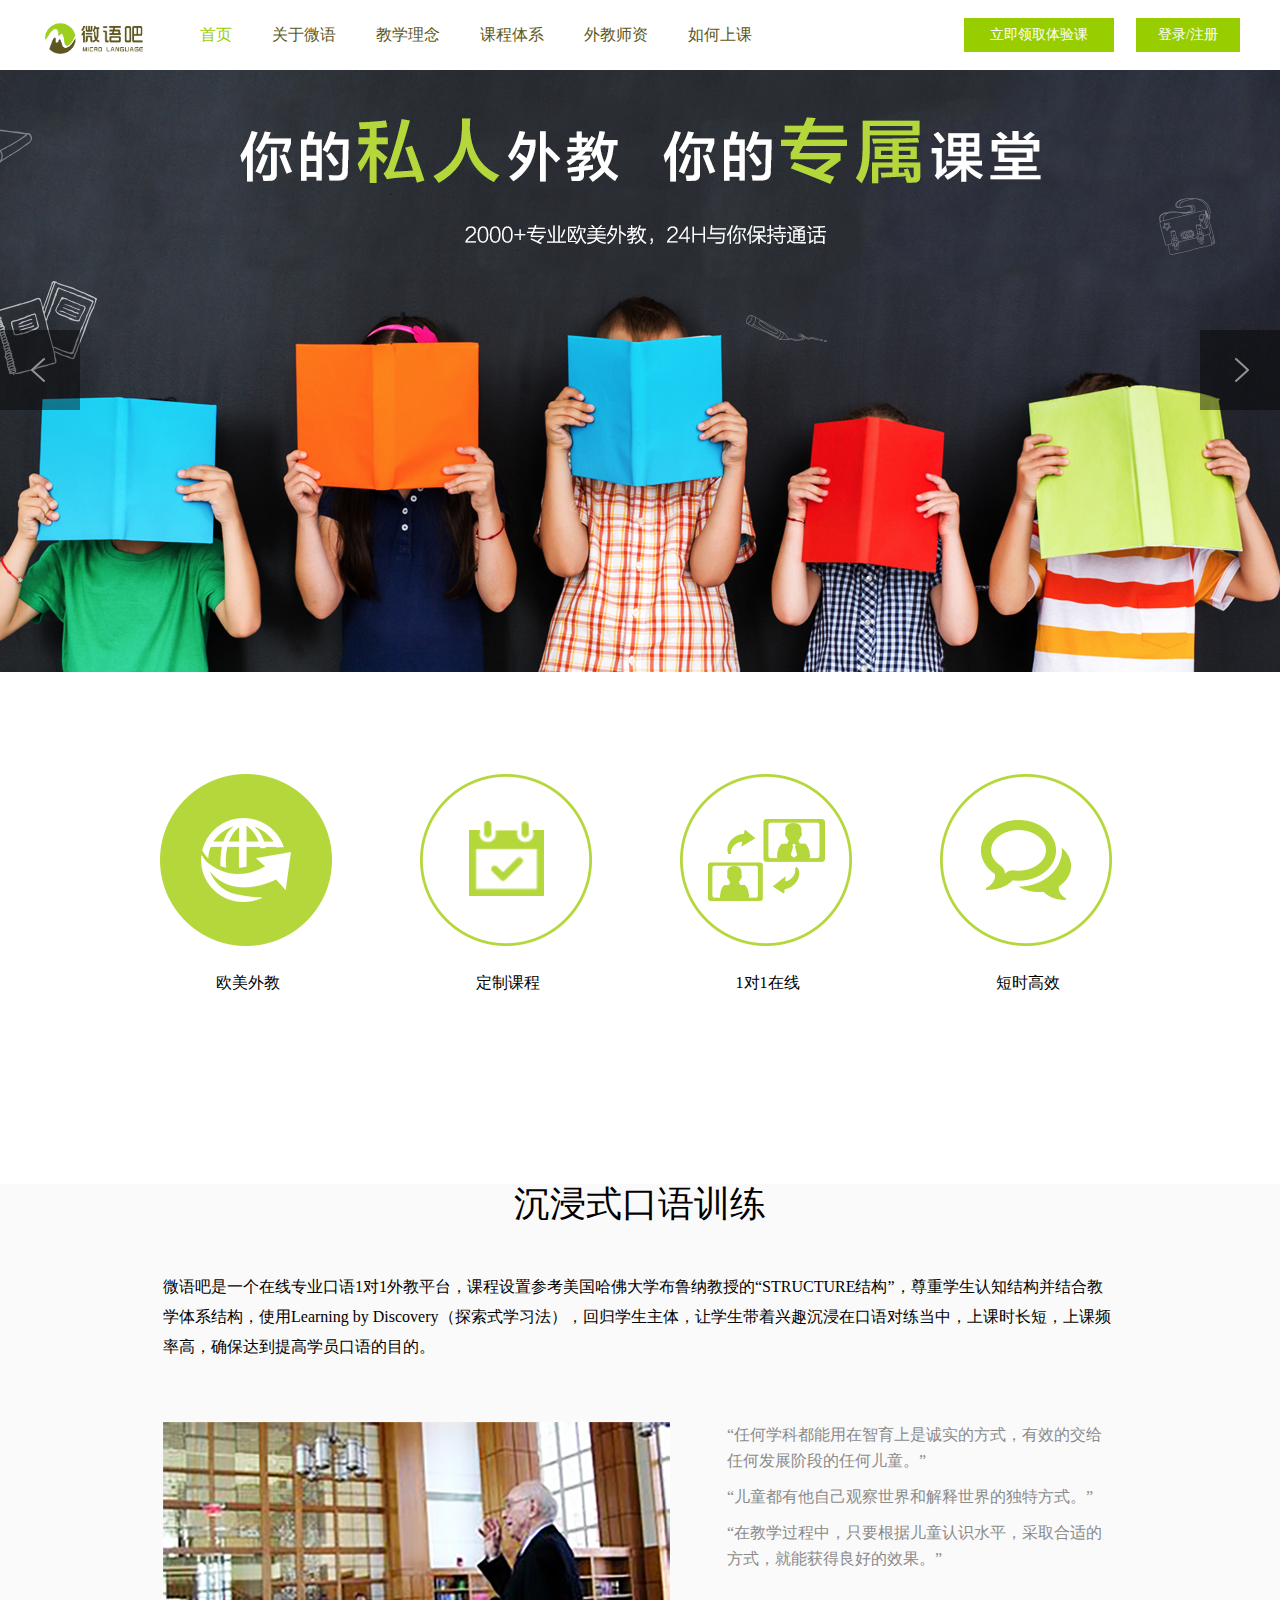
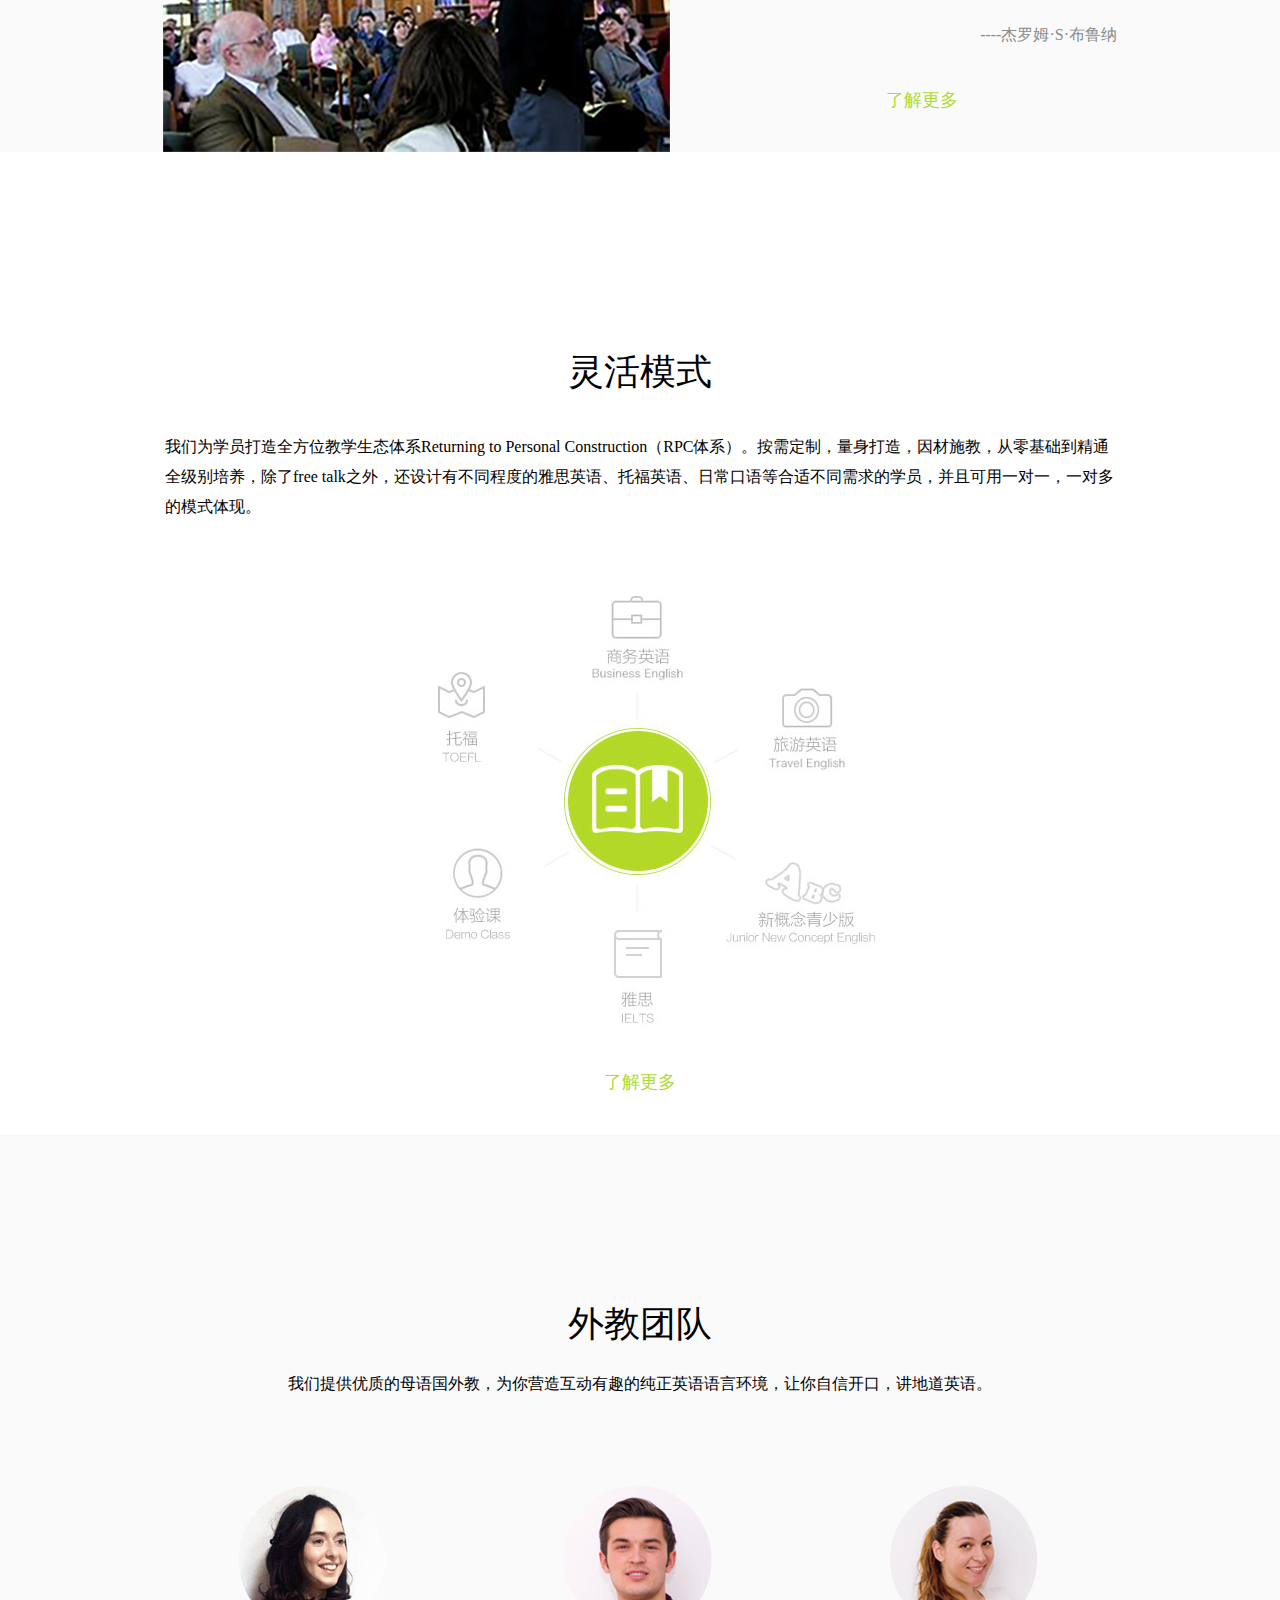
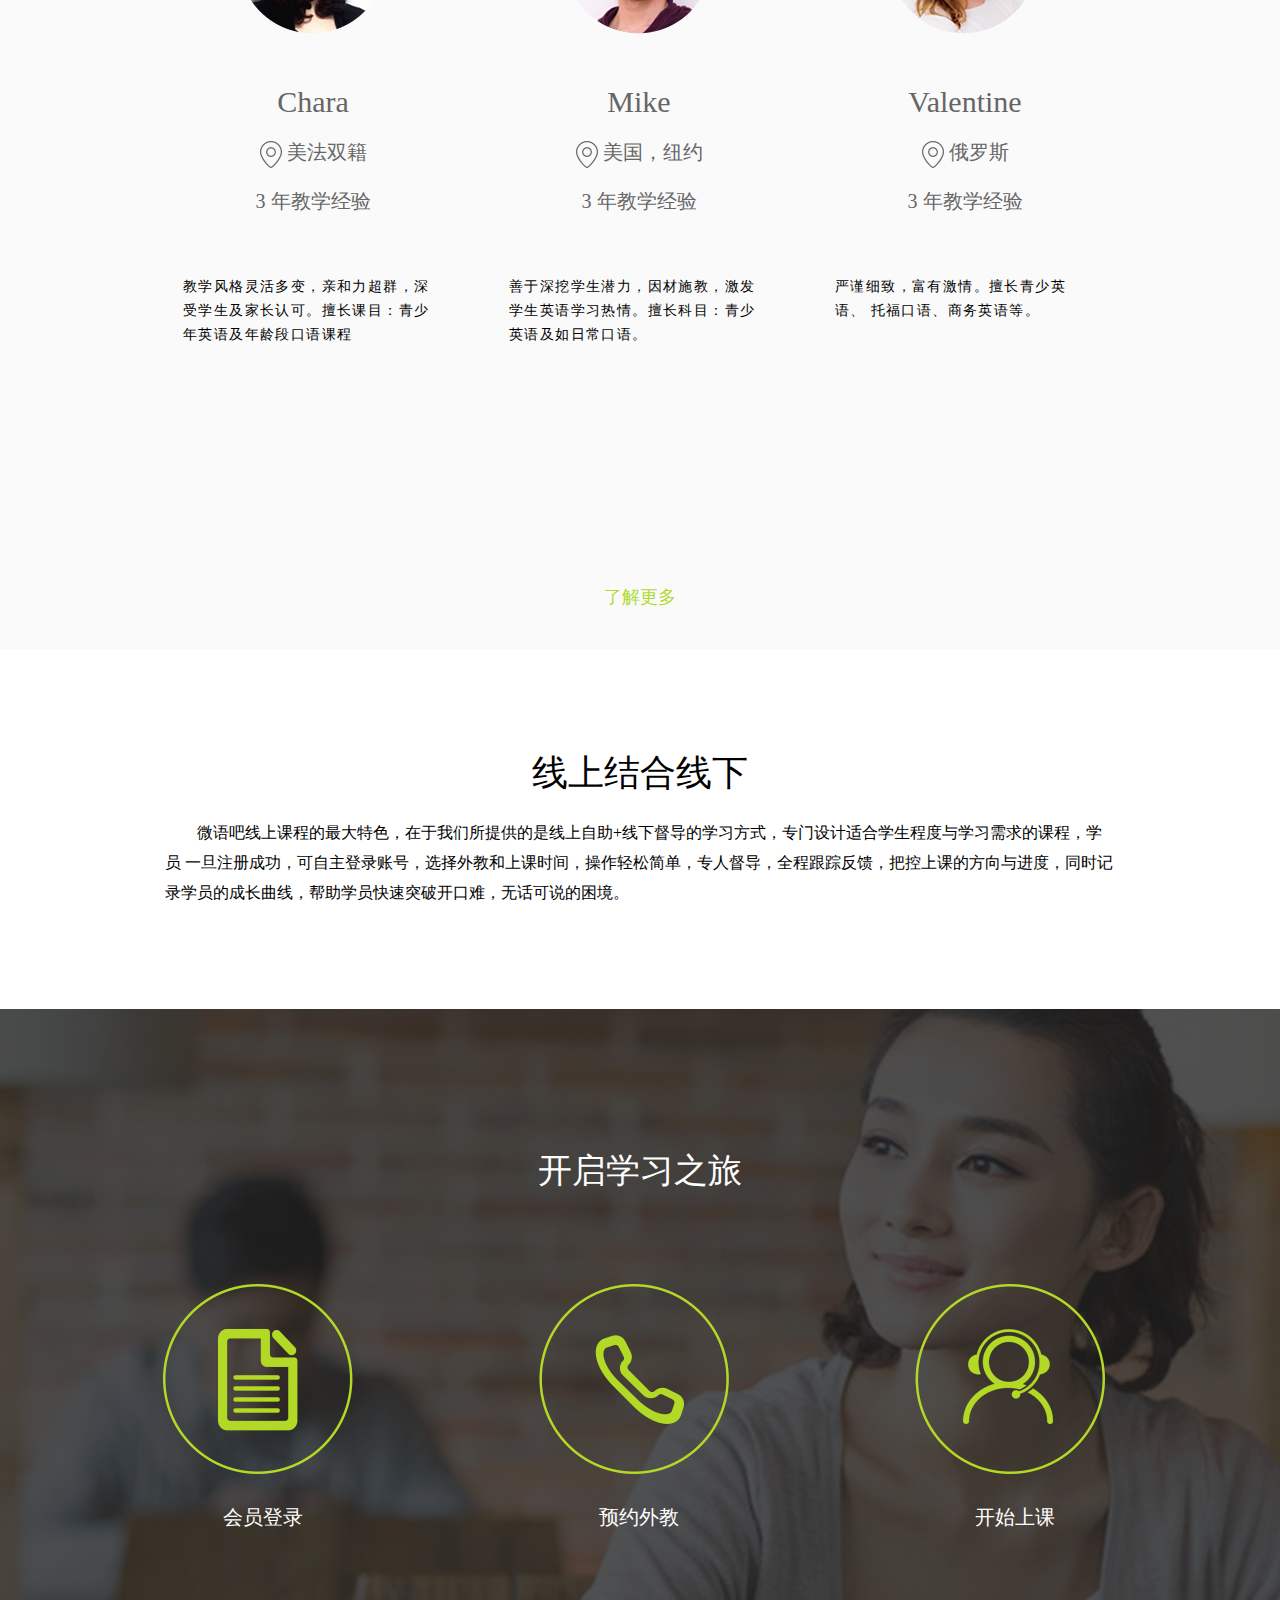
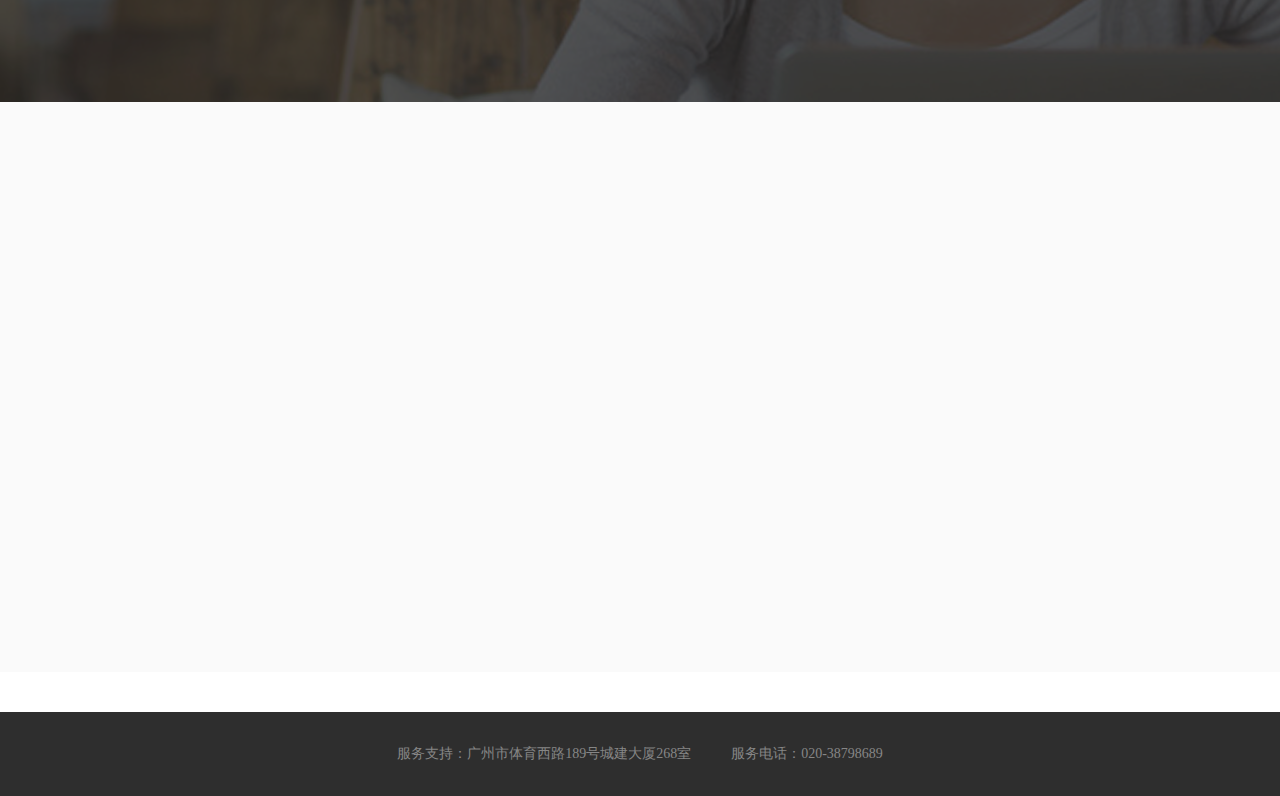
<file: index.html>
<!DOCTYPE html>
<html lang="en">
    <head>
        <title>微语首页-微语吧-在线专业口语1对1外教平台</title>
        <meta charset="utf-8">
        <meta http-equiv="X-UA-Compatible" content="IE=Edge,chrome=1"> 
        <link rel="stylesheet" type="text/css" href="css/common.css" />
        <link rel="stylesheet" type="text/css" href="css/index.css" />
        <script type="text/javascript" src="js/jquery.js"></script>
        <script type="text/javascript" src="js/common.js"></script>
        <script type="text/javascript" src="js/index.js"></script>
    </head>
    <body>
        <div class="main">
            <div class="header">
                <div class="top">
                    <div class="tops">
                        <div class="logo fl">
                            <img src="images/logo.png" alt="微语言" />
                        </div>
                        <div class="nav fl">
                            <ul>
                                <li><a href="#" class="acolor">首页</a></li>
                                <li><a href="aboutMeYou.html">关于微语</a></li>
                                <li><a href="teachingIdeas.html">教学理念</a></li>
                                <li><a href="teachingSystem.html">课程体系</a></li>
                                <li><a href="teacherStrength.html">外教师资</a></li>
                                <li><a href="howStudy.html">如何上课</a></li>
                            </ul>
                        </div>
                        <div class="button fr">
                            <p class="receive fl">立即领取体验课</p>
                            <p class="login fr">登录/注册</p>
                        </div>
                    </div>
                </div>
                <div class="toplun">
                    <ul class="toplunUl">
                        <li class="toplun1"></li>
                        <li class="toplun2"></li>
                        <li class="toplun3"></li>
                        <li class="toplun4"></li>
                        <li class="toplun1"></li>
                    </ul>
                    <div class="lunboBtn">
                        <img src="images/btnnleft.png" alt="" class="btnLeft"/>
                        <img src="images/btnnright.png" alt="" class="btnRight"/>    
                    </div>
                </div>
                <div class="lunbosList">
                    <ul>
                        <li>
                            <dl>
                                <dt>
                                    <img src="images/1z.png" alt="" />
                                </dt>
                                <dd>欧美外教</dd>
                            </dl>
                        </li>
                        <li class="marginLefts">
                            <dl>
                                <dt>
                                    <img src="images/2z.png" alt="" />
                                </dt>
                                <dd>定制课程</dd>
                            </dl>
                        </li>
                        <li class="marginLefts">
                            <dl>
                                <dt>
                                    <img src="images/3z.png" alt="" />
                                </dt>
                                <dd>1对1在线</dd>
                            </dl>
                        </li>
                        <li class="marginLefts">
                            <dl>
                                <dt>
                                    <img src="images/4z.png" alt="" />
                                </dt>
                                <dd>短时高效</dd>
                            </dl>
                        </li>
                    </ul>
                </div>
            </div>
            <div class="selec1">
                <div class="teachIdea">
                    <p class="teachIdeaHead">沉浸式口语训练</p>
                    <p class="IntroIdea">微语吧是一个在线专业口语1对1外教平台，课程设置参考美国哈佛大学布鲁纳教授的“STRUCTURE结构”，尊重学生认知结构并结合教学体系结构，使用Learning by Discovery（探索式学习法），回归学生主体，让学生带着兴趣沉浸在口语对练当中，上课时长短，上课频率高，确保达到提高学员口语的目的。</p>
                    <div class="imgText">
                        <div class="imgTextL fl">
                            <img src="images/imgText.png" alt="" />
                        </div>
                        <div class="imgTextR fr">
                            <p class="personalSpeak">“任何学科都能用在智育上是诚实的方式，有效的交给任何发展阶段的任何儿童。”</p>
                            <p class="personalSpeak personalSpeakMar10">“儿童都有他自己观察世界和解释世界的独特方式。”</p>
                            <p class="personalSpeak personalSpeakMar10">“在教学过程中，只要根据儿童认识水平，采取合适的方式，就能获得良好的效果。”</p>
                            <p class="personalSpeak personalSpeakMar50 personalSpeakRight">----杰罗姆·S·布鲁纳</p>
                            <p class="knowMore">了解更多</p>
                        </div>
                    </div>
                </div>
            </div>
            <div class="selec2">
                <div class="classSystem">
                    <p class="teachIdeaHead">灵活模式</p>
                    <!-- <ul>
                        <li class="systemLi1 fl">
                            <img src="images/circle.png" alt="" />
                            <span>丰富多样的课程体系</span>
                        </li>
                        <li class="systemLi2 fl">
                            <img src="images/circle.png" alt="" />
                            <span>选择最合适自己的</span>
                        </li>
                        <li class="systemLi3 fl">
                            <img src="images/circle.png" alt="" />
                            <span>或者我们按你的需求给你制定</span>
                        </li>
                    </ul> -->
                    <p class="teachIdeaContent">我们为学员打造全方位教学生态体系Returning to Personal Construction（RPC体系）。按需定制，量身打造，因材施教，从零基础到精通全级别培养，除了free talk之外，还设计有不同程度的雅思英语、托福英语、日常口语等合适不同需求的学员，并且可用一对一，一对多的模式体现。
                    </p>
                    <div class="systemImg">
                        <img src="images/课程体系.jpg" alt="" style="display:block;margin:0 auto;margin-top:50px;"/>
                    </div>
                    <p class="knowMore">了解更多</p>
                </div>
            </div>
            <div class="selec3">
                <div class="forginTeam">
                    <p class="teachIdeaHead">外教团队</p>
                    <p class="forginP">我们提供优质的母语国外教，为你营造互动有趣的纯正英语语言环境，让你自信开口，讲地道英语。</p>
                    <div class="teamIntro">
                        <ul>
                            <li>
                                <dl>
                                    <dt>
                                        <img src="images/chara.png" height="149" width="148" alt="" />
                                    </dt>
                                    <dd>
                                        <p class="tamName">Chara</p>
                                        <p class="team1">
                                            <img src="images/teaIcon.png" alt="" />
                                            <span>美法双籍</span>
                                        </p>
                                        <p class="ageYear">3 年教学经验</p>
                                        <p class="teamesIntro">教学风格灵活多变，亲和力超群，深受学生及家长认可。擅长课目：青少年英语及年龄段口语课程</p>
                                    </dd>
                                </dl>
                            </li>
                            <li class="marginLe">
                                <dl>
                                    <dt>
                                        <img src="images/mike.png" height="149" width="148" alt="" />
                                    </dt>
                                    <dd>
                                        <p class="tamName">Mike</p>
                                        <p class="team1">
                                            <img src="images/teaIcon.png" alt="" />
                                            <span>美国，纽约</span>
                                        </p>
                                        <p class="ageYear">3 年教学经验</p>
                                        <p class="teamesIntro">善于深挖学生潜力，因材施教，激发学生英语学习热情。擅长科目：青少 英语及如日常口语。</p>
                                    </dd>
                                </dl>
                            </li>
                            <li class="marginLe">
                                <dl>
                                    <dt>
                                        <img src="images/valtun.png" height="149" width="148" alt="" />
                                    </dt>
                                    <dd>
                                        <p class="tamName">Valentine</p>
                                        <p class="team1">
                                            <img src="images/teaIcon.png" alt="" />
                                            <span>俄罗斯</span>
                                        </p>
                                        <p class="ageYear">3 年教学经验</p>
                                        <p class="teamesIntro">严谨细致，富有激情。擅长青少英语、 托福口语、商务英语等。</p>
                                    </dd>
                                </dl>
                            </li>
                        </ul>
                    </div>
                    <p class="knowMore">了解更多</p>
                </div>
            </div>
            <div class="aboutUs">
                <p class="aboutUsHead">线上结合线下</p>
                <p class="aboutUsContent">微语吧线上课程的最大特色，在于我们所提供的是线上自助+线下督导的学习方式，专门设计适合学生程度与学习需求的课程，学员 一旦注册成功，可自主登录账号，选择外教和上课时间，操作轻松简单，专人督导，全程跟踪反馈，把控上课的方向与进度，同时记录学员的成长曲线，帮助学员快速突破开口难，无话可说的困境。</p>
            </div>
            <div class="studyStep">
                <div class="studyContent">
                    <p class="studyHead">开启学习之旅</p>
                    <ul>
                        <li>
                            <dl>
                                <dt>
                                    <img src="images/会员登录.png" alt="" />
                                </dt>
                                <dd>会员登录</dd>
                            </dl>
                        </li>
                        <li class="margins">
                            <dl>
                                <dt>
                                    <img src="images/预约外教.png" alt="" />
                                </dt>
                                <dd>预约外教</dd>
                            </dl>
                        </li>
                        <li class="margins">
                            <dl>
                                <dt>
                                    <img src="images/开始上课.png" alt="" />
                                </dt>
                                <dd>开始上课</dd>
                            </dl>
                        </li>
                    </ul>   
                </div>    
            </div>
            <div class="ts-con4">
                <div class="con4-box">
                    <img id="img4" class="amen fl" src="images/1首页.png" alt="" width="541" height="320" style="margin-top:78px;"/>
                    <div id="text4" class="coverLogin fl">
                        <p class="formList">现在就开启全新的学习体验</p>
                        <div class="formName">
                            <input type="text" name="" id="formName" />
                            <label for="formName" class="label1">您的姓名</label>
                        </div>
                        <div class="EngLishLev">
                            <p class="label1">英语水平 |</p>
                            <div class="selEngLev">
                                <span id="LevText1"></span>
                                <img src="images/selectDown.png"   class="fr imgVertical" alt ="" />
                            </div>
                            <div class="selLevList">
                                <p>零基础</p>
                                <p>入门</p>
                                <p>小学</p>
                                <p>初中</p>
                                <p>高中</p>
                                <p>大学</p>
                                <p>精通</p>
                                <p>不确定</p>
                            </div>
                        </div>
                        <div class="FormPhone">
                            <p class="label1">您的手机 |</p>
                            <p class="fr usePhone">
                                <span class="fl fontSize6" style="margin-top:-1px;">+86</span>
                                <input type="text" name="" id="formPhone" class="fl"/>
                            </p>
                        </div>
                        <div class="sexAndEge">
                            <div class="sex fl">
                                <p class="label1">性别</p>
                                <div class="sexLev">
                                    <span id="sexText1" class="fontSize6 lineHeight"></span>
                                    <img src="images/selectDown.png" alt="" class="fr imgVertical"/>
                                </div>
                                <div class="sexes">
                                    <p>男</p>
                                    <p>女</p>
                                </div>
                            </div>
                            <div class="age fr">
                                <p class="label1">年龄</p>
                                <div class="ageLev">
                                    <span id="ageText1" class="fontSize6"></span>
                                    <img src="images/selectDown.png" alt="" class="fr imgVertical"/>
                                </div>
                                <div class="agees">
                                </div>
                            </div>
                        </div>
                        <p class="rightAll"></p>
                        <div class="experBtn">立即体验</div>
                    </div>
                </div>
            </div>
            <div class="footer">
                <div class="aboutUs-online">
                    <div class="aboutUs-onlines">
                        <div class="aboutUs-onlineLeft fl">
                            <p class="aboutUs-pTotal">友情链接</p>
                            <p class="aboutUs-p1">泰德智库：<a href="http://www.meyouedu.com" target="_blank">www.meyouedu.com</a></p>
                            <p class="aboutUs-p1">英国金砖G5项目：<a href="http://www.g5edu.com" target="_blank">www.g5edu.com</a></p>
                            <p class="aboutUs-p1">中国教育服务中心广东分公司：<a href="http://www.gdcesc.com.cn/index.asp" target="_blank">http://www.gdcesc.com.cn/index.asp</a></p>
                        </div> 
                        <div class="aboutUs-onlineRight fr">
                            <div class="aboutUs-Code"></div>
                            <p class="cleanCode">扫码关注微语教育</p>
                        </div>    
                    </div>
                </div>
                <div class="footerContent">
                    <p class="fl">Copyright &copy;微语教育集团</p>
                    <p class="fr"><span class="marginRight">服务支持：广州市体育西路189号城建大厦268室</span><span>服务电话：020-38798689</span></p>    
                </div>
            </div>
            <div class="rightNav">
                <div class="lNav fl">
                    <ul>
                        <li>
                            <div class="navPosition firstd">
                                <img src="images/ios.png" alt="" />
                                <p class="nav1p">扫一扫，在手机上课</p>
                            </div>   
                        </li>
                        <li>
                            <div class="navPosition seond">
                                <img src="images/ios.png" alt="" />
                                <p class="nav1p">扫一扫，在手机上课</p>    
                            </div>
                        </li>
                        <li>
                            <div class="navPosition third">
                                <img src="images/loadings.png" height="42" width="164" alt="" style="cursor:pointer;"/>
                            </div>
                        </li>
                        <li>
                            <div class="navPosition foured">
                                <img src="images/phoneses.png" height="42" width="246" alt="" />
                                <p class="nav4p">
                                    <span class="nav4Span">请拨打咨询热线</span>
                                    <span class="nav4Spans">400-066-9696</span>
                                </p>
                            </div>
                        </li>
                    </ul>
                </div>
                <div class="rNav fr">
                    <ul>
                        <li>
                            <img src="images/apple.png" alt="" />
                        </li>
                        <li>
                            <img src="images/anzhuo.png" alt="" />
                        </li>
                        <li>
                            <img src="images/pc.png" alt="" />
                        </li>
                        <li>
                            <img src="images/phones.png" alt="" />
                        </li>
                    </ul>
                </div>    
            </div>   
        </div>
        <div class="cover"></div>
        <div class="covers">
            <div class="coversContent">
                <img src="images/coverTea.png" alt="" class="fl"/>
                <div class="coverLogin fl">
                    <p class="formList">现在就开启全新的学习体验</p>
                    <div class="formName">
                        <input type="text" name="" id="formName" />
                        <label for="formName" class="label1">您的姓名</label>
                    </div>
                    <div class="EngLishLev">
                        <p class="label1">英语水平 |</p>
                        <div class="selEngLev">
                            <span id="LevText"></span>
                            <img src="images/selectDown.png"   class="fr imgVertical" alt="" />
                        </div>
                        <div class="selLevList">
                            <p>零基础</p>
                            <p>入门</p>
                            <p>小学</p>
                            <p>初中</p>
                            <p>高中</p>
                            <p>大学</p>
                            <p>精通</p>
                            <p>不确定</p>
                        </div>
                    </div>
                    <div class="FormPhone">
                        <p class="label1">您的手机 |</p>
                        <p class="fr usePhone">
                            <span class="fl fontSize6" style="margin-top:-1px;">+86</span>
                            <input type="text" name="" id="formPhone" class="fl"/>
                        </p>
                    </div>
                    <div class="sexAndEge">
                        <div class="sex fl">
                            <p class="label1">性别</p>
                            <div class="sexLev">
                                <span id="sexText" class="fontSize6 lineHeight"></span>
                                <img src="images/selectDown.png" alt="" class="fr imgVertical"/>
                            </div>
                            <div class="sexes">
                                <p>男</p>
                                <p>女</p>
                            </div>
                        </div>
                        <div class="age fr">
                            <p class="label1">年龄</p>
                            <div class="ageLev">
                                <span id="ageText" class="fontSize6"></span>
                                <img src="images/selectDown.png" alt="" class="fr imgVertical"/>
                            </div>
                            <div class="agees">
                            </div>
                        </div>
                    </div>
                    <!-- <p class="rightAll">请正确填写</p> -->
                    <div class="experBtn">立即体验</div>
                </div>
                <div class="closeBtn fr"></div>
            </div>
            <div class="coverNext">
                <p class="cov1">您已成功申请免费体验课</p>
                <p class="cov2">我们的课程顾问将会联系您。请确保您的手机处于开机状态，注意接听来电，课程顾问将会解答您的疑问。</p>
                <p class="cov3">初始密码为输入的手机号</p>
                <div class="sucessBtn">进入学习中心</div>
                <div class="closeButton"></div>    
            </div>
        </div>
        <div class="register">
            <div class="actionSuce">
                <div class="registerHead">
                    <img src="images/whiteCloseBtn.png" alt="" />
                </div>
                <div class="tabReg">
                    <div class="tabRegHead">
                        <p class="fl sign addTabColorBg">登录</p>
                        <p class="fl enroll">注册</p>
                    </div>
                    <div class="tabRegText">
                        <div class="signText">
                            <div class="phoneNumber">
                                <input type="text" name="" value="" placeholder="请输入您的手机号码">
                            </div>
                            <div class="pushPassword">
                                <input type="password" name="" value="" placeholder="请输入密码">
                            </div>
                            <div class="verCode">
                                <div class="verCodeText">
                                    <input type="text" name="" value="" placeholder="请输入验证码">
                                    <p class="btnGetVer">获取验证码</p>   
                                </div>
                            </div>
                            <p class="missPwd"><a href="psdReturn.html" target="_blank">忘记密码？</a></p>
                            <p class="errors"></p>
                            <div class="enterBtn">进入个人中心</div>
                        </div>
                        <div class="enrollText">
                            <div class="phoneNumber">
                                <input type="text" name="" value="" placeholder="请填写手机号获得上课信息">
                            </div>
                            <div class="pushPassword">
                                <input type="password" name="" value="" placeholder="请设置6-20位英文、数字组合密码">
                            </div>
                            <div class="verCode">
                                <div class="verCodeText">
                                    <input type="text" name="" value="" placeholder="请输入邀请码">
                                    <p class="btnGetVer">获取验证码</p>   
                                </div>
                            </div>
                            <p class="errors"></p>
                            <div class="enterBtn">确定</div>
                        </div>   
                    </div>
                </div>    
            </div>
            <div class="sucessAct">
                <div class="sucImg">
                    <img src="images/sucessImg.png" height="168" width="168" alt="" />
                </div>
                <p class="messes">信息已提交成功</p>
                <p class="contlect">您的专属顾问将很快与您联系</p>
                <div class="downBtn"></div>    
            </div>
        </div>
    </body>
</html>
</file>
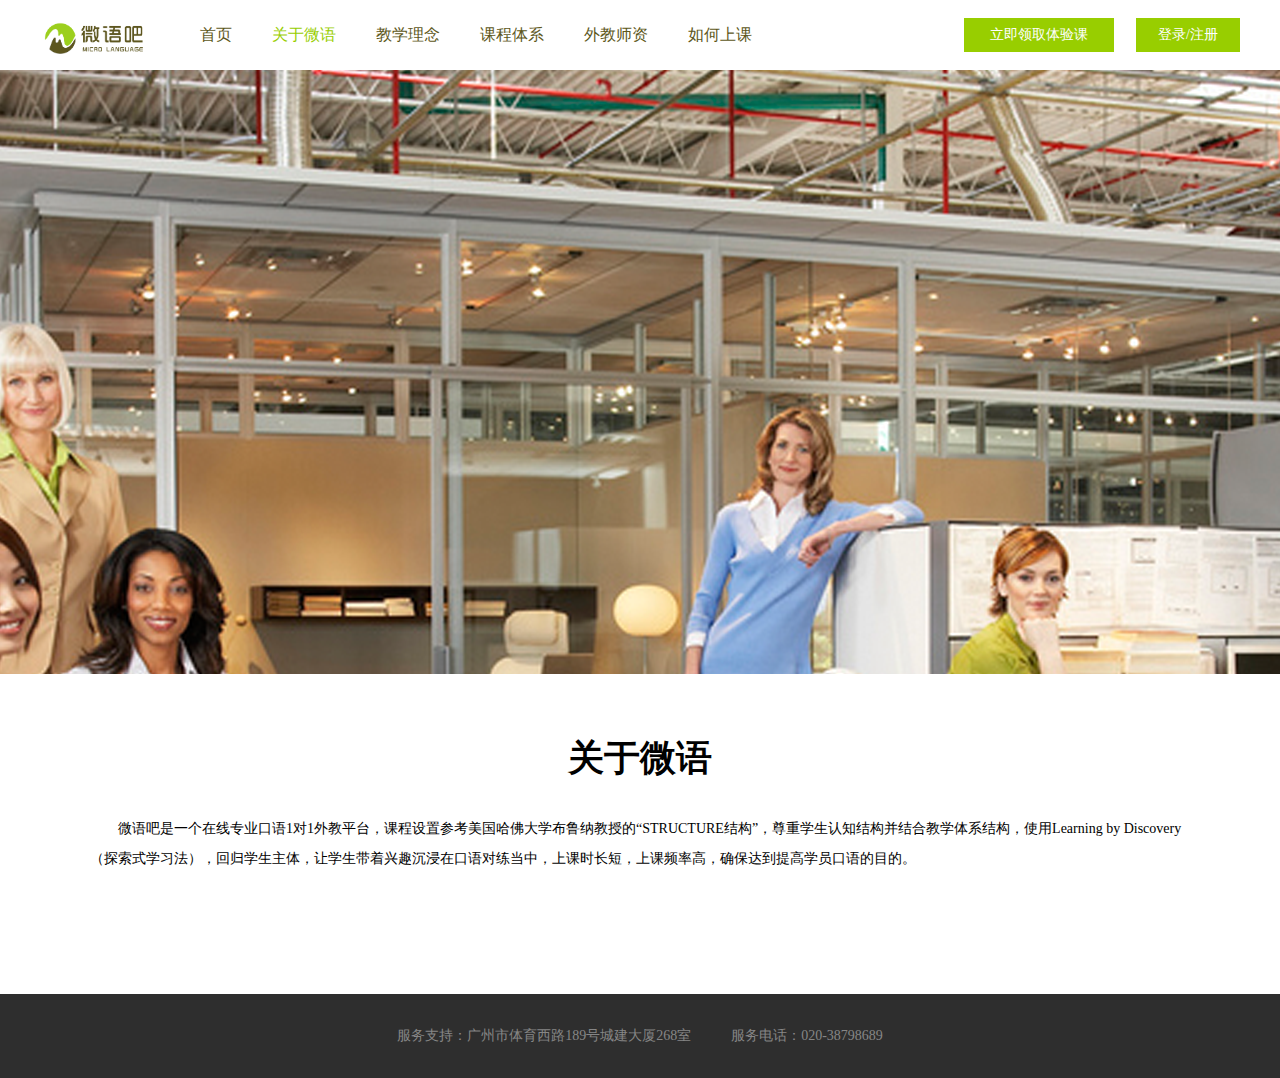
<file: aboutMeYou.html>
<!DOCTYPE html>
<html lang="en">
    <head>
        <title>关于微语-微语吧-在线专业口语1对1外教平台</title>
        <meta charset="utf-8">
        <link rel="stylesheet" type="text/css" href="css/common.css" />
        <link rel="stylesheet" href="css/aboutMeYou.css" />
        <script src="js/jquery.js" type="text/javascript"></script>
        <script type="text/javascript" src="js/common.js"></script>
    </head>
    <body>
        <div class="main">
            <div class="header">
                <div class="top">
                    <div class="tops">
                        <div class="logo fl">
                            <img src="images/logo.png" alt="微语言" />
                        </div>
                        <div class="nav fl">
                            <ul>
                                <li><a href="index.html">首页</a></li>
                                <li><a href="#" class="acolor">关于微语</a></li>
                                <li><a href="teachingIdeas.html">教学理念</a></li>
                                <li><a href="teachingSystem.html">课程体系</a></li>
                                <li><a href="teacherStrength.html">外教师资</a></li>
                                <li><a href="howStudy.html">如何上课</a></li>
                            </ul>
                        </div>
                        <div class="button fr">
                            <p class="receive fl">立即领取体验课</p>
                            <p class="login fr">登录/注册</p>
                        </div>
                    </div>
                </div>
                <div class="toplun">
                    <div class="banner">
                
                    </div>    
                </div>
            </div>
            <div class="aboutUs-Content">
                <div class="aboutUs-P">
                    <p class="aboutUs-Title">关于微语</p>
                    <p class="aboutUs-TitleIntro">微语吧是一个在线专业口语1对1外教平台，课程设置参考美国哈佛大学布鲁纳教授的“STRUCTURE结构”，尊重学生认知结构并结合教学体系结构，使用Learning by Discovery（探索式学习法），回归学生主体，让学生带着兴趣沉浸在口语对练当中，上课时长短，上课频率高，确保达到提高学员口语的目的。</p>
                    <div class="aboutUs-parnter">
                        <p class="aboutUs-parnterP">
                            <span class="fl">中国教育服务中心（广东）</span>
                            <span class="fr">广州市英澜教育咨询有限公司</span>
                        </p>
                        <p class="aboutUs-parnterP">
                            <span class="fl">美国达拉斯泰德国际人才顾问公司</span>
                            <span class="fr">美国四校联合推广办公室</span>
                        </p>
                        <p class="aboutUs-parnterP">
                            <span class="fl">英国金砖G5项目组</span>
                            <span class="fr">英国罗所大学集团项目组</span>
                        </p>
                        <p class="aboutUs-parnterP">
                            <span class="fl">加拿大特色留学项目组</span>
                            <span class="fr">西班牙大学联盟项目组</span>
                        </p>
                        <p class="aboutUs-parnterP">
                            <span class="fl">微语位于专业外教1对1项目组</span>
                        </p>
                    </div>
                </div> 
                   
            </div>
            <div class="footer">
                <div class="aboutUs-online">
                    <div class="aboutUs-onlines">
                        <div class="aboutUs-onlineLeft fl">
                            <p class="aboutUs-pTotal">友情链接</p>
                            <p class="aboutUs-p1">泰德智库：<a href="http://www.meyouedu.com" target="_blank">www.meyouedu.com</a></p>
                            <p class="aboutUs-p1">英国金砖G5项目：<a href="http://www.g5edu.com" target="_blank">www.g5edu.com</a></p>
                            <p class="aboutUs-p1">中国教育服务中心广东分公司：<a href="http://www.gdcesc.com.cn/index.asp" target="_blank">http://www.gdcesc.com.cn/index.asp</a></p>
                        </div> 
                        <div class="aboutUs-onlineRight fr">
                            <div class="aboutUs-Code"></div>
                            <p class="cleanCode">扫码关注微语教育</p>
                        </div>    
                    </div>
                </div>
                <div class="footerContent">
                    <p class="fl">Copyright &copy;微语教育集团</p>
                    <p class="fr"><span class="marginRight">服务支持：广州市体育西路189号城建大厦268室</span><span>服务电话：020-38798689</span></p>    
                </div>
            </div>
            <div class="rightNav">
                <div class="lNav fl">
                    <ul> 
                        <li>
                            <div class="navPosition firstd">
                                <img src="images/ios.png" alt="" />
                                <p class="nav1p">扫一扫，在手机上课</p>
                            </div>   
                        </li>
                        <li>
                            <div class="navPosition seond">
                                <img src="images/ios.png" alt="" />
                                <p class="nav1p">扫一扫，在手机上课</p>    
                            </div>
                        </li>
                        <li>
                            <div class="navPosition third">
                                <img src="images/loadings.png" height="42" width="164" alt="" style="cursor:pointer;"/>
                            </div>
                        </li>
                        <li>
                            <div class="navPosition foured">
                                <img src="images/phoneses.png" height="42" width="246" alt="" />
                                <p class="nav4p">
                                    <span class="nav4Span">请拨打咨询热线</span>
                                    <span class="nav4Spans">400-066-9696</span>
                                </p>
                            </div>
                        </li>
                    </ul>
                </div>
                <div class="rNav fr">
                    <ul>
                        <li>
                            <img src="images/apple.png" alt="" />
                        </li>
                        <li>
                            <img src="images/anzhuo.png" alt="" />
                        </li>
                        <li>
                            <img src="images/pc.png" alt="" />
                        </li>
                        <li>
                            <img src="images/phones.png" alt="" />
                        </li>
                    </ul>
                </div>    
            </div>   
        </div>
        <div class="cover"></div>
        <div class="covers">
            <div class="coversContent">
                <img src="images/coverTea.png" alt="" class="fl"/>
                <div class="coverLogin fl">
                    <p class="formList">现在就开启全新的学习体验</p>
                    <div class="formName">
                        <input type="text" name="" id="formName" />
                        <label for="formName" class="label1">您的姓名</label>
                    </div>
                    <div class="EngLishLev">
                        <p class="label1">英语水平 |</p>
                        <div class="selEngLev">
                            <span id="LevText"></span>
                            <img src="images/selectDown.png"   class="fr imgVertical" alt="" />
                        </div>
                        <div class="selLevList">
                            <p>零基础</p>
                            <p>入门</p>
                            <p>小学</p>
                            <p>初中</p>
                            <p>高中</p>
                            <p>大学</p>
                            <p>精通</p>
                            <p>不确定</p>
                        </div>
                    </div>
                    <div class="FormPhone">
                        <p class="label1">您的手机 |</p>
                        <p class="fr usePhone">
                            <span class="fl fontSize6" style="margin-top:-1px;">+86</span>
                            <input type="text" name="" id="formPhone" class="fl"/>
                        </p>
                    </div>
                    <div class="sexAndEge">
                        <div class="sex fl">
                            <p class="label1">性别</p>
                            <div class="sexLev">
                                <span id="sexText" class="fontSize6 lineHeight"></span>
                                <img src="images/selectDown.png" alt="" class="fr imgVertical"/>
                            </div>
                            <div class="sexes">
                                <p>男</p>
                                <p>女</p>
                            </div>
                        </div>
                        <div class="age fr">
                            <p class="label1">年龄</p>
                            <div class="ageLev">
                                <span id="ageText" class="fontSize6"></span>
                                <img src="images/selectDown.png" alt="" class="fr imgVertical"/>
                            </div>
                            <div class="agees">
                            </div>
                        </div>
                    </div>
                    <!-- <p class="rightAll">请正确填写</p> -->
                    <div class="experBtn">立即体验</div>
                </div>
                <div class="closeBtn fr"></div>
            </div>
            <div class="coverNext">
                <p class="cov1">您已成功申请免费体验课</p>
                <p class="cov2">我们的课程顾问将会联系您。请确保您的手机处于开机状态，注意接听来电，课程顾问将会解答您的疑问。</p>
                <p class="cov3">初始密码为输入的手机号</p>
                <div class="sucessBtn">进入学习中心</div>
                <div class="closeButton"></div>    
            </div>
        </div>
        <div class="register">
            <div class="actionSuce">
                <div class="registerHead">
                    <img src="images/whiteCloseBtn.png" alt="" />
                </div>
                <div class="tabReg">
                    <div class="tabRegHead">
                        <p class="fl sign addTabColorBg">登录</p>
                        <p class="fl enroll">注册</p>
                    </div>
                    <div class="tabRegText">
                        <div class="signText">
                            <div class="phoneNumber">
                                <input type="text" name="" value="" placeholder="请输入您的手机号码">
                            </div>
                            <div class="pushPassword">
                                <input type="password" name="" value="" placeholder="请输入密码">
                            </div>
                            <div class="verCode">
                                <div class="verCodeText">
                                    <input type="text" name="" value="" placeholder="请输入验证码">
                                    <p class="btnGetVer">获取验证码</p>   
                                </div>
                            </div>
                            <p class="missPwd"><a href="psdReturn.html" target="_blank">忘记密码？</a></p>
                            <p class="errors"></p>
                            <div class="enterBtn">进入个人中心</div>
                        </div>
                        <div class="enrollText">
                            <div class="phoneNumber">
                                <input type="text" name="" value="" placeholder="请填写手机号获得上课信息">
                            </div>
                            <div class="pushPassword">
                                <input type="password" name="" value="" placeholder="请设置6-20位英文、数字组合密码">
                            </div>
                            <div class="verCode">
                                <div class="verCodeText">
                                    <input type="text" name="" value="" placeholder="请输入邀请码">
                                    <p class="btnGetVer">获取验证码</p>   
                                </div>
                            </div>
                            <p class="errors"></p>
                            <div class="enterBtn">确定</div>
                        </div>   
                    </div>
                </div>    
            </div>
            <div class="sucessAct">
                <div class="sucImg">
                    <img src="images/sucessImg.png" height="168" width="168" alt="" />
                </div>
                <p class="messes">信息已提交成功</p>
                <p class="contlect">您的专属顾问将很快与您联系</p>
                <div class="downBtn"></div>    
            </div>
        </div>
    </body>
</html>
</file>
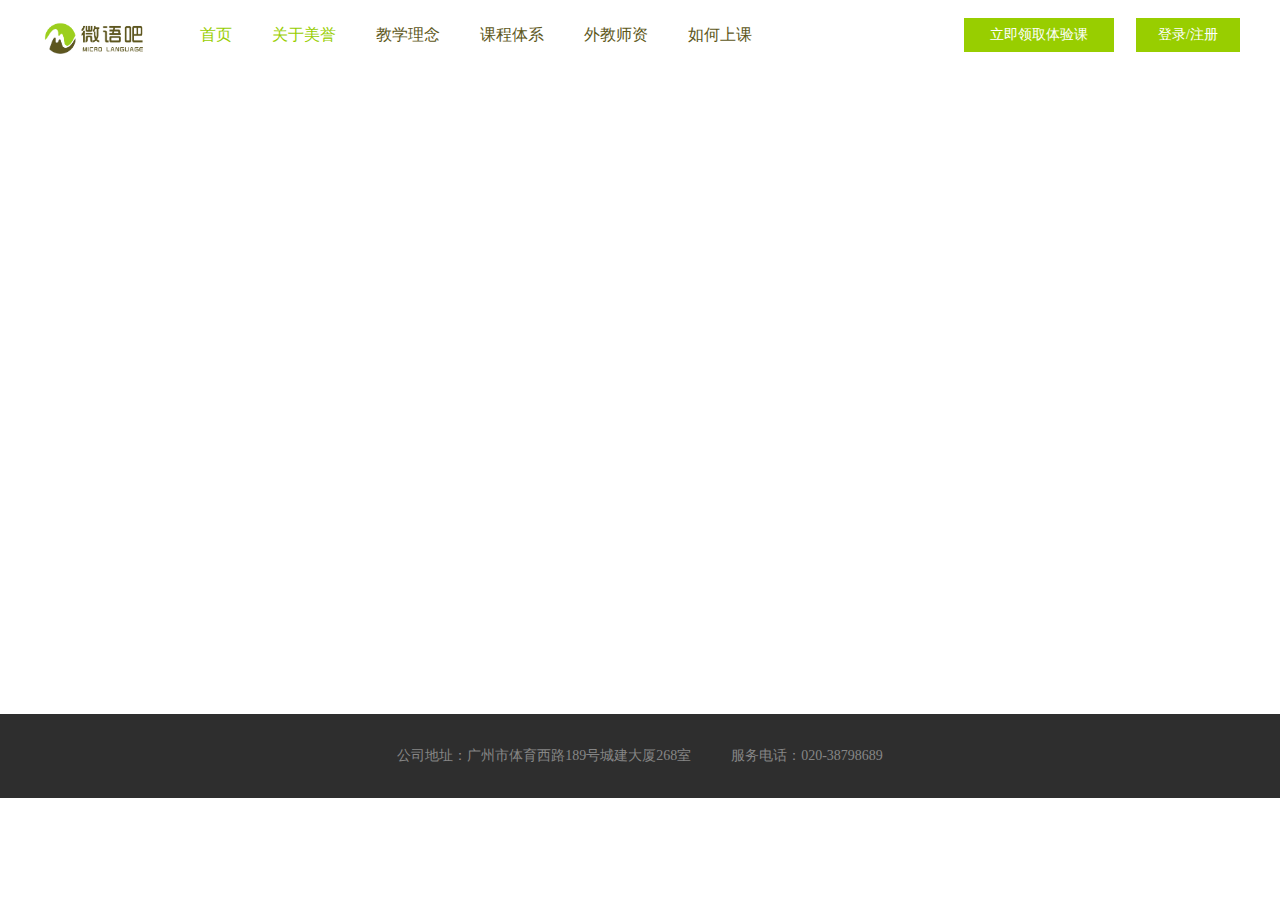
<file: common.html>
<!DOCTYPE html>
<html lang="en">
    <head>
        <title>微语言</title>
        <meta charset="utf-8">
        <link rel="stylesheet" type="text/css" href="css/common.css" />
        <script type="text/javascript" src="js/jquery.js"></script>
        <script type="text/javascript" src="js/common.js"></script>
    </head>
    <body>
        <div class="main">
            <div class="header">
                <div class="top">
                    <div class="tops">
                        <div class="logo fl">
                            <img src="images/logo.png" alt="微语言" />
                        </div>
                        <div class="nav fl">
                            <ul>
                                <li><a href="" class="acolor">首页</a></li>
                                <li><a href="#" class="acolor">关于美誉</a></li>
                                <li><a href="">教学理念</a></li>
                                <li><a href="">课程体系</a></li>
                                <li><a href="">外教师资</a></li>
                                <li><a href="">如何上课</a></li>
                            </ul>
                        </div>
                        <div class="button fr">
                            <p class="receive fl">立即领取体验课</p>
                            <p class="login fr">登录/注册</p>
                        </div>
                    </div>
                </div>
                <div class="toplun">
                    
                </div>
            </div>
            <div class="footer">
                <div class="aboutUs-online">
                    <div class="aboutUs-onlines">
                        <div class="aboutUs-onlineLeft fl">
                            <p class="aboutUs-pTotal">友情链接</p>
                            <p class="aboutUs-p1">泰德智库：<a href="http://www.meyouedu.com" target="_blank">www.meyouedu.com</a></p>
                            <p class="aboutUs-p1">英国金砖G5项目：<a href="http://www.g5edu.com" target="_blank">www.g5edu.com</a></p>
                            <p class="aboutUs-p1">中国教育服务中心广东分公司：<a href="http://www.gdcesc.com.cn/index.asp" target="_blank">http://www.gdcesc.com.cn/index.asp</a></p>
                        </div> 
                        <div class="aboutUs-onlineRight fr">
                            <div class="aboutUs-Code"></div>
                            <p class="cleanCode">扫码关注美誉教育</p>
                        </div>    
                    </div>
                </div>
                <div class="footerContent">
                    <p class="fl">Copyright &copy;美育教育集团</p>
                    <p class="fr"><span class="marginRight">公司地址：广州市体育西路189号城建大厦268室</span><span>服务电话：020-38798689</span></p>    
                </div>
            </div>   
        </div>
        <div class="cover"></div>
        <div class="covers">
            <div class="coversContent">
                <img src="images/coverTea.png" alt="" class="fl"/>
                <div class="coverLogin fl">
                    <p class="formList">现在就开启全新的学习体验</p>
                    <div class="formName">
                        <input type="text" name="" id="formName" />
                        <label for="formName" class="label1">您的姓名</label>
                    </div>
                    <div class="EngLishLev">
                        <p class="label1">英语水平 |</p>
                        <div class="selEngLev">
                            <span id="LevText"></span>
                            <img src="images/selectDown.png"   class="fr imgVertical" alt="" />
                        </div>
                        <div class="selLevList">
                            <p>新手级</p>
                            <p>青铜级</p>
                            <p>白银级</p>
                        </div>
                    </div>
                    <div class="FormPhone">
                        <p class="label1">您的手机 |</p>
                        <p class="fr usePhone">
                            <span class="fl fontSize6" style="margin-top:-1px;">+86</span>
                            <input type="text" name="" id="formPhone" class="fl"/>
                        </p>
                    </div>
                    <div class="sexAndEge">
                        <div class="sex fl">
                            <p class="label1">性别</p>
                            <div class="sexLev">
                                <span id="sexText" class="fontSize6 lineHeight"></span>
                                <img src="images/selectDown.png" alt="" class="fr imgVertical"/>
                            </div>
                            <div class="sexes">
                                <p>男</p>
                                <p>女</p>
                            </div>
                        </div>
                        <div class="age fr">
                            <p class="label1">年龄</p>
                            <div class="ageLev">
                                <span id="ageText" class="fontSize6"></span>
                                <img src="images/selectDown.png" alt="" class="fr imgVertical"/>
                            </div>
                            <div class="agees">
                            </div>
                        </div>
                    </div>
                    <p class="rightAll">请正确填写</p>
                    <div class="experBtn">立即体验</div>
                </div>
                <div class="closeBtn fr"></div></div>
        </div>
        <div class="register">
            <div class="registerHead">
                <img src="images/whiteCloseBtn.png" alt="" />
            </div>
            <div class="tabReg">
                <div class="tabRegHead">
                    <p class="fl sign addTabColorBg">登录</p>
                    <p class="fl enroll">注册</p>
                </div>
                <div class="tabRegText">
                    <div class="signText">
                        <div class="phoneNumber">
                            <input type="text" name="" value="" placeholder="请输入您的手机号码">
                        </div>
                        <div class="pushPassword">
                            <input type="password" name="" value="" placeholder="请输入密码">
                        </div>
                        <div class="verCode">
                            <div class="verCodeText">
                                <input type="text" name="" value="" placeholder="请输入验证码">
                                <p class="btnGetVer">获取验证码</p>   
                            </div>
                        </div>
                        <p class="missPwd">忘记密码？</p>
                        <p class="errors"></p>
                        <div class="enterBtn">进入个人中心</div>
                    </div>
                    <div class="enrollText">
                        <div class="phoneNumber">
                            <input type="text" name="" value="" placeholder="请填写手机号获得上课信息">
                        </div>
                        <div class="pushPassword">
                            <input type="password" name="" value="" placeholder="请设置6-20位英文、数字组合密码">
                        </div>
                        <div class="verCode">
                            <div class="verCodeText">
                                <input type="text" name="" value="" placeholder="请输入邀请码">
                                <p class="btnGetVer">获取验证码</p>   
                            </div>
                        </div>
                        <p class="errors"></p>
                        <a href=""><div class="enterBtn">确定</div></a>
                    </div>   
                </div>
            </div>
        </div>
    </body>
</html>
</file>
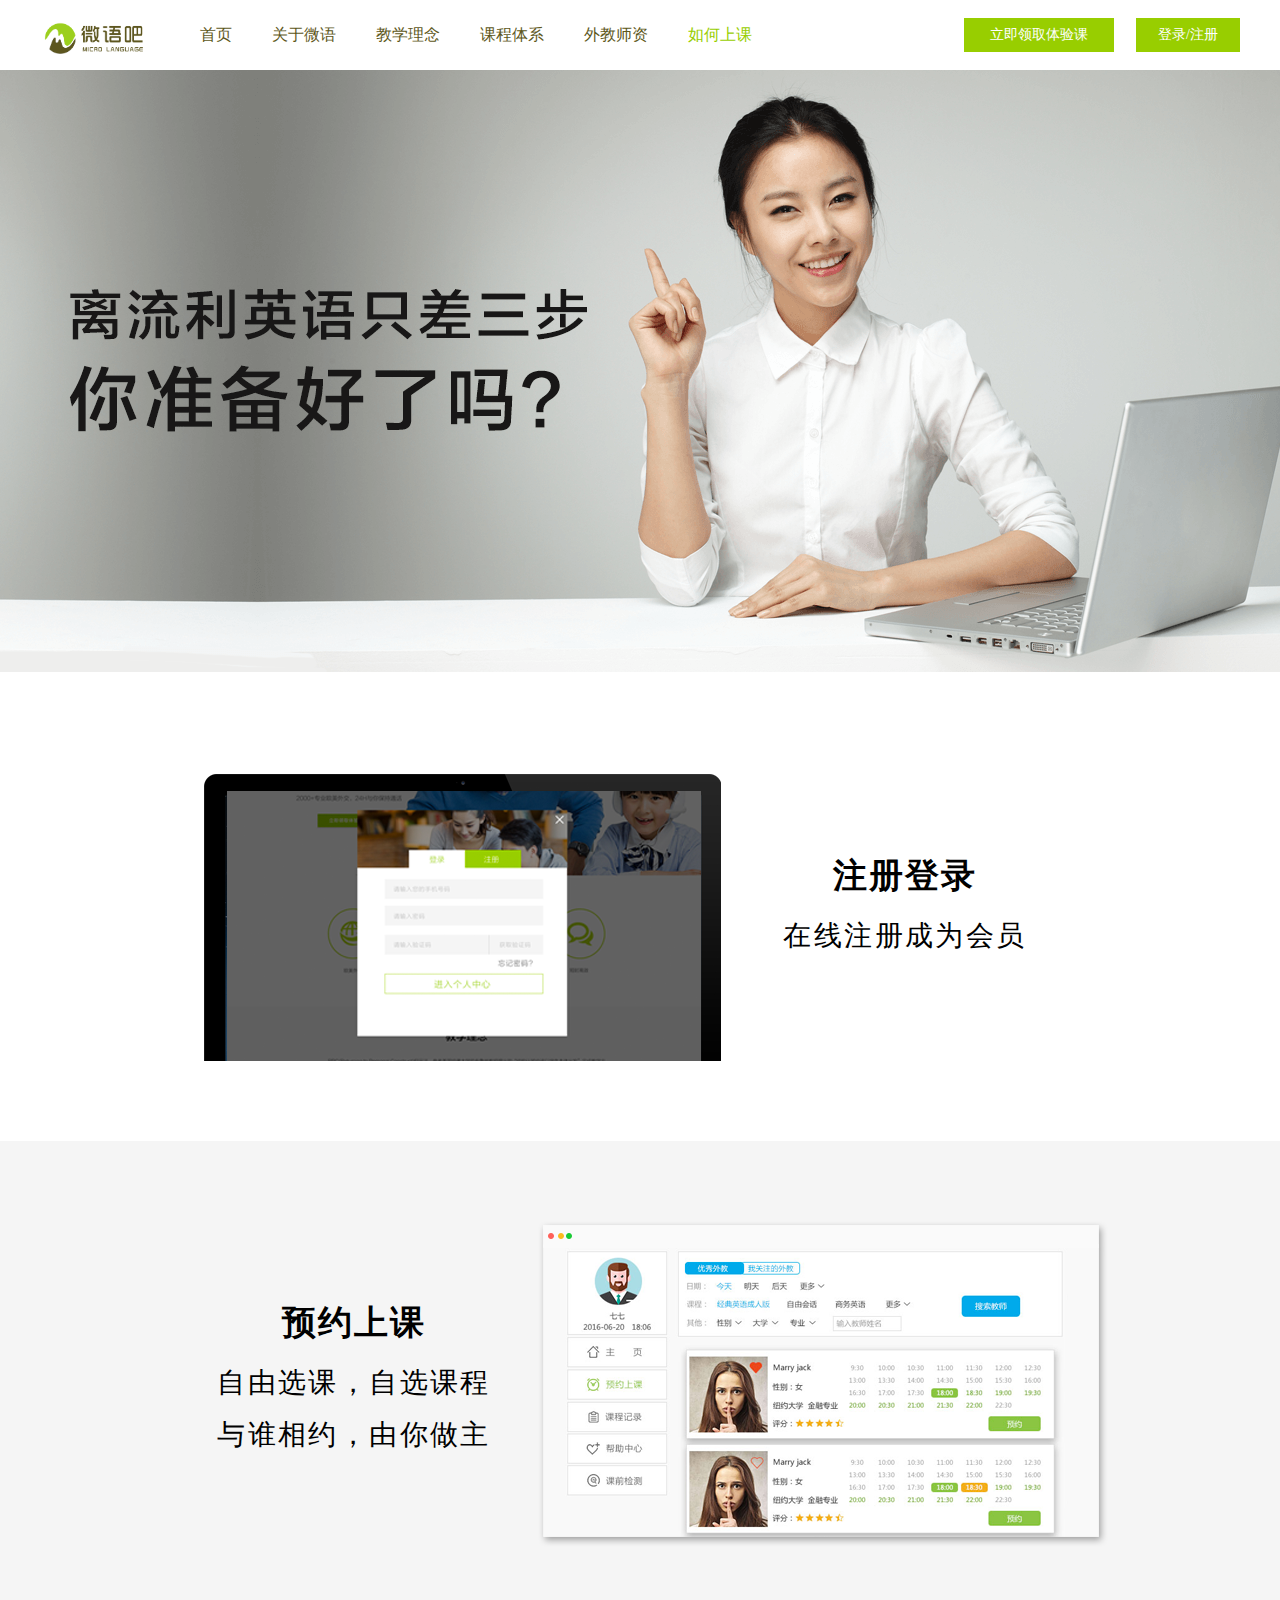
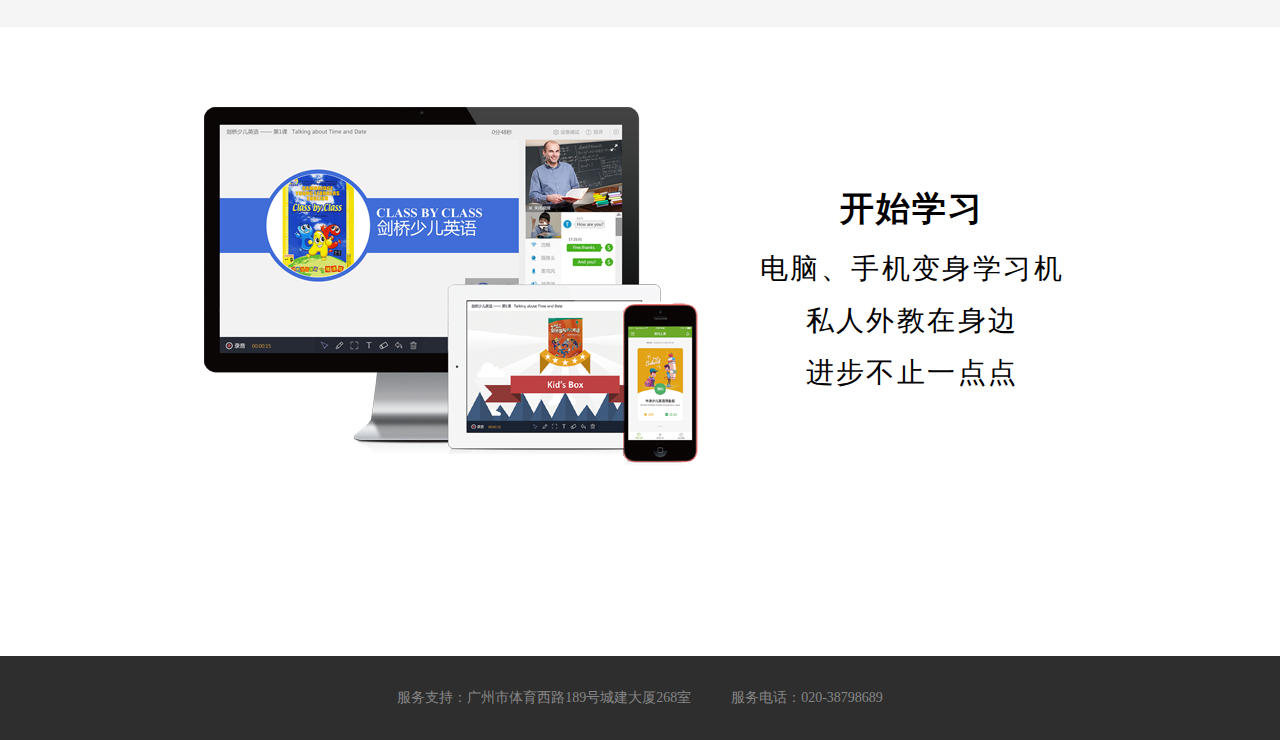
<file: howStudy.html>
<!DOCTYPE html>
<html>
	<head>
		<meta charset="UTF-8">
		<title>如何上课-微语吧-在线专业口语1对1外教平台</title>
		<link rel="stylesheet" type="text/css" href="css/common.css" />
		<link rel="stylesheet" href="css/howStudy.css" />
		<script src="js/jquery.js" type="text/javascript"></script>
		<script type="text/javascript" src="js/common.js"></script>
	</head>
	<body>
		<div class="main">
			<div class="header">
	            <div class="top">
	                <div class="tops">
	                    <div class="logo fl">
	                        <img src="images/logo.png" alt="微语言" />
	                    </div>
	                    <div class="nav fl">
	                        <ul>
	                            <li><a href="index.html">首页</a></li>
                                <li><a href="aboutMeYou.html">关于微语</a></li>
	                            <li><a href="teachingIdeas.html">教学理念</a></li>
	                            <li><a href="teachingSystem.html">课程体系</a></li>
	                            <li><a href="teacherStrength.html">外教师资</a></li>
	                            <li><a href="#" class="acolor">如何上课</a></li>
	                        </ul>
	                    </div>
	                    <div class="button fr">
	                        <p class="receive fl">立即领取体验课</p>
	                        <p class="login fr">登录/注册</p>
	                    </div>
	                </div>
	            </div>
	            <div class="toplun">
	            	<div class="banner">
				
					</div>    
	            </div>
	        </div>
			<div class="study-con1">
				<div class="con1-box clearfix">
					<img class="fl" src="images/hs1.png" alt="" />
					<div class="text-area fl">
						<p class="title">注册登录</p>
						<p class="desc">在线注册成为会员</p>
					</div>
				</div>
			</div>
			<div class="study-con2">
				<div class="con2-box clearfix">
					<div class="text-area fl">
						<p class="title">预约上课</p>
						<p class="desc">自由选课，自选课程</p>
						<p class="desc">与谁相约，由你做主</p>
					</div>
					<img class="fl" src="images/hs2.png" alt="" />
				</div>
			</div>
			<div class="study-con3">
				<div class="con3-box clearfix">
					<img class="fl" src="images/hs3.png" alt="" />
					<div class="text-area fl">
						<p class="title">开始学习</p>
						<p class="desc">电脑、手机变身学习机</p>
						<p class="desc">私人外教在身边</p>
						<p class="desc">进步不止一点点</p>
					</div>
				</div>
			</div>
			<div class="footer">
                <div class="aboutUs-online">
                    <div class="aboutUs-onlines">
                        <div class="aboutUs-onlineLeft fl">
                            <p class="aboutUs-pTotal">友情链接</p>
                            <p class="aboutUs-p1">泰德智库：<a href="http://www.meyouedu.com" target="_blank">www.meyouedu.com</a></p>
                            <p class="aboutUs-p1">英国金砖G5项目：<a href="http://www.g5edu.com" target="_blank">www.g5edu.com</a></p>
                            <p class="aboutUs-p1">中国教育服务中心广东分公司：<a href="http://www.gdcesc.com.cn/index.asp" target="_blank">http://www.gdcesc.com.cn/index.asp</a></p>
                        </div> 
                        <div class="aboutUs-onlineRight fr">
                            <div class="aboutUs-Code"></div>
                            <p class="cleanCode">扫码关注微语教育</p>
                        </div>    
                    </div>
                </div>
                <div class="footerContent">
                    <p class="fl">Copyright &copy;微语教育集团</p>
                    <p class="fr"><span class="marginRight">服务支持：广州市体育西路189号城建大厦268室</span><span>服务电话：020-38798689</span></p>    
                </div>
	        </div>
            <div class="rightNav">
                <div class="lNav fl">
                    <ul>
                        <li>
                            <div class="navPosition firstd">
                                <img src="images/ios.png" alt="" />
                                <p class="nav1p">扫一扫，在手机上课</p>
                            </div>   
                        </li>
                        <li>
                            <div class="navPosition seond">
                                <img src="images/ios.png" alt="" />
                                <p class="nav1p">扫一扫，在手机上课</p>    
                            </div>
                        </li>
                        <li>
                            <div class="navPosition third">
                                <img src="images/loadings.png" height="42" width="164" alt="" />
                            </div>
                        </li>
                        <li>
                            <div class="navPosition foured">
                                <img src="images/phoneses.png" height="42" width="246" alt="" />
                                <p class="nav4p">
                                    <span class="nav4Span">请拨打咨询热线</span>
                                    <span class="nav4Spans">400-066-9696</span>
                                </p>
                            </div>
                        </li>
                    </ul>
                </div>
                <div class="rNav fr">
                    <ul>
                        <li>
                            <img src="images/apple.png" alt="" />
                        </li>
                        <li>
                            <img src="images/anzhuo.png" alt="" />
                        </li>
                        <li>
                            <img src="images/pc.png" alt="" />
                        </li>
                        <li>
                            <img src="images/phones.png" alt="" />
                        </li>
                    </ul>
                </div>    
            </div>
	    </div>
	    <div class="cover"></div>
        <div class="covers">
            <div class="coversContent">
                <img src="images/coverTea.png" alt="" class="fl"/>
                <div class="coverLogin fl">
                    <p class="formList">现在就开启全新的学习体验</p>
                    <div class="formName">
                        <input type="text" name="" id="formName" />
                        <label for="formName" class="label1">您的姓名</label>
                    </div>
                    <div class="EngLishLev">
                        <p class="label1">英语水平 |</p>
                        <div class="selEngLev">
                            <span id="LevText"></span>
                            <img src="images/selectDown.png"   class="fr imgVertical" alt="" />
                        </div>
                        <div class="selLevList">
                            <p>零基础</p>
                            <p>入门</p>
                            <p>小学</p>
                            <p>初中</p>
                            <p>高中</p>
                            <p>大学</p>
                            <p>精通</p>
                            <p>不确定</p>
                        </div>
                    </div>
                    <div class="FormPhone">
                        <p class="label1">您的手机 |</p>
                        <p class="fr usePhone">
                            <span class="fl fontSize6" style="margin-top:-1px;">+86</span>
                            <input type="text" name="" id="formPhone" class="fl"/>
                        </p>
                    </div>
                    <div class="sexAndEge">
                        <div class="sex fl">
                            <p class="label1">性别</p>
                            <div class="sexLev">
                                <span id="sexText" class="fontSize6 lineHeight"></span>
                                <img src="images/selectDown.png" alt="" class="fr imgVertical"/>
                            </div>
                            <div class="sexes">
                                <p>男</p>
                                <p>女</p>
                            </div>
                        </div>
                        <div class="age fr">
                            <p class="label1">年龄</p>
                            <div class="ageLev">
                                <span id="ageText" class="fontSize6"></span>
                                <img src="images/selectDown.png" alt="" class="fr imgVertical"/>
                            </div>
                            <div class="agees">
                            </div>
                        </div>
                    </div>
                    <div class="experBtn">立即体验</div>
                </div>
                <div class="closeBtn fr"></div></div>
        </div>
        <div class="register">
            <div class="actionSuce">
                <div class="registerHead">
                    <img src="images/whiteCloseBtn.png" alt="" />
                </div>
                <div class="tabReg">
                    <div class="tabRegHead">
                        <p class="fl sign addTabColorBg">登录</p>
                        <p class="fl enroll">注册</p>
                    </div>
                    <div class="tabRegText">
                        <div class="signText">
                            <div class="phoneNumber">
                                <input type="text" name="" value="" placeholder="请输入您的手机号码">
                            </div>
                            <div class="pushPassword">
                                <input type="password" name="" value="" placeholder="请输入密码">
                            </div>
                            <div class="verCode">
                                <div class="verCodeText">
                                    <input type="text" name="" value="" placeholder="请输入验证码">
                                    <p class="btnGetVer">获取验证码</p>   
                                </div>
                            </div>
                            <p class="missPwd"><a href="psdReturn.html" target="_blank">忘记密码？</a></p>
                            <p class="errors"></p>
                            <div class="enterBtn">进入个人中心</div>
                        </div>
                        <div class="enrollText">
                            <div class="phoneNumber">
                                <input type="text" name="" value="" placeholder="请填写手机号获得上课信息">
                            </div>
                            <div class="pushPassword">
                                <input type="password" name="" value="" placeholder="请设置6-20位英文、数字组合密码">
                            </div>
                            <div class="verCode">
                                <div class="verCodeText">
                                    <input type="text" name="" value="" placeholder="请输入邀请码">
                                    <p class="btnGetVer">获取验证码</p>   
                                </div>
                            </div>
                            <p class="errors"></p>
                            <div class="enterBtn">确定</div>
                        </div>   
                    </div>
                </div>
            </div>
            <div class="sucessAct">
                <div class="sucImg">
                    <img src="images/sucessImg.png" height="168" width="168" alt="" />
                </div>
                <p class="messes">信息已提交成功</p>
                <p class="contlect">您的专属顾问将很快与您联系</p>
                <div class="downBtn"></div>    
            </div>
        </div>    
	</body>
</html>
</file>
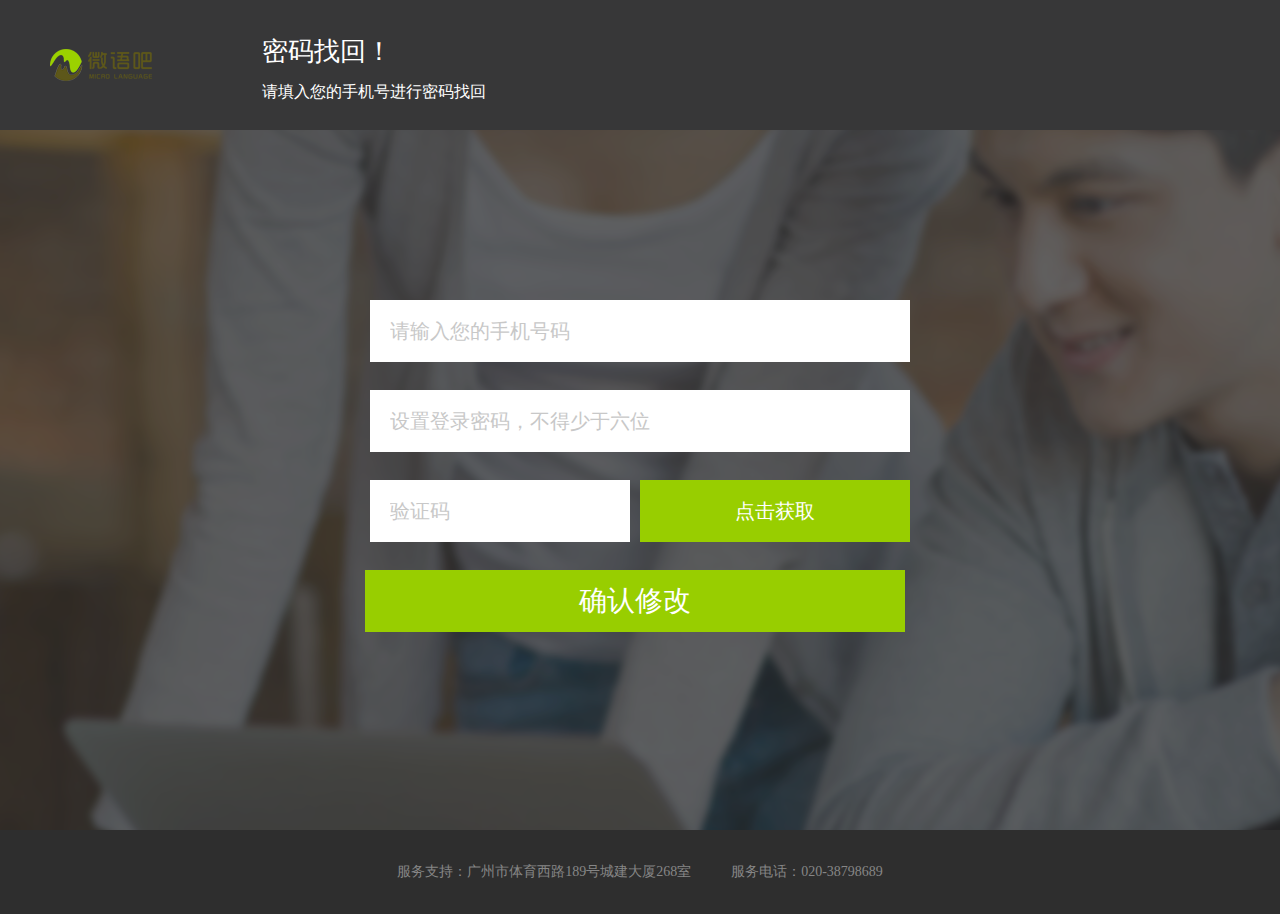
<file: psdReturn.html>
<!DOCTYPE html>
<html lang="en">
    <head>
        <title>修改密码-微语吧-在线专业口语1对1外教平台</title>
        <meta charset="utf-8">
        <link rel="stylesheet" type="text/css" href="css/psdReturn.css" />
        <script type="text/javascript" src="js/jquery.js"></script>
        <script type="text/javascript" src="js/psdReturn.js"></script>
    </head>
    <body>
        <div class="header">
            <div class="tops">
                <div class="logo fl">
                    <img src="images/psdlogo.png" alt="微语言" />
                </div>
                <div class="nav fl">
                    <p class="nav1">密码找回！</p>
                    <p class="nav2">请填入您的手机号进行密码找回</p>    
                </div>
            </div>
        </div>
        <div class="centerContent">
            <div class="centerText">
                <div class="psdPhone">
                    <input type="text" name="" value="" placeholder="请输入您的手机号码">
                    <p></p>
                </div>
                <div class="psdPsd">
                    <input type="password" name="" value="" placeholder="设置登录密码，不得少于六位">
                    <p></p>
                </div>
                <div class="psdVeri">
                    <div class="veriCode">
                        <input type="text" name="" value="" placeholder="验证码" class="fl">
                        <div class="veriImg fr">点击获取</div>    
                    </div>
                    <p></p>
                </div>
                <button class="sureBtn">确认修改</button>   
            </div>
        </div>
        <div class="rightReturn">
            <div class="rightContent">
                <dl>
                    <dt></dt>
                    <dd>修改成功</dd>
                </dl>
            </div>
        </div>
        <div class="footer">
            <div class="footerContent">
                <!--  <p class="fl">Copyright &copy;微语教育集团</p> -->
                <p class="fr"><span class="marginRight">服务支持：广州市体育西路189号城建大厦268室</span><span>服务电话：020-38798689</span></p>    
            </div>
        </div> 
    </body>
</html>
</file>
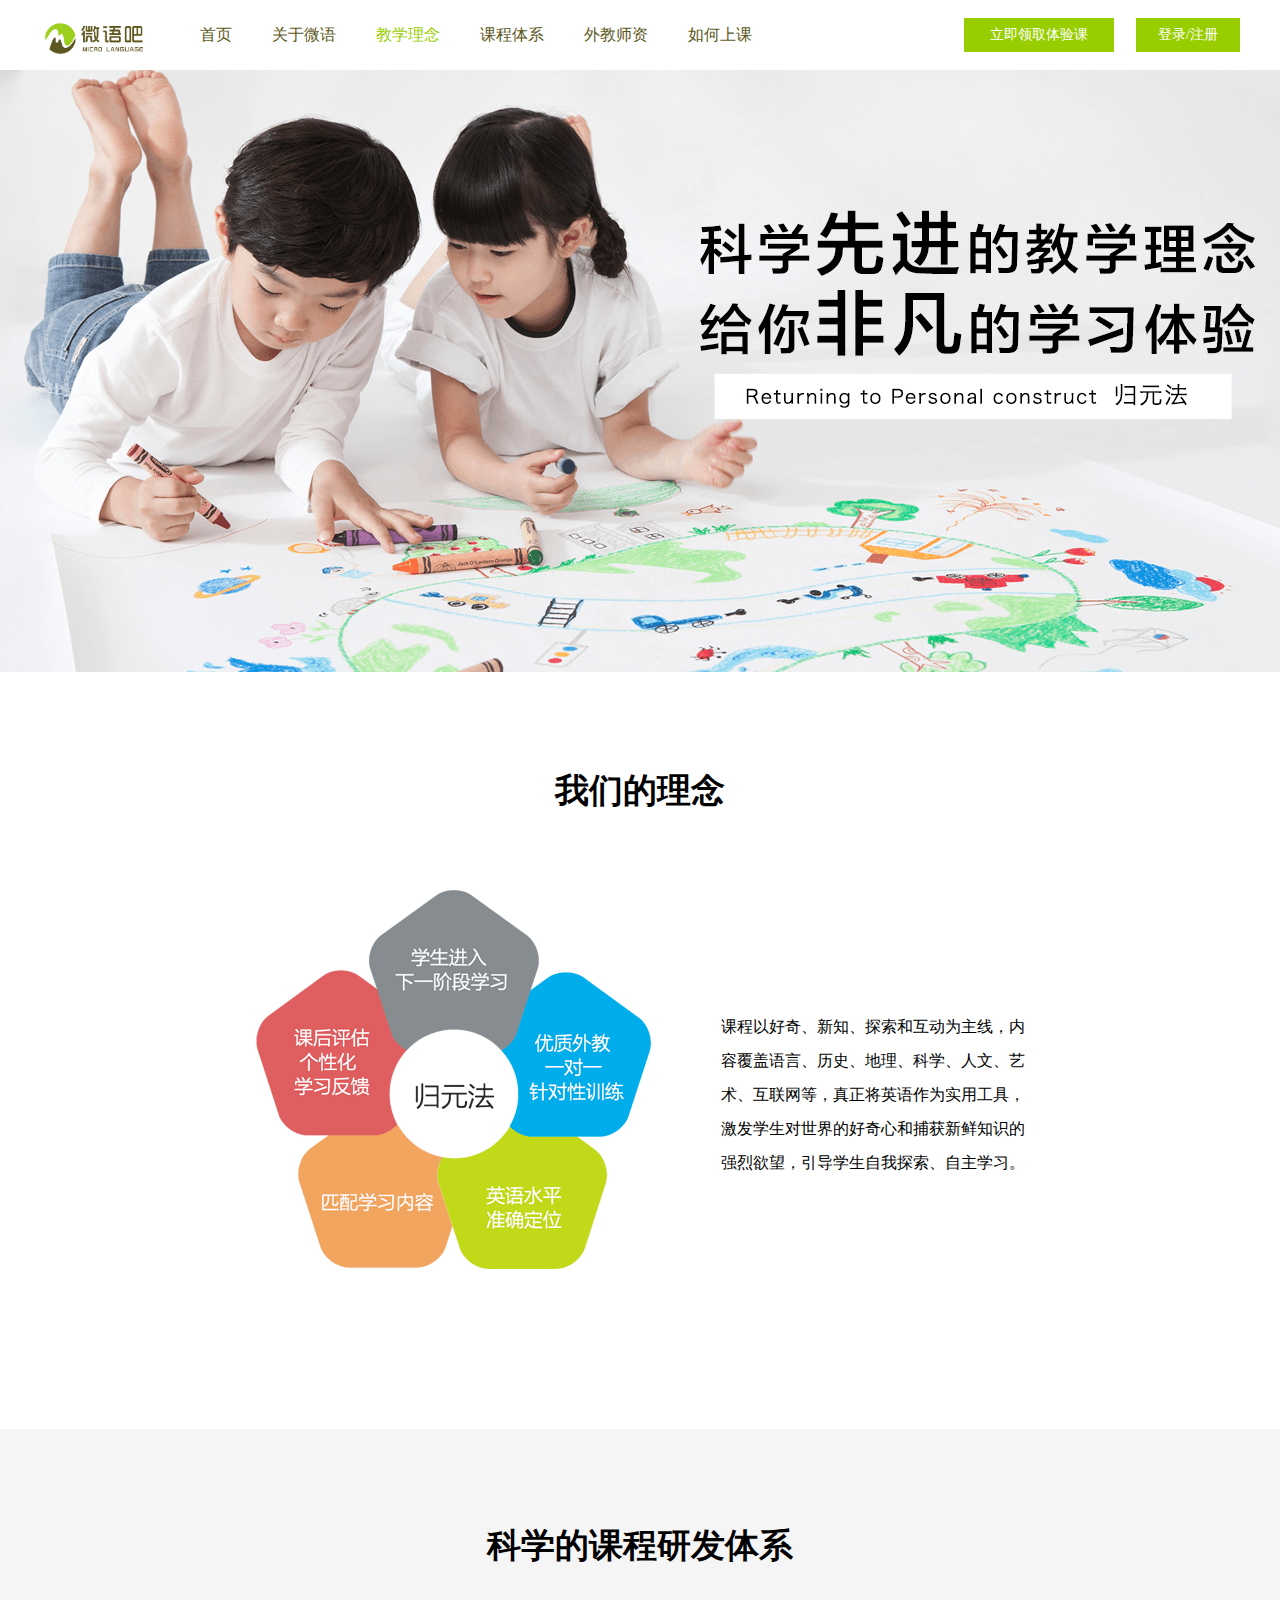
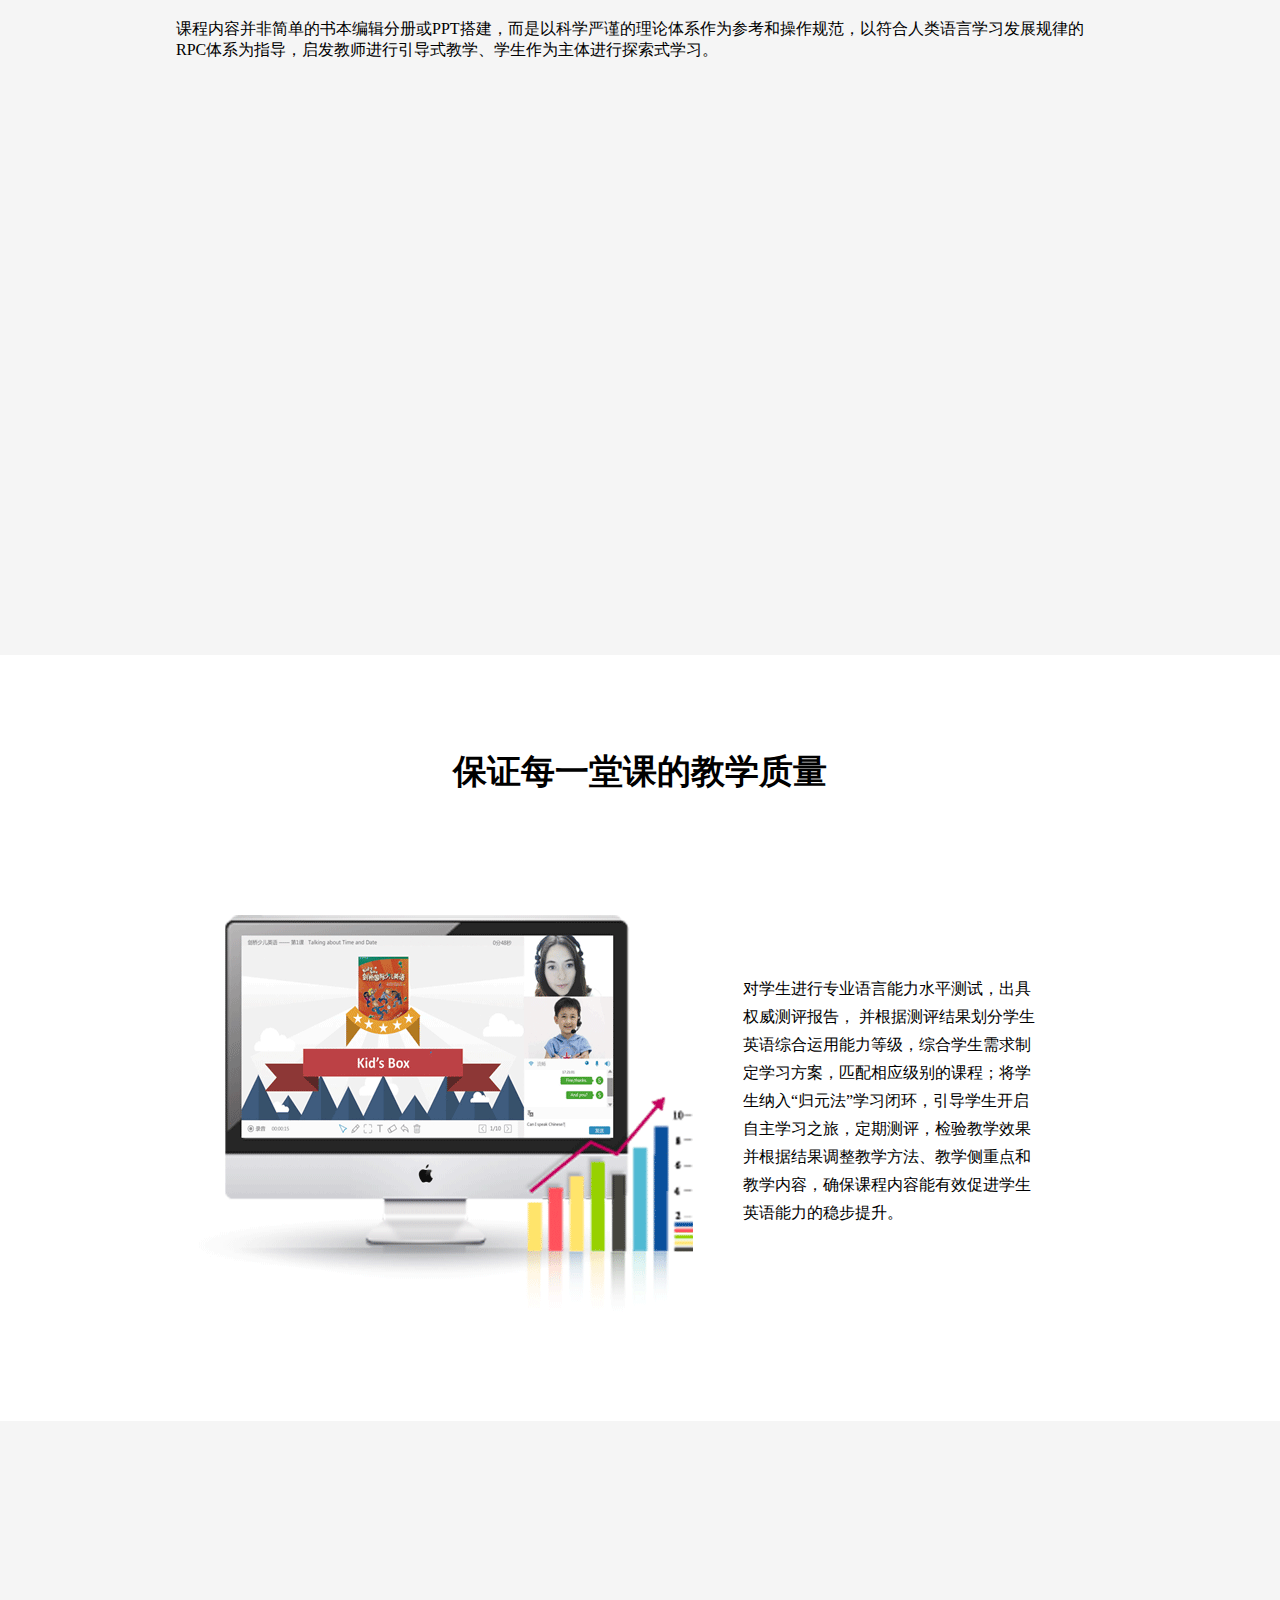
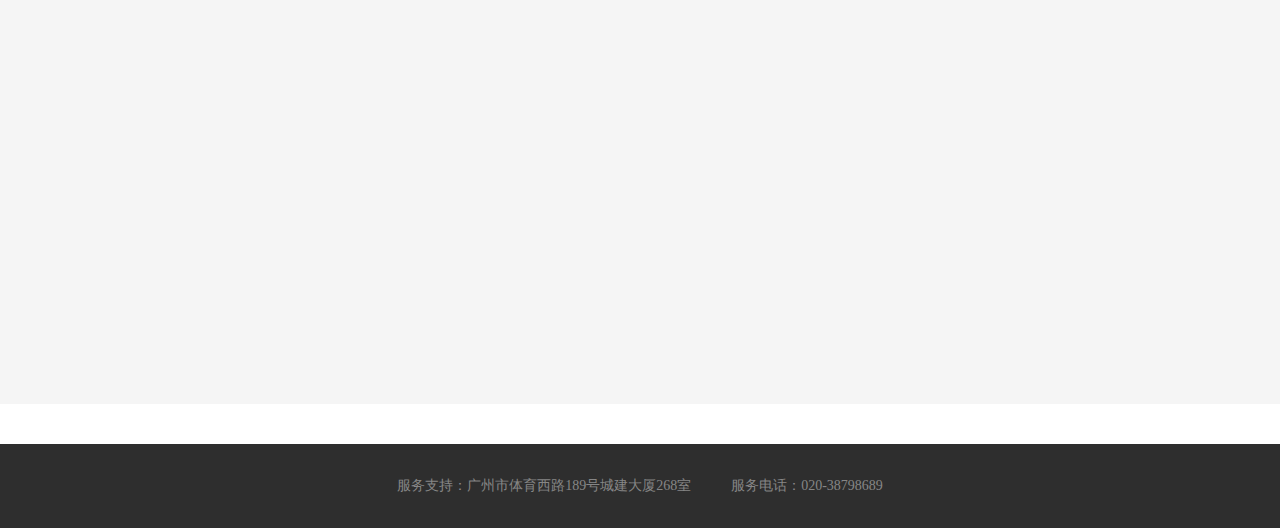
<file: teachingIdeas.html>
<!DOCTYPE html>
<html>
	<head>
		<meta charset="UTF-8">
		<title>教学理念-微语吧-在线专业口语1对1外教平台</title>
		<link rel="stylesheet" type="text/css" href="css/common.css" />
		<link rel="stylesheet" href="css/teachingIdeas.css" />
		<script src="js/jquery.js" type="text/javascript"></script>
		<script type="text/javascript" src="js/common.js"></script>
	</head>
	<body>
		<div class="main">
			<div class="header">
                <div class="top">
                    <div class="tops">
                        <div class="logo fl">
                            <img src="images/logo.png" alt="微语言" />
                        </div>
                        <div class="nav fl">
                            <ul>
                                <li><a href="index.html">首页</a></li>
                                <li><a href="aboutMeYou.html">关于微语</a></li>
                                <li><a href="#" class="acolor">教学理念</a></li>
                                <li><a href="teachingSystem.html">课程体系</a></li>
                                <li><a href="teacherStrength.html">外教师资</a></li>
                                <li><a href="howStudy.html">如何上课</a></li>
                            </ul>
                        </div>
                        <div class="button fr">
                            <p class="receive fl">立即领取体验课</p>
                            <p class="login fr">登录/注册</p>
                        </div>
                    </div>
                </div>
                <div class="toplun">
                	<div class="banner">
					</div>    
                </div>
            </div>
			<div class="ideas-con1">
				<div class="con1-box clearfix">
					<p class="title">我们的理念</p>
					<img class="fl" src="images/ti1.png" alt="" />
					<div class="class-infobox fl">
						<p class="class-info">
							课程以好奇、新知、探索和互动为主线，内容覆盖语言、历史、地理、科学、人文、艺术、互联网等，真正将英语作为实用工具，激发学生对世界的好奇心和捕获新鲜知识的强烈欲望，引导学生自我探索、自主学习。
						</p>
					</div>
				</div>
			</div>
			<div class="ideas-con2">
				<div class="con2-box">
					<p class="title">科学的课程研发体系</p>
					<p class="desc">
						课程内容并非简单的书本编辑分册或PPT搭建，而是以科学严谨的理论体系作为参考和操作规范，以符合人类语言学习发展规律的RPC体系为指导，启发教师进行引导式教学、学生作为主体进行探索式学习。
					</p>
					<div class="model-box clearfix">
						<div id="text2" class="text-area fl">
							<p class="text1">微语独创的教学体-RPC(Returning to Personal Construct)</p>
							<p class="text2">调研客户需求，分析评估学生群特点，量身定制课程教材，制定学习方案</p>
							<p class="text3">规范的国际语言教师聘用考核，学术体系搭建，教材研发和规范化科学授课方法</p>
							<p class="text4">以学生为主体的教学方法设计和课程安排，遵从learning by discovery(探索式学习)的授课形式而实现的完整教学体系</p>
						</div>
						<img id="img" class="fl" src="images/ti2.png" alt="" />
					</div>
				</div>
			</div>
			<div class="ideas-con3">
				<div class="con3-box">
					<p class="title">保证每一堂课的教学质量</p>
					<div class="model-box clearfix">
						<img class="fl" src="images/ti3.png" alt="" />
						<div class="fl text-area">
							<p class="text">
								对学生进行专业语言能力水平测试，出具权威测评报告， 并根据测评结果划分学生英语综合运用能力等级，综合学生需求制定学习方案，匹配相应级别的课程；将学生纳入“归元法”学习闭环，引导学生开启自主学习之旅，定期测评，检验教学效果并根据结果调整教学方法、教学侧重点和教学内容，确保课程内容能有效促进学生英语能力的稳步提升。
							</p>
						</div>
					</div>
				</div>
			</div>
			<div class="ideas-con4">
				<div class="con4-box">
					<img id="img4" class="nata fl" src="images/ti4.png" alt="" />
					<div id="text4" class="coverLogin fl">
		                <p class="formList">现在就开启全新的学习体验</p>
		                <div class="formName">
		                    <input type="text" name="" id="formName" />
		                    <label for="formName" class="label1">您的姓名</label>
		                </div>
		                <div class="EngLishLev">
		                    <p class="label1">英语水平 |</p>
		                    <div class="selEngLev">
		                        <span id="LevText1"></span>
		                        <img src="images/selectDown.png"   class="fr imgVertical" alt="" />
		                    </div>
		                    <div class="selLevList">
		                        <p>零基础</p>
                                <p>入门</p>
                                <p>小学</p>
                                <p>初中</p>
                                <p>高中</p>
                                <p>大学</p>
                                <p>精通</p>
                                <p>不确定</p>
		                    </div>
		                </div>
		                <div class="FormPhone">
		                    <p class="label1">您的手机 |</p>
		                    <p class="fr usePhone">
		                        <span class="fl fontSize6" style="margin-top:-1px;">+86</span>
		                        <input type="text" name="" id="formPhone" class="fl"/>
		                    </p>
		                </div>
		                <div class="sexAndEge">
		                    <div class="sex fl">
		                        <p class="label1">性别</p>
		                        <div class="sexLev">
		                            <span id="sexText1" class="fontSize6 lineHeight"></span>
		                            <img src="images/selectDown.png" alt="" class="fr imgVertical"/>
		                        </div>
		                        <div class="sexes">
		                            <p>男</p>
		                            <p>女</p>
		                        </div>
		                    </div>
		                    <div class="age fr">
		                        <p class="label1">年龄</p>
		                        <div class="ageLev">
		                            <span id="ageText1"></span>
		                            <img src="images/selectDown.png" alt="" class="fr imgVertical"/>
		                        </div>
		                        <div class="agees">
		                            
		                        </div>
		                    </div>
		                </div>
		                <p class="rightAll"></p>
		                <div class="experBtn">立即体验</div>
		            </div>
				</div>
			</div>
			<div class="footer">
                <div class="aboutUs-online">
                    <div class="aboutUs-onlines">
                        <div class="aboutUs-onlineLeft fl">
                            <p class="aboutUs-pTotal">友情链接</p>
                            <p class="aboutUs-p1">泰德智库：<a href="http://www.meyouedu.com" target="_blank">www.meyouedu.com</a></p>
                            <p class="aboutUs-p1">英国金砖G5项目：<a href="http://www.g5edu.com" target="_blank">www.g5edu.com</a></p>
                            <p class="aboutUs-p1">中国教育服务中心广东分公司：<a href="http://www.gdcesc.com.cn/index.asp" target="_blank">http://www.gdcesc.com.cn/index.asp</a></p>
                        </div> 
                        <div class="aboutUs-onlineRight fr">
                            <div class="aboutUs-Code"></div>
                            <p class="cleanCode">扫码关注微语教育</p>
                        </div>    
                    </div>
                </div>
                <div class="footerContent">
                    <p class="fl">Copyright &copy;微语教育集团</p>
                    <p class="fr"><span class="marginRight">服务支持：广州市体育西路189号城建大厦268室</span><span>服务电话：020-38798689</span></p>    
                </div>
            </div>
            <div class="rightNav">
                <div class="lNav fl">
                    <ul>
                        <li>
                            <div class="navPosition firstd">
                                <img src="images/ios.png" alt="" />
                                <p class="nav1p">扫一扫，在手机上课</p>
                            </div>   
                        </li>
                        <li>
                            <div class="navPosition seond">
                                <img src="images/ios.png" alt="" />
                                <p class="nav1p">扫一扫，在手机上课</p>    
                            </div>
                        </li>
                        <li>
                            <div class="navPosition third">
                                <img src="images/loadings.png" height="42" width="164" alt="" />
                            </div>
                        </li>
                        <li>
                            <div class="navPosition foured">
                                <img src="images/phoneses.png" height="42" width="246" alt="" />
                                <p class="nav4p">
                                    <span class="nav4Span">请拨打咨询热线</span>
                                    <span class="nav4Spans">400-066-9696</span>
                                </p>
                            </div>
                        </li>
                    </ul>
                </div>
                <div class="rNav fr">
                    <ul>
                        <li>
                            <img src="images/apple.png" alt="" />
                        </li>
                        <li>
                            <img src="images/anzhuo.png" alt="" />
                        </li>
                        <li>
                            <img src="images/pc.png" alt="" />
                        </li>
                        <li>
                            <img src="images/phones.png" alt="" />
                        </li>
                    </ul>
                </div>    
            </div>
		</div>
		<div class="cover"></div>
        <div class="covers">
            <div class="coversContent">
                <img src="images/coverTea.png" alt="" class="fl"/>
                <div class="coverLogin fl">
                    <p class="formList">现在就开启全新的学习体验</p>
                    <div class="formName">
                        <input type="text" name="" id="formName" />
                        <label for="formName" class="label1">您的姓名</label>
                    </div>
                    <div class="EngLishLev">
                        <p class="label1">英语水平 |</p>
                        <div class="selEngLev">
                            <span id="LevText"></span>
                            <img src="images/selectDown.png"   class="fr imgVertical" alt="" />
                        </div>
                        <div class="selLevList">
                            <p>零基础</p>
                            <p>入门</p>
                            <p>小学</p>
                            <p>初中</p>
                            <p>高中</p>
                            <p>大学</p>
                            <p>精通</p>
                            <p>不确定</p>
                        </div>
                    </div>
                    <div class="FormPhone">
                        <p class="label1">您的手机 |</p>
                        <p class="fr usePhone">
                            <span class="fl fontSize6" style="margin-top:-1px;">+86</span>
                            <input type="text" name="" id="formPhone" class="fl"/>
                        </p>
                    </div>
                    <div class="sexAndEge">
                        <div class="sex fl">
                            <p class="label1">性别</p>
                            <div class="sexLev">
                                <span id="sexText" class="fontSize6 lineHeight"></span>
                                <img src="images/selectDown.png" alt="" class="fr imgVertical"/>
                            </div>
                            <div class="sexes">
                                <p>男</p>
                                <p>女</p>
                            </div>
                        </div>
                        <div class="age fr">
                            <p class="label1">年龄</p>
                            <div class="ageLev">
                                <span id="ageText" class="fontSize6"></span>
                                <img src="images/selectDown.png" alt="" class="fr imgVertical"/>
                            </div>
                            <div class="agees">
                            </div>
                        </div>
                    </div>
                    <div class="experBtn">立即体验</div>
                </div>
                <div class="closeBtn fr"></div></div>
        </div>
        <div class="register">
            <div class="actionSuce">
                <div class="registerHead">
                    <img src="images/whiteCloseBtn.png" alt="" />
                </div>
                <div class="tabReg">
                    <div class="tabRegHead">
                        <p class="fl sign addTabColorBg">登录</p>
                        <p class="fl enroll">注册</p>
                    </div>
                    <div class="tabRegText">
                        <div class="signText">
                            <div class="phoneNumber">
                                <input type="text" name="" value="" placeholder="请输入您的手机号码">
                            </div>
                            <div class="pushPassword">
                                <input type="password" name="" value="" placeholder="请输入密码">
                            </div>
                            <div class="verCode">
                                <div class="verCodeText">
                                    <input type="text" name="" value="" placeholder="请输入验证码">
                                    <p class="btnGetVer">获取验证码</p>   
                                </div>
                            </div>
                            <p class="missPwd"><a href="psdReturn.html" target="_blank">忘记密码？</a></p>
                            <p class="errors"></p>
                            <div class="enterBtn">进入个人中心</div>
                        </div>
                        <div class="enrollText">
                            <div class="phoneNumber">
                                <input type="text" name="" value="" placeholder="请填写手机号获得上课信息">
                            </div>
                            <div class="pushPassword">
                                <input type="password" name="" value="" placeholder="请设置6-20位英文、数字组合密码">
                            </div>
                            <div class="verCode">
                                <div class="verCodeText">
                                    <input type="text" name="" value="" placeholder="请输入邀请码">
                                    <p class="btnGetVer">获取验证码</p>   
                                </div>
                            </div>
                            <p class="errors"></p>
                            <div class="enterBtn">确定</div>
                        </div>   
                    </div>
                </div>
            </div>
            <div class="sucessAct">
                <div class="sucImg">
                    <img src="images/sucessImg.png" height="168" width="168" alt="" />
                </div>
                <p class="messes">信息已提交成功</p>
                <p class="contlect">您的专属顾问将很快与您联系</p>
                <div class="downBtn"></div>    
            </div>
        </div>
	</body>
	<script src="js/teachingIdeas.js" type="text/javascript"></script>
</html>
</file>
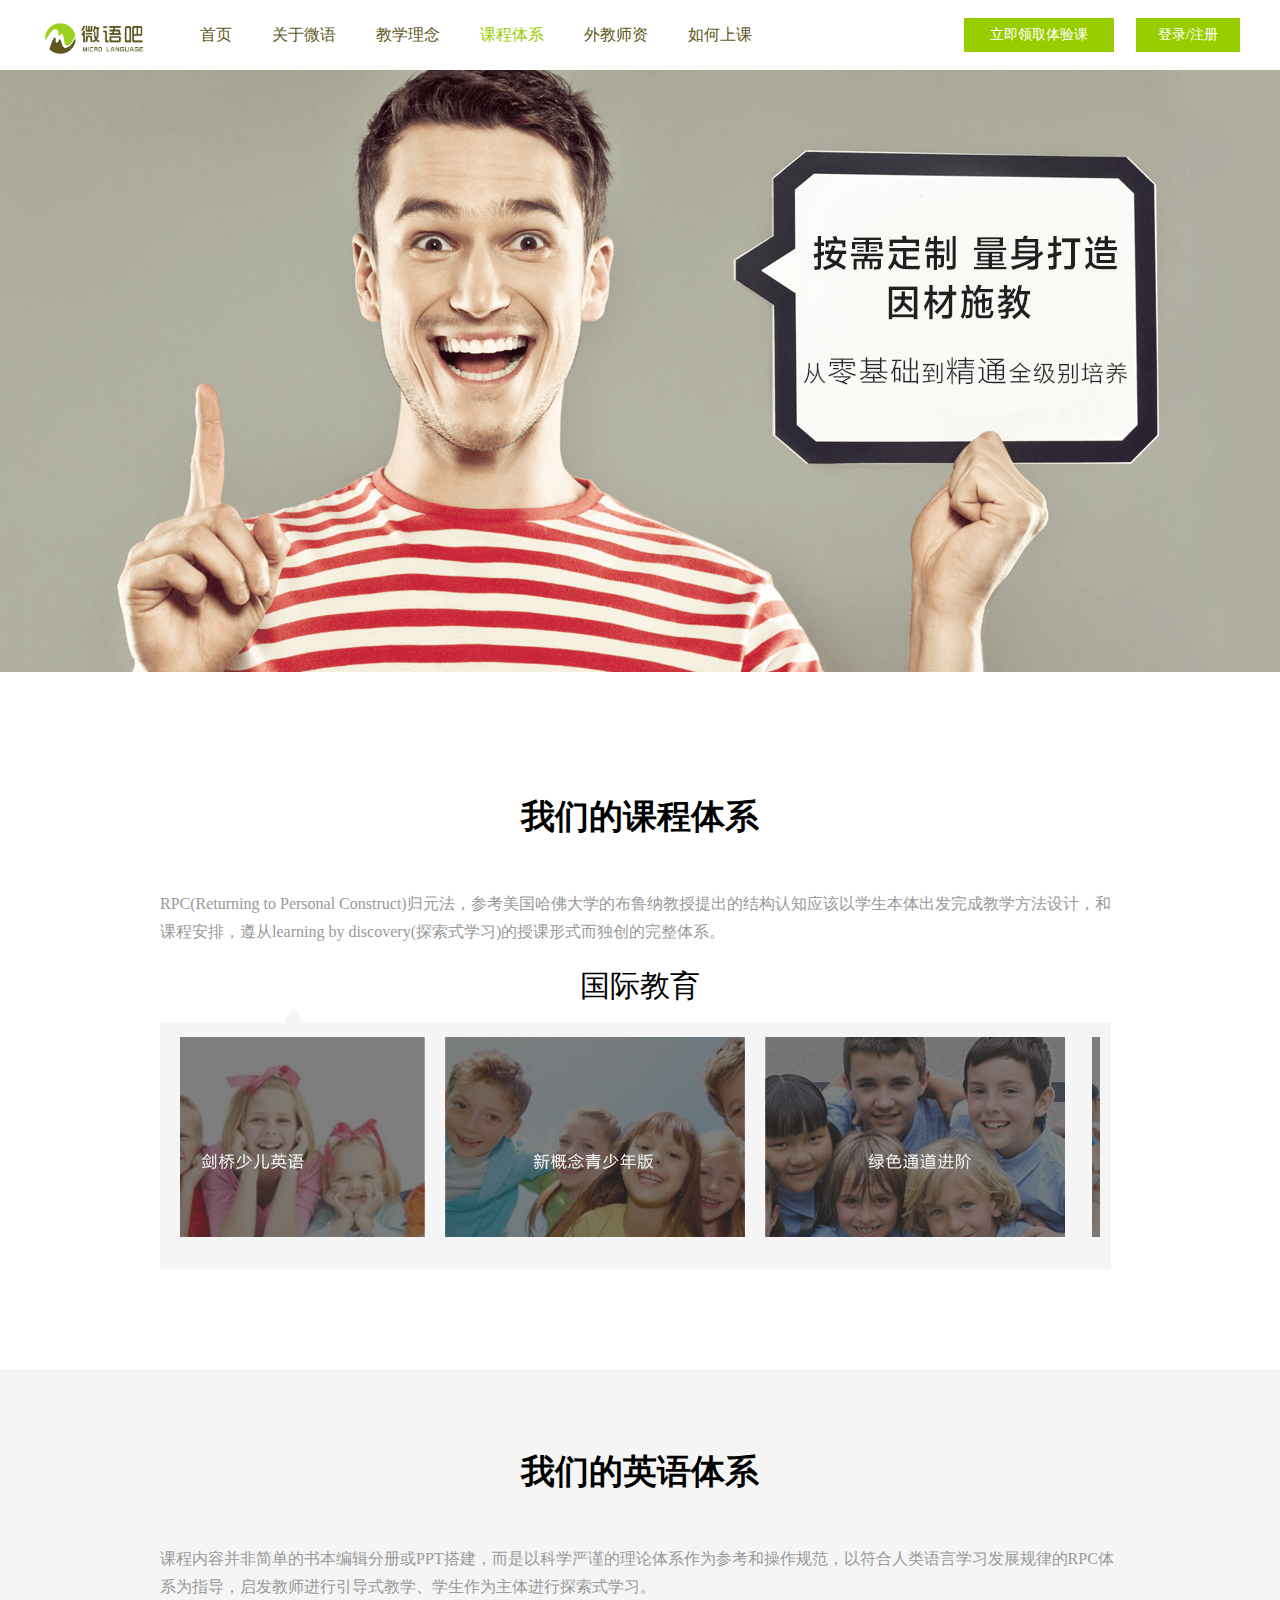
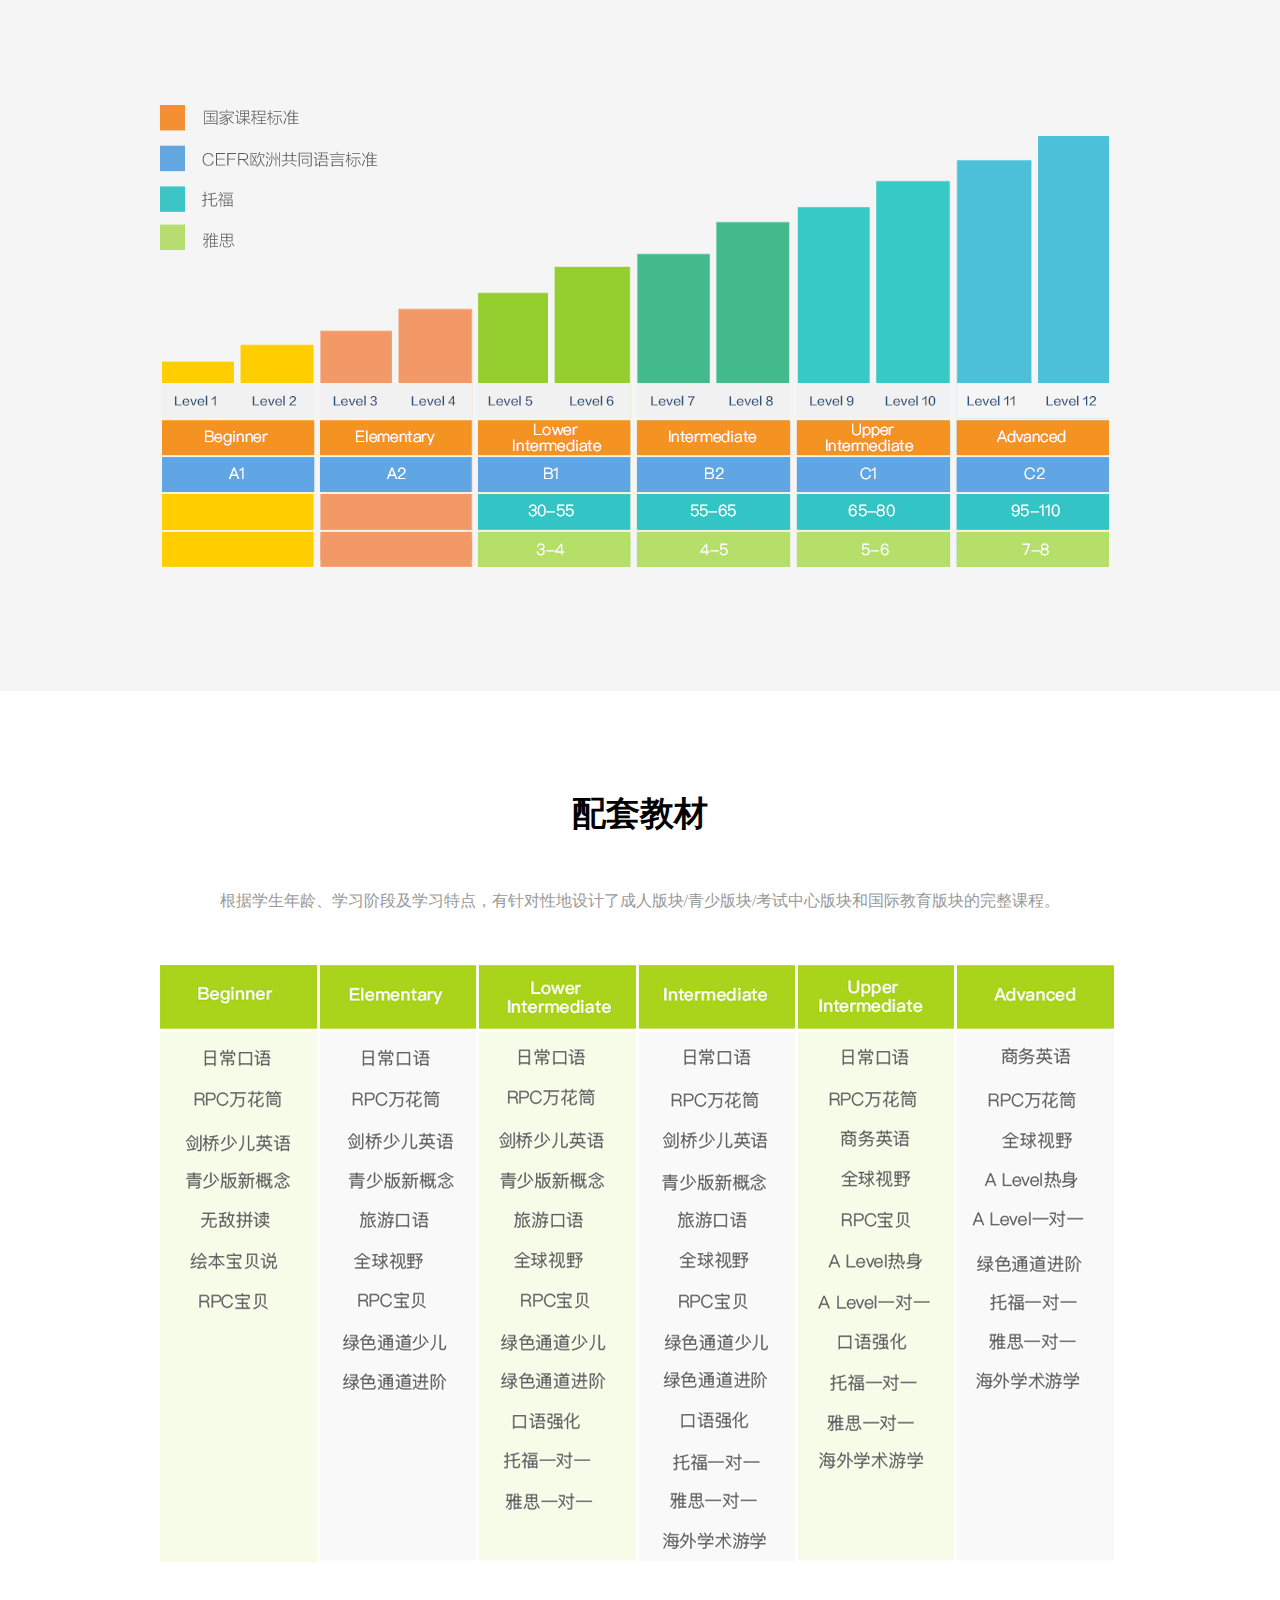
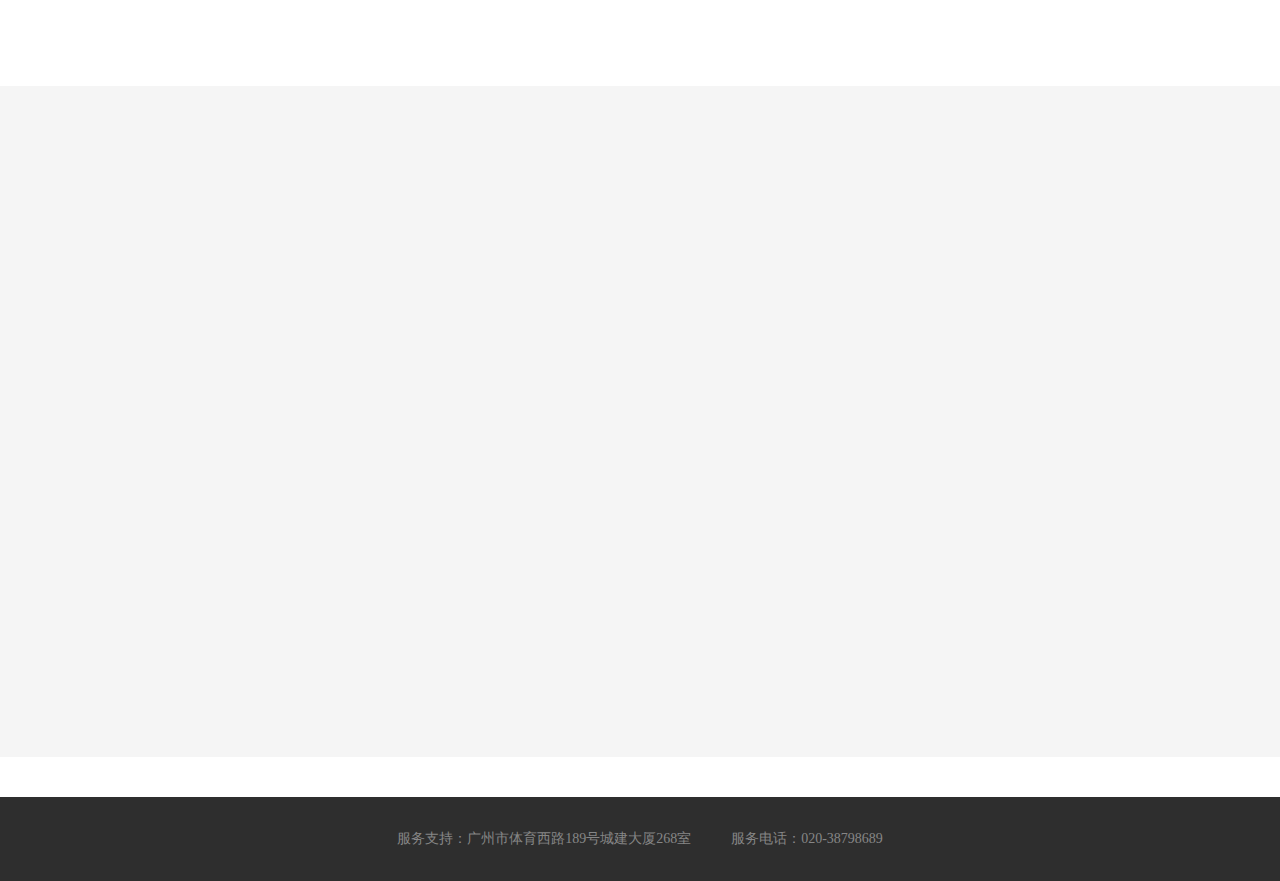
<file: teachingSystem.html>
<!DOCTYPE html>
<html>
	<head>
		<meta charset="UTF-8">
		<title>课程体系-微语吧-在线专业口语1对1外教平台</title>
		<link rel="stylesheet" type="text/css" href="css/common.css" />
		<link rel="stylesheet" href="css/teachingSystem.css" />
		<script src="js/jquery.js" type="text/javascript"></script>
		<script type="text/javascript" src="js/common.js"></script>
	</head>
	<body>
		<div class="main">
			<div class="header">
	            <div class="top">
	                <div class="tops">
	                    <div class="logo fl">
	                        <img src="images/logo.png" alt="微语言" />
	                    </div>
	                    <div class="nav fl">
	                        <ul>
	                            <li><a href="index.html">首页</a></li>
                                <li><a href="aboutMeYou.html">关于微语</a></li>
	                            <li><a href="teachingIdeas.html">教学理念</a></li>
	                            <li><a href="#" class="acolor">课程体系</a></li>
	                            <li><a href="teacherStrength.html">外教师资</a></li>
	                            <li><a href="howStudy.html">如何上课</a></li>
	                        </ul>
	                    </div>
	                    <div class="button fr">
	                        <p class="receive fl">立即领取体验课</p>
	                        <p class="login fr">登录/注册</p>
	                    </div>
	                </div>
	            </div>
	            <div class="toplun">
	            	<div class="banner">
					</div>    
	            </div>
	        </div>
			<div class="ts-con1">
				<div class="con1-box">
					<p class="title">
						我们的课程体系
					</p>
					<p class="desc">
						RPC(Returning to Personal Construct)归元法，参考美国哈佛大学的布鲁纳教授提出的结构认知应该以学生本体出发完成教学方法设计，和课程安排，遵从learning by discovery(探索式学习)的授课形式而独创的完整体系。
					</p>
					<!-- <ul class="clearfix">
						<li class="fl">
							<p id="p1">青少板块</p>
						</li>
						<li class="fl">
							<p id="p2">成人版块</p>
						</li>
						<li class="fl">
							<p id="p3">国际教育</p>
						</li>
					</ul> -->
                    <p class="p1">国际教育</p>
					<div class="show-bg">
						<div class="show-con"></div>
					</div>
				</div>
			</div>
			<div class="ts-con2">
				<div class="con2-box">
					<p class="title">我们的英语体系</p>
					<p class="desc">课程内容并非简单的书本编辑分册或PPT搭建，而是以科学严谨的理论体系作为参考和操作规范，以符合人类语言学习发展规律的RPC体系为指导，启发教师进行引导式教学、学生作为主体进行探索式学习。</p>
					<img src="images/ts2.png" alt="" />
				</div>
			</div>
			<div class="ts-con3">
				<div class="con3-box">
					<p class="title">配套教材</p>
					<p class="desc">根据学生年龄、学习阶段及学习特点，有针对性地设计了成人版块/青少版块/考试中心版块和国际教育版块的完整课程。</p>
					<img src="images/ts3.png" alt="" />
				</div>
			</div>
			<div class="ts-con4">
				<div class="con4-box">
					<img id="img4" class="amen fl" src="images/ts4.png" alt="" />
					<div id="text4" class="coverLogin fl">
		                <p class="formList">现在就开启全新的学习体验</p>
		                <div class="formName">
		                    <input type="text" name="" id="formName" />
		                    <label for="formName" class="label1">您的姓名</label>
		                </div>
		                <div class="EngLishLev">
		                    <p class="label1">英语水平 |</p>
		                    <div class="selEngLev">
		                        <span id="LevText1"></span>
		                        <img src="images/selectDown.png"   class="fr imgVertical" alt="" />
		                    </div>
		                    <div class="selLevList">
		                        <p>零基础</p>
                                <p>入门</p>
                                <p>小学</p>
                                <p>初中</p>
                                <p>高中</p>
                                <p>大学</p>
                                <p>精通</p>
                                <p>不确定</p>
		                    </div>
		                </div>
		                <div class="FormPhone">
		                    <p class="label1">您的手机 |</p>
		                    <p class="fr usePhone">
		                        <span class="fl fontSize6" style="margin-top:-1px;">+86</span>
		                        <input type="text" name="" id="formPhone" class="fl"/>
		                    </p>
		                </div>
		                <div class="sexAndEge">
		                    <div class="sex fl">
		                        <p class="label1">性别</p>
		                        <div class="sexLev">
		                            <span id="sexText1" class="fontSize6 lineHeight"></span>
		                            <img src="images/selectDown.png" alt="" class="fr imgVertical"/>
		                        </div>
		                        <div class="sexes">
		                            <p>男</p>
		                            <p>女</p>
		                        </div>
		                    </div>
		                    <div class="age fr">
		                        <p class="label1">年龄</p>
		                        <div class="ageLev">
		                            <span id="ageText1" class="fontSize6"></span>
		                            <img src="images/selectDown.png" alt="" class="fr imgVertical"/>
		                        </div>
		                        <div class="agees">
		                        </div>
		                    </div>
		                </div>
		                <p class="rightAll"></p>
		                <div class="experBtn">立即体验</div>
		            </div>
				</div>
			</div>
			<div class="footer">
                <div class="aboutUs-online">
                    <div class="aboutUs-onlines">
                        <div class="aboutUs-onlineLeft fl">
                            <p class="aboutUs-pTotal">友情链接</p>
                            <p class="aboutUs-p1">泰德智库：<a href="http://www.meyouedu.com" target="_blank">www.meyouedu.com</a></p>
                            <p class="aboutUs-p1">英国金砖G5项目：<a href="http://www.g5edu.com" target="_blank">www.g5edu.com</a></p>
                            <p class="aboutUs-p1">中国教育服务中心广东分公司：<a href="http://www.gdcesc.com.cn/index.asp" target="_blank">http://www.gdcesc.com.cn/index.asp</a></p>
                        </div> 
                        <div class="aboutUs-onlineRight fr">
                            <div class="aboutUs-Code"></div>
                            <p class="cleanCode">扫码关注微语教育</p>
                        </div>    
                    </div>
                </div>
                <div class="footerContent">
                    <p class="fl">Copyright &copy;微语教育集团</p>
                    <p class="fr"><span class="marginRight">服务支持：广州市体育西路189号城建大厦268室</span><span>服务电话：020-38798689</span></p>    
                </div>
            </div>
            <div class="rightNav">
                <div class="lNav fl">
                    <ul>
                        <li>
                            <div class="navPosition firstd">
                                <img src="images/ios.png" alt="" />
                                <p class="nav1p">扫一扫，在手机上课</p>
                            </div>   
                        </li>
                        <li>
                            <div class="navPosition seond">
                                <img src="images/ios.png" alt="" />
                                <p class="nav1p">扫一扫，在手机上课</p>    
                            </div>
                        </li>
                        <li>
                            <div class="navPosition third">
                                <img src="images/loadings.png" height="42" width="164" alt="" />
                            </div>
                        </li>
                        <li>
                            <div class="navPosition foured">
                                <img src="images/phoneses.png" height="42" width="246" alt="" />
                                <p class="nav4p">
                                    <span class="nav4Span">请拨打咨询热线</span>
                                    <span class="nav4Spans">400-066-9696</span>
                                </p>
                            </div>
                        </li>
                    </ul>
                </div>
                <div class="rNav fr">
                    <ul>
                        <li>
                            <img src="images/apple.png" alt="" />
                        </li>
                        <li>
                            <img src="images/anzhuo.png" alt="" />
                        </li>
                        <li>
                            <img src="images/pc.png" alt="" />
                        </li>
                        <li>
                            <img src="images/phones.png" alt="" />
                        </li>
                    </ul>
                </div>    
            </div>
		</div>
		<div class="cover"></div>
        <div class="covers">
            <div class="coversContent">
                <img src="images/coverTea.png" alt="" class="fl"/>
                <div class="coverLogin fl">
                    <p class="formList">现在就开启全新的学习体验</p>
                    <div class="formName">
                        <input type="text" name="" id="formName" />
                        <label for="formName" class="label1">您的姓名</label>
                    </div>
                    <div class="EngLishLev">
                        <p class="label1">英语水平 |</p>
                        <div class="selEngLev">
                            <span id="LevText"></span>
                            <img src="images/selectDown.png"   class="fr imgVertical" alt="" />
                        </div>
                        <div class="selLevList">
                            <p>零基础</p>
                            <p>入门</p>
                            <p>小学</p>
                            <p>初中</p>
                            <p>高中</p>
                            <p>大学</p>
                            <p>精通</p>
                            <p>不确定</p>
                        </div>
                    </div>
                    <div class="FormPhone">
                        <p class="label1">您的手机 |</p>
                        <p class="fr usePhone">
                            <span class="fl fontSize6" style="margin-top:-1px;">+86</span>
                            <input type="text" name="" id="formPhone" class="fl"/>
                        </p>
                    </div>
                    <div class="sexAndEge">
                        <div class="sex fl">
                            <p class="label1">性别</p>
                            <div class="sexLev">
                                <span id="sexText" class="fontSize6 lineHeight"></span>
                                <img src="images/selectDown.png" alt="" class="fr imgVertical"/>
                            </div>
                            <div class="sexes">
                                <p>男</p>
                                <p>女</p>
                            </div>
                        </div>
                        <div class="age fr">
                            <p class="label1">年龄</p>
                            <div class="ageLev">
                                <span id="ageText" class="fontSize6"></span>
                                <img src="images/selectDown.png" alt="" class="fr imgVertical"/>
                            </div>
                            <div class="agees">
                            </div>
                        </div>
                    </div>
                    
                    <div class="experBtn">立即体验</div>
                </div>
                <div class="closeBtn fr"></div></div>
        </div>
        <div class="register">
            <div class="actionSuce">
                <div class="registerHead">
                    <img src="images/whiteCloseBtn.png" alt="" />
                </div>
                <div class="tabReg">
                    <div class="tabRegHead">
                        <p class="fl sign addTabColorBg">登录</p>
                        <p class="fl enroll">注册</p>
                    </div>
                    <div class="tabRegText">
                        <div class="signText">
                            <div class="phoneNumber">
                                <input type="text" name="" value="" placeholder="请输入您的手机号码">
                            </div>
                            <div class="pushPassword">
                                <input type="password" name="" value="" placeholder="请输入密码">
                            </div>
                            <div class="verCode">
                                <div class="verCodeText">
                                    <input type="text" name="" value="" placeholder="请输入验证码">
                                    <p class="btnGetVer">获取验证码</p>   
                                </div>
                            </div>
                            <p class="missPwd"><a href="psdReturn.html" target="_blank">忘记密码？</a></p>
                            <p class="errors"></p>
                            <div class="enterBtn">进入个人中心</div>
                        </div>
                        <div class="enrollText">
                            <div class="phoneNumber">
                                <input type="text" name="" value="" placeholder="请填写手机号获得上课信息">
                            </div>
                            <div class="pushPassword">
                                <input type="password" name="" value="" placeholder="请设置6-20位英文、数字组合密码">
                            </div>
                            <div class="verCode">
                                <div class="verCodeText">
                                    <input type="text" name="" value="" placeholder="请输入邀请码">
                                    <p class="btnGetVer">获取验证码</p>   
                                </div>
                            </div>
                            <p class="errors"></p>
                            <div class="enterBtn">确定</div>
                        </div>   
                    </div>
                </div>
            </div>
            <div class="sucessAct">
                <div class="sucImg">
                    <img src="images/sucessImg.png" height="168" width="168" alt="" />
                </div>
                <p class="messes">信息已提交成功</p>
                <p class="contlect">您的专属顾问将很快与您联系</p>
                <div class="downBtn"></div>    
            </div>
        </div>
	</body>
	<script src="js/teachingSystem.js" type="text/javascript"></script>
</html>
</file>
<file: css/common.css>
/*
* @Author: Marte
* @Date:   2016-10-19 10:20:43
* @Last Modified by:   Marte
* @Last Modified time: 2017-01-18 15:02:04
*/
*{
    margin:0;
    padding:0;
}
ul,li{
    list-style: none;
}
a{
    text-decoration: none;
    color:#000;
}
.fl{
    float:left;
}
.fr{
    float:right;
}
html,body{
    min-width: 680px;
    width:100%;
    font-size:14px;
    font-family:"微软雅黑";
}
@media screen and (min-width: 1200px){
    .clearfix{
        zoom: 1;
    }
    .clearfix:after{
        content:'';
        display:block;
        clear:both;
    }
    .fl{
        float:left;
    }
    .fr{
        float:right;
    }

    .hrader{
        height:675px;
    }
    .top{
        height:70px;
        background:#fff;
    }
    .tops{
        width:1200px;
        height:70px;
        margin:0 auto;
    }
    .logo{
        width:130px;
        height:35px;
        margin-top:17.5px;
    }
    .logo img{
        display:block;
        margin:0 auto;
        width:130px;
        height:auto;
        max-width:130px;
    }
    .nav{
        height:70px;
        margin-left:30px;
    }
    .nav ul{
        overflow:visible;
    }
    .nav ul li{
        float:left;
        margin-left:40px;
        line-height:70px;
        color:#fff;
        font-size:16px;
        cursor:pointer;
        text-align: center;
    }
    .nav ul li:first-child{
        margin-left:0;
    }
    .nav ul li a{
        color:#5d571a;
    }
    .nav ul li a.acolor{
        color:#98ce00;
    }
    .button{
        margin-left:110px;
        width:276px;
        padding:18px 0;
    }
    .receive{
        width:150px;
    }
    .login{
        padding:0 22px;
    }
    .button p{
        height:34px;
        cursor:pointer;
        text-align: center;
        line-height:34px;
        background:#98ce00;
        color:#fff;
    }
    .toplun{
        height:604px;
    }
    .footer{
        height:auto;
        background:#2e2e2e;
        margin-top:40px;
    }
    .footerContent{
        width:1200px;
        height:44px;
        padding:20px 0;
        margin:0 auto;
    }
    .footerContent p{
        text-align: center;
        color:#868686;
        line-height:44px;
        margin:0 auto;
    }
    .footerContent p.fl{
        display:none;
    }
    .footerContent p.fr{
        float:none;
    }
    .footerContent p span.marginRight{
        margin-right:40px;
    }
    .aboutUs-online{
        background:#9bd100;
        padding:18px 0;
        height:auto;
        display:none;
    }
    .aboutUs-onlines{
        width:1100px;
        height:auto;
        overflow: hidden;
        margin:0 auto;
        color:#fff;
    }
    .aboutUs-onlineLeft{
        height:auto;
    }
    .aboutUs-pTotal{
        font-size:18px;
        font-weight:bold;
        padding-bottom:10px;
    }
    .aboutUs-p1{
        font-size:16px;
        line-height:40px;
        height:40px;
    }
    .aboutUs-p1 a{
        color:#fff;
    }
    .aboutUs-onlineRight{
        height:160px;
        width:130px;
    }
    .aboutUs-Code{
        width:130px;
        height:130px;
        background:url("../images/aboutUsCode.png") no-repeat center center;
        background-size:100% auto;
    }
    .cleanCode{
        text-align:center;
        line-height:24px;
        letter-spacing:2px;
    }
    .cover{
        width:100%;
        height:100%;
        position:fixed;
        top:0;
        left:0;
        z-index:10000;
        background:#000;
        opacity:0.4;
        display:none;
    }
    .covers{
        width:850px;
        height:450px;
        position:fixed;
        top:100px;
        left:50%;
        margin-left:-425px;
        background:#fff;
        z-index: 10001;
        display:none;
    }
    .coversContent{
        width:850px;
        height:450px;
        margin:0 auto;
        margin-top:13px;
    }
    .coverTea{
        width:374px;
        height:437px;
    }
    .coverLogin{
        width:355px;
        height:340px;
        padding-top:60px;
        padding-left:50px;
    }
    .formList{
        width:328px;
        height:30px;
        font-size:24px;
        color:#8a8a8a;
        text-align:left;
        margin-bottom:30px;
        letter-spacing: 2.8px;
    }
    .formName,.EngLishLev,.FormPhone{
        width:330px;
        margin-bottom:10px;
        background: #fff;
        position: relative;
        padding: 9px 0 9px 10px;
        border: 1px solid #ddd;
        height: 20px;
    }
    .EngLishLev{
        z-index:1000;
    }
    .FormVerCode{
        width: 342px;
        margin-bottom: 10px;
        background: #fff;
        position: relative;
        border: 1px solid #ddd;
        height: 40px;
    }
    .FormVerCode input.FormInput{
        outline:none;
        border:none;
        width:140px;
        padding-left:10px;
        background:#fff;
        height:40px;
        font-size:16px;
        font-family:"微软雅黑";
    }
    .FormVerCode input::-webkit-input-placeholder{
        color:#d5d5d5;
    }
    .FormVerCodeText{
        position:relative;
        width:342px;
        height:40px;
    }
    input.FormbtnGetVer{
        outline:none;
        border:none;
        background:#fff;
        cursor:pointer;
        font-family:"微软雅黑";
        width:138px;
        height:40px;
        line-height:40px;
        color:#c8c8c8;
        border-left:1px solid #c1c1c1;
        text-align:center;
        font-size:16px;
        position:absolute;
        top:0;
        right:0;
        background:;
    }
    input.addColorLeft{
        color:#8bc34a;
        border-left:1px solid #1992e1;
    }
    #formName,#formPhone{
        width:210px;
        margin-left:82px;
        display: block;
        border-radius: 0;
        border: 0;
        outline: 0;
        height: 22px;
        line-height: 22px;
        font-size: 16px;
        padding: 0;
        color: #000;
    }
    #formName1{
        width:210px;
        display: block;
        margin-left:82px;
        border-radius: 0;
        border: 0;
        outline: 0;
        height: 22px;
        line-height: 22px;
        font-size: 16px;
        padding: 0;
        color: #000;
    }
    #formPhone1{
        width:200px;
        display: block;
        margin-left:10px;
        border-radius: 0;
        border: 0;
        outline: 0;
        height: 22px;
        line-height: 22px;
        font-size: 16px;
        padding: 0;
        color: #000;
    }
    #formName1{
        width:210px;
        display: block;
        margin-left:82px;
        border-radius: 0;
        border: 0;
        outline: 0;
        height: 22px;
        line-height: 22px;
        font-size: 16px;
        padding: 0;
        color: #000;
    }
    #formPhone1{
        width:200px;
        display: block;
        margin-left:10px;
        border-radius: 0;
        border: 0;
        outline: 0;
        height: 22px;
        line-height: 22px;
        font-size: 16px;
        padding: 0;
        color: #000;
    }
    #formName1{
        width:210px;
        display: block;
        margin-left:82px;
        border-radius: 0;
        border: 0;
        outline: 0;
        height: 22px;
        line-height: 22px;
        font-size: 16px;
        padding: 0;
        color: #000;
    }
    #formPhone1{
        width:200px;
        display: block;
        margin-left:10px;
        border-radius: 0;
        border: 0;
        outline: 0;
        height: 22px;
        line-height: 22px;
        font-size: 16px;
        padding: 0;
        color: #000;
    }
    label{
        cursor: default;
    }
    .label1{
        display:block;
        position:absolute;
        top:0;
        left:10px;
        padding:9px 0;
        line-height:20px;
        height:20px;
        overflow:hidden;
        color:#d5d5d5;
        font-size:16px;
        background:#fff;
        pointer-events: none;
    }
    .selEngLev{
        width:237px;
        position:absolute;
        right:10px;
        z-index:100;
        font-size:16px;
        cursor:pointer;
    }
    .imgVertical{
        display:block;
        vertical-align: middle;
        margin-top:7px;
    }
    .selLevList{
        width:250px;
        position:absolute;
        right:0px;
        top:39px;
        z-index:101;
        border:1px solid #ddd;
        background:#fff;
        border-top:none;
        display:none;
    }
    .selLevList p{
        width:200px;
        line-height:26px;
        font-size:16px;
        padding-left:20px;
        cursor:pointer;
    }
    .usePhone{
        width:250px;
    }
    #formPhone{
        width:178px;
        margin-left:10px;
        display: block;
        border-radius: 0;
        border: 0;
        outline: 0;
        height: 22px;
        line-height: 22px;
        font-size: 16px;
        padding: 0;
        color: #000;
    }
    .fontSize6{
        font-size:16px;
    }
    .lineHeight{
        line-height:16px;
    }
    .fontSize8{
        font-size:18px;
    }
    .sexAndEge{
        width:342px;
        height:40px;
        margin-bottom:10px;
        background: #fff;
    }
    .sex,.age{
        width:150px;
        height:20px;
        border:1px solid #ddd;
        padding: 9px 0 9px 10px;
        position:relative;
    }
    .sexLev,.ageLev{
        width:96px;
        position:absolute;
        right:10px;
        z-index:200;
        cursor:pointer;
    }
    .sexes{
        width:110px;
        position:absolute;
        right:0;
        top:39px;
        z-index:201;
        border:1px solid #ddd;
        background:#fff;
        display:none;
    }
    .agees{
        width:110px;
        height:100px;
        position:absolute;
        right:0;
        top:39px;
        z-index:201;
        border:1px solid #ddd;
        background:#fff;
        overflow-y:scroll;
        display:none;
    }
    .sexes p{
        width:80px;
        line-height:26px;
        font-size:16px;
        padding-left:10px;
        cursor:pointer;
    }
    .agees p{
        width:80px;
        line-height:16px;
        font-size:16px;
        padding-left:10px;
        cursor:pointer;
    }
    .experBtn{
        width:345px;
        height:40px;
        text-align:center;
        line-height:40px;
        color:#fff;
        background:#98cd00;
        cursor:pointer;
        margin-top:10px;
    }
    .rightAll{
        color:red;
    }
    .closeBtn{
        width:20px;
        height:20px;
        margin-right:20px;
        margin-top:20px;
        background:url("../images/closeBtn.png") no-repeat center center;
        cursor:pointer;
    }
    /* 免费体验成功体验 */
    .coverNext{
        width:450px;
        height:300px;
        margin:0 auto;
        padding-top:100px;
        display:none;
    }
    .cov1{
        text-align:center;
        line-height:30px;
        color:#f64e50;
        font-size:36px;
    }
    .cov2{
        text-align:left;
        margin-top:40px;
        font-size:18px;
        color:#666666;
        line-height:30px;
    }
    .cov3{
        text-align:center;
        margin-top:30px;
        color:#f64e50;
        font-weight:bold;
    }
    .sucessBtn{
        width:138px;
        height:42px;
        margin:0 auto;
        margin-top:40px;
        border-radius:6px;
        cursor:pointer;
        color:#fff;
        background:#99cc00;
        font-size:18px;
        text-align:center;
        line-height:42px;
    }
    .closeButton{
        width:20px;
        height:20px;
        background:url("../images/closeBtn.png") no-repeat center center;
        cursor:pointer;
        position:absolute;
        right:30px;
        top:30px;
    }
    /* 登录注册 */
    .register{
        width:530px;
        height:578px;
        position:fixed;
        top:100px;
        left:50%;
        margin-left:-267px;
        background:#fff;
        z-index: 10001;
        display:none;
    }
    .registerHead{
        height:143px;
        background:url("../images/registerHeader.png") no-repeat left top;
        position:relative;
    }
    .registerHead img{
        display:block;
        position:absolute;
        right:20px;
        top:20px;
        cursor:pointer;
    }
    .tabReg{
        margin-top:-46px;
    }
    .tabRegHead{
        width:286px;
        height:46px;
        margin:0 auto;
    }
    .sign,.enroll{
        width:143px;
        height:46px;
        text-align:center;
        line-height:46px;
        cursor:pointer;
        background:#98ce00;
        color:#fff;
        font-size:18px;
        position:relative;
    }
    .tabRegText{
        padding:0 67px;
        width:400px;
        padding-top:40px;
        position:relative;
    }
    .signText,.enrollText{
        position:absolute;
    }
    .enrollText{
        display:none;
    }
    .phoneNumber,.pushPassword,.verCode,.phoneName{
        height:50px;
        margin-bottom:20px;
    }/*
    .signText .verCode{
        display:none;
    } */
    .phoneName input,.phoneNumber input,.pushPassword input{
        outline:none;
        border:none;
        width:380px;
        padding-left:20px;
        background:#f5f5f5;
        height:50px;
        font-size:18px;
    }
    .verCode input{
        outline:none;
        border:none;
        width:210px;
        padding-left:20px;
        background:#f5f5f5;
        height:50px;
        font-size:18px;
    }
    .verCodeText{
        position:relative;
        width:400px;
        height:50px;
    }
    .btnGetVer{
        cursor:pointer;
        width:160px;
        height:50px;
        line-height:50px;
        color:#fff;
        background:#99cc00;
        text-align:center;
        font-size:18px;
        position:absolute;
        top:0;
        right:0;
    }
    .missPwd{
        width:380px;
        padding-right:20px;
        font-size:16px;
        text-align: right;
        cursor:pointer;
    }
    .errors{
        height:20px;
        line-height:20px;
        text-align: left;
        color:red;
    }
    .enterBtn{
        height:50px;
        background:#9dcd00;
        color:#fff;
        font-size:18px;
        text-align: center;
        line-height:50px;
        margin-top:10px;
        cursor:pointer;
    }
    /* 侧边栏 */
    .rightNav{
        width:auto;
        height:320px;
        position:fixed;
        z-index:20;
        right:50px;
        top:50%;
        margin-top:-175px;
        display:none;
    }
    .lNav{
        display:none;
        width:240px;
        height:320px;
    }
    .lNav ul li{
        display:none;
    }
    .navPosition{
        position:relative;
    }
    .nav1p{
        width: 100%;
        text-align: center;
        position:absolute;
        top:114px;
        font-size:12px;
        color:#a3a3a3;
    }
    .firstd{
        width:140px;
        top:-30px;
        right:-94px;
    }
    .seond{
        width:140px;
        top:36px;
        right:-94px;
    }
    .third{
        width:165px;
        top:154px;
        right:-70px;
    }
    .foured{
        top:220px;
        right:11px;
    }
    .nav4p{
        margin:-36px 0 0 10px;
        line-height:24px;
        width:230px;
        height:24px;
        position:relative;
    }
    .nav4Span{
        display:inline-block;
        color:#fff;
        font-size:14px;
        margin-right:10px;
        position:absolute;
    }
    .nav4Spans{
        display:inline-block;
        color:#fff;
        font-size:14px;
        position:absolute;
        right:20px;
    }
    .rNav{
        width:64px;
        height:320px;
    }
    .rNav li{
        width:64px;
        height:64px;
        margin-top:5px;
        cursor:pointer;
    }
    .rNav li.nth-child(2){
    text-align:center;
    line-height:32px;
    font-size:32px;
}
    .rNav li.boxShowes{
        box-shadow: 2px 2px 60px #ddd;
    }
    .actionSuce{
        width:100%;
        height:100%;
    }
    .sucessAct{
        position:relative;
        width:100%;
        height:100%;
        overflow:hidden;
        display:none;
    }
    .sucImg{
        width:168px;
        height:168px;
        margin:0 auto;
        margin-top:66px;
    }
    .messes{
        width:400px;
        height:50px;
        text-align:center;
        color:#000;
        font-size:36px;
        margin:0 auto;
        margin-top:34px;
    }
    .contlect{
        width:400px;
        height:24px;
        color:#040404;
        font-size:18px;
        text-align:center;
        margin:0 auto;
        margin-top:10px;
    }
    .downBtn{
        width:400px;
        height:50px;
        background:#98ce00;
        color:#fff;
        font-size:20px;
        margin:0 auto;
        margin-top:30px;
        text-align:center;
        line-height:50px;
        cursor:pointer;
    }
    .closeButton{
        width:20px;
        height:20px;
        position:absolute;
        top:20px;
        right:20px;
        background:url("../images/closeBtn.png") no-repeat center center;
    }
    .addBorder{
        border:1px solid #1992e1;
    }
    .addColor{
        color:#000;
    }
    .addTabColorBg{
        background:#fff;
        color:#98ce00;
    }
    .addBorder{
        border:1px solid #1992e1;
    }
    .addColor{
        color:#000;
    }
    .addTabColorBg{
        background:#fff;
        color:#98ce00;
    }
    .addzhuceBg{
        background:#f5f5f5;
        color:#a9a9a9;
    }
    input::-webkit-input-placeholder, textarea::-webkit-input-placeholder {
        　　color: #c1c1c1;
        　　}
    　　input:-moz-placeholder, textarea:-moz-placeholder {
        　　color: #c1c1c1;
        　　}
    　　input::-moz-placeholder, textarea::-moz-placeholder {
        　　color: #c1c1c1;
        　　}
    　　input:-ms-input-placeholder, textarea:-ms-input-placeholder {
        　　color: #c1c1c1;
        　　}
}
@media screen and (min-width: 980px) and (max-width:1200px){
    .clearfix{
        zoom: 1;
    }
    .clearfix:after{
        content:'';
        display:block;
        clear:both;
    }
    .hrader{
        height:675px;
    }
    .top{
        height:70px;
    }
    .tops{
        width:980px;
        height:70px;
        margin:0 auto;
    }
    .logo{
        width:130px;
        height:35px;
        margin-top:17.5px;
    }
    .logo img{
        display:block;
        margin:0 auto;
        width:130px;
        height:auto;
        max-width:130px;
    }
    .nav{
        height:70px;
        margin-left:30px;
    }
    .nav ul{
        overflow:visible;
    }
    .nav ul li{
        float:left;
        margin-left:40px;
        line-height:70px;
        color:#fff;
        font-size:16px;
        cursor:pointer;
        margin-left:40px;
        text-align: center;
    }
    .nav ul li:first-child{
        margin-left:0;
    }
    .nav ul li a{
        color:#5d571a;
    }
    .nav ul li a.acolor{
        color:#98ce00;
    }
    .button{
        margin-left:30px;
        width:238px;
        padding:18px 0;
    }
    .receive{
        width:110px;
    }
    .login{
        max-width:105px;
        padding:0 22px;
    }
    .button p{
        height:34px;
        cursor:pointer;
        text-align: center;
        line-height:34px;
        background:#98ce00;
        color:#fff;
    }
    .toplun{
        height:604px;
    }
    .footer{
        height:auto;
        background:#2e2e2e;
        margin-top:40px;
    }
    .footerContent{
        width:980px;
        height:44px;
        padding:20px 0;
        margin:0 auto;
    }
    .footerContent p{
        text-align: center;
        color:#868686;
        line-height:44px;
        margin:0 auto;
    }
    .footerContent p.fl{
        display:none;
    }
    .footerContent p.fr{
        float:none;
    }
    .footerContent p span.marginRight{
        margin-right:40px;
    }
    .aboutUs-online{
        background:#9bd100;
        padding:18px 0;
        height:auto;
        display:none;
    }
    .aboutUs-onlines{
        width:980px;
        height:auto;
        overflow: hidden;
        margin:0 auto;
        color:#fff;
    }
    .aboutUs-onlineLeft{
        height:auto;
    }
    .aboutUs-pTotal{
        font-size:18px;
        font-weight:bold;
        padding-bottom:10px;
    }
    .aboutUs-p1{
        font-size:16px;
        line-height:40px;
        height:40px;
    }
    .aboutUs-p1 a{
        color:#fff;
    }
    .aboutUs-onlineRight{
        height:160px;
        width:130px;
    }
    .aboutUs-Code{
        width:130px;
        height:130px;
        background:url("../images/aboutUsCode.png") no-repeat center center;
        background-size:100% auto;
    }
    .cleanCode{
        text-align:center;
        line-height:24px;
        letter-spacing:2px;
    }
    .cover{
        width:100%;
        height:100%;
        position:fixed;
        top:0;
        left:0;
        z-index:10000;
        background:#000;
        opacity:0.4;
        display:none;
    }
    .covers{
        width:850px;
        height:450px;
        position:fixed;
        top:100px;
        left:50%;
        margin-left:-425px;
        background:#fff;
        z-index: 10001;
        display:none;
    }
    .coversContent{
        width:850px;
        height:450px;
        margin:0 auto;
        margin-top:14px;
    }
    .coverTea{
        width:374px;
        height:437px;
    }
    .coverLogin{
        width:355px;
        height:340px;
        padding-top:60px;
        padding-left:50px;
    }
    .formList{
        width:328px;
        height:30px;
        font-size:24px;
        color:#8a8a8a;
        text-align:left;
        margin-bottom:30px;
        letter-spacing: 2.8px;
    }
    .formName,.EngLishLev,.FormPhone{
        width:330px;
        margin-bottom:10px;
        background: #fff;
        position: relative;
        padding: 9px 0 9px 10px;
        border: 1px solid #ddd;
        height: 20px;
    }
    .EngLishLev{
        z-index:1000;
    }
    .FormVerCode{
        width: 342px;
        margin-bottom: 10px;
        background: #fff;
        position: relative;
        border: 1px solid #ddd;
        height: 40px;
    }
    .FormVerCode input.FormInput{
        outline:none;
        border:none;
        width:140px;
        padding-left:10px;
        background:#fff;
        height:40px;
        font-size:16px;
        font-family:"微软雅黑";
    }
    .FormVerCode input::-webkit-input-placeholder{
        color:#d5d5d5;
    }
    .FormVerCodeText{
        position:relative;
        width:342px;
        height:40px;
    }
    input.FormbtnGetVer{
        outline:none;
        border:none;
        background:#fff;
        cursor:pointer;
        font-family:"微软雅黑";
        width:138px;
        height:40px;
        line-height:40px;
        color:#c8c8c8;
        border-left:1px solid #c1c1c1;
        text-align:center;
        font-size:16px;
        position:absolute;
        top:0;
        right:0;
        background:;
    }
    input.addColorLeft{
        color:#8bc34a;
        border-left:1px solid #1992e1;
    }
    #formName,#formPhone{
        width:210px;
        margin-left:82px;
        display: block;
        border-radius: 0;
        border: 0;
        outline: 0;
        height: 22px;
        line-height: 22px;
        font-size: 16px;
        padding: 0;
        color: #000;
    }
    #formName1{
        width:210px;
        display: block;
        margin-left:82px;
        border-radius: 0;
        border: 0;
        outline: 0;
        height: 22px;
        line-height: 22px;
        font-size: 16px;
        padding: 0;
        color: #000;
    }
    #formPhone1{
        width:200px;
        display: block;
        margin-left:10px;
        border-radius: 0;
        border: 0;
        outline: 0;
        height: 22px;
        line-height: 22px;
        font-size: 16px;
        padding: 0;
        color: #000;
    }
    label{
        cursor: default;
    }
    .label1{
        display:block;
        position:absolute;
        top:0;
        left:10px;
        padding:9px 0;
        line-height:20px;
        height:20px;
        overflow:hidden;
        color:#d5d5d5;
        font-size:16px;
        background:#fff;
        pointer-events: none;
    }
    .selEngLev{
        width:237px;
        position:absolute;
        right:10px;
        z-index:100;
        font-size:16px;
        cursor:pointer;
    }
    .imgVertical{
        display:block;
        vertical-align: middle;
        margin-top:7px;
    }
    .selLevList{
        width:250px;
        position:absolute;
        right:0px;
        top:39px;
        z-index:101;
        border:1px solid #ddd;
        background:#fff;
        border-top:none;
        display:none;
    }
    .selLevList p{
        width:200px;
        line-height:26px;
        font-size:16px;
        padding-left:20px;
        cursor:pointer;
    }
    .usePhone{
        width:250px;
    }
    #formPhone{
        width:178px;
        margin-left:10px;
        display: block;
        border-radius: 0;
        border: 0;
        outline: 0;
        height: 22px;
        line-height: 22px;
        font-size: 16px;
        padding: 0;
        color: #000;
    }
    .fontSize6{
        font-size:16px;
    }
    .lineHeight{
        line-height:16px;
    }
    .fontSize8{
        font-size:18px;
    }
    .sexAndEge{
        width:342px;
        height:40px;
        margin-bottom:10px;
        background: #fff;
    }
    .sex,.age{
        width:150px;
        height:20px;
        border:1px solid #ddd;
        padding: 9px 0 9px 10px;
        position:relative;
    }
    .sexLev,.ageLev{
        width:96px;
        position:absolute;
        right:10px;
        z-index:200;
        cursor:pointer;
    }
    .sexes{
        width:110px;
        position:absolute;
        right:0;
        top:39px;
        z-index:201;
        border:1px solid #ddd;
        background:#fff;
        display:none;
    }
    .agees{
        width:110px;
        height:100px;
        position:absolute;
        right:0;
        top:39px;
        z-index:201;
        border:1px solid #ddd;
        background:#fff;
        overflow-y:scroll;
        display:none;
    }
    .sexes p{
        width:80px;
        line-height:26px;
        font-size:16px;
        padding-left:10px;
        cursor:pointer;
    }
    .agees p{
        width:80px;
        line-height:16px;
        font-size:16px;
        padding-left:10px;
        cursor:pointer;
    }
    .experBtn{
        width:345px;
        height:40px;
        text-align:center;
        line-height:40px;
        color:#fff;
        background:#98cd00;
        cursor:pointer;
        margin-top:10px;
    }
    .rightAll{
        color:red;
    }
    .closeBtn{
        width:20px;
        height:20px;
        margin-right:20px;
        margin-top:20px;
        background:url("../images/closeBtn.png") no-repeat center center;
        cursor:pointer;
    }
    /* 免费体验成功体验 */
    .coverNext{
        width:450px;
        height:300px;
        margin:0 auto;
        padding-top:100px;
        display:none;
    }
    .cov1{
        text-align:center;
        line-height:30px;
        color:#f64e50;
        font-size:20px;
    }
    .cov2{
        text-align:left;
        margin-top:40px;
        font-size:18px;
        color:#666666;
        line-height:30px;
    }
    .cov3{
        text-align:center;
        margin-top:30px;
        color:#323232;
        font-weight:bold;
    }
    .sucessBtn{
        width:138px;
        height:42px;
        margin:0 auto;
        margin-top:40px;
        border-radius:6px;
        cursor:pointer;
        color:#fff;
        background:#00cd99;
        font-size:18px;
        text-align:center;
        line-height:42px;
    }
    .closeButton{
        width:20px;
        height:20px;
        background:url("../images/closeBtn.png") no-repeat center center;
        cursor:pointer;
        position:absolute;
        right:30px;
        top:30px;
    }
    /* 登录注册 */
    .register{
        width:530px;
        height:578px;
        position:fixed;
        top:100px;
        left:50%;
        margin-left:-267px;
        background:#fff;
        z-index: 10001;
        display:none;
    }
    .registerHead{
        height:143px;
        background:url("../images/registerHeader.png") no-repeat left top;
        position:relative;
    }
    .registerHead img{
        display:block;
        position:absolute;
        right:20px;
        top:20px;
        cursor:pointer;
    }
    .tabReg{
        margin-top:-46px;
    }
    .tabRegHead{
        width:286px;
        height:46px;
        margin:0 auto;
    }
    .sign,.enroll{
        width:143px;
        height:46px;
        text-align:center;
        line-height:46px;
        cursor:pointer;
        background:#fff;
        color:#98ce00;
        font-size:18px;
        position:relative;
    }
    .tabRegText{
        padding:0 67px;
        width:400px;
        padding-top:40px;
        position:relative;
    }
    .signText,.enrollText{
        position:absolute;
    }
    .enrollText{
        display:none;
    }
    .phoneNumber,.pushPassword,.verCode{
        height:50px;
        margin-bottom:20px;
    }
    .signText .verCode{
        display:none;
    }
    .phoneNumber input,.pushPassword input,.verCode input{
        outline:none;
        border:none;
        width:380px;
        padding-left:20px;
        background:#f5f5f5;
        height:50px;
        font-size:18px;
    }
    .verCodeText{
        position:relative;
        width:400px;
        height:50px;
    }
    .btnGetVer{
        cursor:pointer;
        width:138px;
        height:50px;
        line-height:50px;
        color:#c8c8c8;
        border-left:1px solid #c1c1c1;
        text-align:center;
        font-size:18px;
        position:absolute;
        top:0;
        right:0;
    }
    .missPwd{
        width:380px;
        padding-right:20px;
        font-size:16px;
        text-align: right;
        cursor:pointer;
    }
    .errors{
        height:20px;
        line-height:20px;
        text-align: left;
        color:red;
    }
    .enterBtn{
        height:50px;
        border:1px solid #9dcd00;
        color:#9dcd00;
        font-size:18px;
        text-align: center;
        line-height:50px;
        margin-top:10px;
    }
    /* 侧边栏 */
    .rightNav{
        width:310px;
        height:320px;
        position:fixed;
        z-index:20;
        right:50px;
        top:50%;
        margin-top:-175px;
        display:none;
    }
    .lNav{
        width:240px;
        height:320px;
    }
    .lNav ul li{
        display:none;
    }
    .navPosition{
        position:relative;
    }
    .nav1p{
        position:absolute;
        top:114px;
        font-size:12px;
        color:#a3a3a3;
        left:10px;
    }
    .firstd{
        width:140px;
        top:-30px;
        right:-94px;
    }
    .seond{
        width:140px;
        top:36px;
        right:-94px;
    }
    .third{
        width:165px;
        top:154px;
        right:-70px;
    }
    .foured{
        top:220px;
        right:11px;
    }
    .nav4p{
        margin:-36px 0 0 10px;
        line-height:24px;
        width:230px;
        height:24px;
        position:relative;
    }
    .nav4Span{
        display:inline-block;
        color:#a3a3a3;
        font-size:14px;
        margin-right:10px;
        position:absolute;
    }
    .nav4Spans{
        display:inline-block;
        color:#37bded;
        font-size:14px;
        position:absolute;
        right:20px;
    }
    .rNav{
        width:64px;
        height:320px;
    }
    .rNav li{
        width:64px;
        height:64px;
        margin-top:5px;
        cursor:pointer;
    }
    .rNav li.nth-child(2){
    text-align:center;
    line-height:32px;
    font-size:32px;
}
    .rNav li.boxShowes{
        box-shadow: 2px 2px 60px #ddd;
    }
    .actionSuce{
        width:100%;
        height:100%;
    }
    .sucessAct{
        position:relative;
        width:100%;
        height:100%;
        overflow:hidden;
        display:none;
    }
    .sucImg{
        width:168px;
        height:168px;
        margin:0 auto;
        margin-top:66px;
    }
    .messes{
        width:400px;
        height:50px;
        text-align:center;
        color:#000;
        font-size:36px;
        margin:0 auto;
        margin-top:34px;
    }
    .contlect{
        width:400px;
        height:24px;
        color:#040404;
        font-size:18px;
        text-align:center;
        margin:0 auto;
        margin-top:10px;
    }
    .downBtn{
        width:20px;
        height:20px;
        position:absolute;
        right:20px;
        top:20px;
        background:url("../images/closeBtn.png") center center no-repeat;
    }
    .addBorder{
        border:1px solid #1992e1;
    }
    .addColor{
        color:#000;
    }
    .addTabColorBg{
        background:#fff;
        color:#98ce00;
    }
    .addBorder{
        border:1px solid #1992e1;
    }
    .addColor{
        color:#000;
    }
    .addTabColorBg{
        background:#98ce00;
        color:#fff;
    }
    input::-webkit-input-placeholder, textarea::-webkit-input-placeholder {
        　　  color: #c1c1c1;
        　　}
    　　input:-moz-placeholder, textarea:-moz-placeholder {
        　　  color: #c1c1c1;
        　　}
    　　input::-moz-placeholder, textarea::-moz-placeholder {
        　　  color: #c1c1c1;
        　　}
    　　input:-ms-input-placeholder, textarea:-ms-input-placeholder {
        　　  color: #c1c1c1;
        　　}
}
@media screen and (max-width:980px){
    .clearfix{
        zoom: 1;
    }
    .clearfix:after{
        content:'';
        display:block;
        clear:both;
    }
    .hrader{
        height:675px;
    }
    .top{
        height:70px;
    }
    .tops{
        width:680px;
        height:70px;
        margin:0 auto;
    }
    .logo{
        width:130px;
        height:46px;
        padding:12px 0;
        padding-left:10px;
    }
    .logo img{
        display:block;
        margin:0 auto;
        width:130px;
        height:auto;
        max-width:130px;
    }
    .nav{
        height:70px;
        margin-left:30px;
    }
    .nav ul{
        overflow:visible;
    }
    .nav ul li{
        float:left;
        margin-left:40px;
        line-height:70px;
        color:#fff;
        font-size:16px;
        cursor:pointer;
        margin-left:30px;
        text-align: center;
    }
    .nav ul li:first-child{
        margin-left:0;
    }
    .nav ul li a{
        color:#5d571a;
    }
    .nav ul li a.acolor{
        color:#98ce00;
    }
    .button{
        margin-left:30px;
        width:276px;
        padding:18px 0;
        display:none;
    }
    .receive{
        width:150px;
    }
    .login{
        max-width:105px;
        padding:0 22px;
    }
    .button p{
        height:34px;
        cursor:pointer;
        text-align: center;
        line-height:34px;
        background:#98ce00;
        color:#fff;
    }
    .toplun{
        height:604px;
    }
    .footer{
        height:auto;
        background:#2e2e2e;
        margin-top:40px;
    }
    .footerContent{
        width:680px;
        height:44px;
        padding:20px 0;
        margin:0 auto;
    }
    /*.footerContent p{
        text-align: center;
        color:#868686;
        line-height:22px;
        display:none;
    }
    .footerContent p.fl{
        float:none;
    }
    .footerContent p.fr{
        float:none;
        padding-top:5px;
    }*/
    .footerContent p{
        text-align: center;
        color:#868686;
        line-height:44px;
        margin:0 auto;
    }
    .footerContent p.fl{
        display:none;
    }
    .footerContent p.fr{
        float:none;
    }
    .footerContent p span.marginRight{
        margin-right:40px;
    }
    .aboutUs-online{
        background:#9bd100;
        padding:18px 0;
        height:auto;
        display:none;
    }
    .aboutUs-onlines{
        width:680px;
        height:auto;
        overflow: hidden;
        margin:0 auto;
        color:#fff;
    }
    .aboutUs-onlineLeft{
        height:auto;
    }
    .aboutUs-pTotal{
        font-size:18px;
        font-weight:bold;
        padding-bottom:10px;
    }
    .aboutUs-p1{
        font-size:16px;
        line-height:40px;
        height:40px;
    }
    .aboutUs-p1 a{
        color:#fff;
    }
    .aboutUs-onlineRight{
        height:160px;
        width:130px;
    }
    .aboutUs-Code{
        width:130px;
        height:130px;
        background:url("../images/aboutUsCode.png") no-repeat center center;
        background-size:100% auto;
    }
    .cleanCode{
        text-align:center;
        line-height:24px;
        letter-spacing:2px;
    }
    .cover{
        width:100%;
        height:100%;
        position:fixed;
        top:0;
        left:0;
        z-index:10000;
        background:#000;
        opacity:0.4;
        display:none;
    }
    .covers{
        width:850px;
        height:450px;
        position:fixed;
        top:100px;
        left:50%;
        margin-left:-425px;
        background:#fff;
        z-index: 10001;
        display:none;
    }
    .coversContent{
        width:850px;
        height:450px;
        margin:0 auto;
        margin-top:14px;
    }
    .coverTea{
        width:374px;
        height:437px;
    }
    .coverLogin{
        width:355px;
        height:340px;
        padding-top:60px;
        margin:0 auto;
    }
    .formList{
        width:328px;
        height:30px;
        font-size:24px;
        color:#8a8a8a;
        text-align:left;
        margin-bottom:30px;
        letter-spacing: 2.8px;
    }
    .formName,.EngLishLev,.FormPhone{
        width:330px;
        margin-bottom:10px;
        background: #fff;
        position: relative;
        padding: 9px 0 9px 10px;
        border: 1px solid #ddd;
        height: 20px;
    }
    .EngLishLev{
        z-index:1000;
    }
    .FormVerCode{
        width: 342px;
        margin-bottom: 10px;
        background: #fff;
        position: relative;
        border: 1px solid #ddd;
        height: 40px;
    }
    .FormVerCode input.FormInput{
        outline:none;
        border:none;
        width:140px;
        padding-left:10px;
        background:#fff;
        height:40px;
        font-size:16px;
        font-family:"微软雅黑";
    }
    .FormVerCode input::-webkit-input-placeholder{
        color:#d5d5d5;
    }
    .FormVerCodeText{
        position:relative;
        width:342px;
        height:40px;
    }
    input.FormbtnGetVer{
        outline:none;
        border:none;
        background:#fff;
        cursor:pointer;
        font-family:"微软雅黑";
        width:138px;
        height:40px;
        line-height:40px;
        color:#c8c8c8;
        border-left:1px solid #c1c1c1;
        text-align:center;
        font-size:16px;
        position:absolute;
        top:0;
        right:0;
        background:;
    }
    input.addColorLeft{
        color:#8bc34a;
        border-left:1px solid #1992e1;
    }
    #formName,#formPhone{
        width:210px;
        margin-left:82px;
        display: block;
        border-radius: 0;
        border: 0;
        outline: 0;
        height: 22px;
        line-height: 22px;
        font-size: 16px;
        padding: 0;
        color: #000;
    }
    #formName1{
        width:210px;
        display: block;
        margin-left:82px;
        border-radius: 0;
        border: 0;
        outline: 0;
        height: 22px;
        line-height: 22px;
        font-size: 16px;
        padding: 0;
        color: #000;
    }
    #formPhone1{
        width:200px;
        display: block;
        margin-left:10px;
        border-radius: 0;
        border: 0;
        outline: 0;
        height: 22px;
        line-height: 22px;
        font-size: 16px;
        padding: 0;
        color: #000;
    }
    label{
        cursor: default;
    }
    .label1{
        display:block;
        position:absolute;
        top:0;
        left:10px;
        padding:9px 0;
        line-height:20px;
        height:20px;
        overflow:hidden;
        color:#d5d5d5;
        font-size:16px;
        background:#fff;
        pointer-events: none;
    }
    .selEngLev{
        width:237px;
        position:absolute;
        right:10px;
        z-index:100;
        font-size:16px;
        cursor:pointer;
    }
    .imgVertical{
        display:block;
        vertical-align: middle;
        margin-top:7px;
    }
    .selLevList{
        width:250px;
        position:absolute;
        right:0px;
        top:39px;
        z-index:101;
        border:1px solid #ddd;
        background:#fff;
        border-top:none;
        display:none;
    }
    .selLevList p{
        width:200px;
        line-height:26px;
        font-size:16px;
        padding-left:20px;
        cursor:pointer;
    }
    .usePhone{
        width:250px;
    }
    #formPhone{
        width:178px;
        margin-left:10px;
        display: block;
        border-radius: 0;
        border: 0;
        outline: 0;
        height: 22px;
        line-height: 22px;
        font-size: 16px;
        padding: 0;
        color: #000;
    }
    .fontSize6{
        font-size:16px;
    }
    .lineHeight{
        line-height:16px;
    }
    .fontSize8{
        font-size:18px;
    }
    .sexAndEge{
        width:342px;
        height:40px;
        margin-bottom:10px;
        background: #fff;
    }
    .sex,.age{
        width:150px;
        height:20px;
        border:1px solid #ddd;
        padding: 9px 0 9px 10px;
        position:relative;
    }
    .sexLev,.ageLev{
        width:96px;
        position:absolute;
        right:10px;
        z-index:200;
        cursor:pointer;
    }
    .sexes{
        width:110px;
        position:absolute;
        right:0;
        top:39px;
        z-index:201;
        border:1px solid #ddd;
        background:#fff;
        display:none;
    }
    .agees{
        width:110px;
        height:100px;
        position:absolute;
        right:0;
        top:39px;
        z-index:201;
        border:1px solid #ddd;
        background:#fff;
        overflow-y:scroll;
        display:none;
    }
    .sexes p{
        width:80px;
        line-height:26px;
        font-size:16px;
        padding-left:10px;
        cursor:pointer;
    }
    .agees p{
        width:80px;
        line-height:16px;
        font-size:16px;
        padding-left:10px;
        cursor:pointer;
    }
    .experBtn{
        width:345px;
        height:40px;
        text-align:center;
        line-height:40px;
        color:#fff;
        background:#98cd00;
        cursor:pointer;
        margin-top:10px;
    }
    .rightAll{
        color:red;
    }
    .closeBtn{
        width:20px;
        height:20px;
        margin-right:20px;
        margin-top:20px;
        background:url("../images/closeBtn.png") no-repeat center center;
        cursor:pointer;
    }
    /* 免费体验成功体验 */
    .coverNext{
        width:450px;
        height:300px;
        margin:0 auto;
        padding-top:100px;
        display:none;
    }
    .cov1{
        text-align:center;
        line-height:30px;
        color:#f64e50;
        font-size:20px;
    }
    .cov2{
        text-align:left;
        margin-top:40px;
        font-size:18px;
        color:#666666;
        line-height:30px;
    }
    .cov3{
        text-align:center;
        margin-top:30px;
        color:#323232;
        font-weight:bold;
    }
    .sucessBtn{
        width:138px;
        height:42px;
        margin:0 auto;
        margin-top:40px;
        border-radius:6px;
        cursor:pointer;
        color:#fff;
        background:#00cd99;
        font-size:18px;
        text-align:center;
        line-height:42px;
    }
    .closeButton{
        width:20px;
        height:20px;
        background:url("../images/closeBtn.png") no-repeat center center;
        cursor:pointer;
        position:absolute;
        right:30px;
        top:30px;
    }
    /* 登录注册 */
    .register{
        width:530px;
        height:578px;
        position:fixed;
        top:100px;
        left:50%;
        margin-left:-267px;
        background:#fff;
        z-index: 10001;
        display:none;
    }
    .registerHead{
        height:143px;
        background:url("../images/registerHeader.png") no-repeat left top;
        position:relative;
    }
    .registerHead img{
        display:block;
        position:absolute;
        right:20px;
        top:20px;
        cursor:pointer;
    }
    .tabReg{
        margin-top:-46px;
    }
    .tabRegHead{
        width:286px;
        height:46px;
        margin:0 auto;
    }
    .sign,.enroll{
        width:143px;
        height:46px;
        text-align:center;
        line-height:46px;
        cursor:pointer;
        background:#fff;
        color:#98ce00;
        font-size:18px;
        position:relative;
    }
    .tabRegText{
        padding:0 67px;
        width:400px;
        padding-top:40px;
        position:relative;
    }
    .signText,.enrollText{
        position:absolute;
    }
    .enrollText{
        display:none;
    }
    .phoneNumber,.pushPassword,.verCode{
        height:50px;
        margin-bottom:20px;
    }
    .signText .verCode{
        display:none;
    }
    .phoneNumber input,.pushPassword input,.verCode input{
        outline:none;
        border:none;
        width:380px;
        padding-left:20px;
        background:#f5f5f5;
        height:50px;
        font-size:18px;
    }
    .verCodeText{
        position:relative;
        width:400px;
        height:50px;
    }
    .btnGetVer{
        cursor:pointer;
        width:138px;
        height:50px;
        line-height:50px;
        color:#c8c8c8;
        border-left:1px solid #c1c1c1;
        text-align:center;
        font-size:18px;
        position:absolute;
        top:0;
        right:0;
    }
    .missPwd{
        width:380px;
        padding-right:20px;
        font-size:16px;
        text-align: right;
        cursor:pointer;
    }
    .errors{
        height:20px;
        line-height:20px;
        text-align: left;
        color:red;
    }
    .enterBtn{
        height:50px;
        border:1px solid #9dcd00;
        color:#9dcd00;
        font-size:18px;
        text-align: center;
        line-height:50px;
        margin-top:10px;
    }
    /* 侧边栏 */
    .rightNav{
        width:310px;
        height:320px;
        position:fixed;
        z-index:20;
        right:50px;
        top:50%;
        margin-top:-175px;
        display:none;
    }
    .lNav{
        width:240px;
        height:320px;
    }
    .lNav ul li{
        display:none;
    }
    .navPosition{
        position:relative;
    }
    .nav1p{
        position:absolute;
        top:114px;
        font-size:12px;
        color:#a3a3a3;
        left:10px;
    }
    .firstd{
        width:140px;
        top:-30px;
        right:-94px;
    }
    .seond{
        width:140px;
        top:36px;
        right:-94px;
    }
    .third{
        width:165px;
        top:154px;
        right:-70px;
    }
    .foured{
        top:220px;
        right:11px;
    }
    .nav4p{
        margin:-36px 0 0 10px;
        line-height:24px;
        width:230px;
        height:24px;
        position:relative;
    }
    .nav4Span{
        display:inline-block;
        color:#a3a3a3;
        font-size:14px;
        margin-right:10px;
        position:absolute;
    }
    .nav4Spans{
        display:inline-block;
        color:#37bded;
        font-size:14px;
        position:absolute;
        right:20px;
    }
    .rNav{
        width:64px;
        height:320px;
        display:none;
    }
    .rNav li{
        width:64px;
        height:64px;
        margin-top:5px;
        cursor:pointer;
    }
    .rNav li.nth-child(2){
    text-align:center;
    line-height:32px;
    font-size:32px;
}
    .rNav li.boxShowes{
        box-shadow: 2px 2px 60px #ddd;
    }
    .actionSuce{
        width:100%;
        height:100%;
    }
    .sucessAct{
        position:relative;
        width:100%;
        height:100%;
        overflow:hidden;
        display:none;
    }
    .sucImg{
        width:168px;
        height:168px;
        margin:0 auto;
        margin-top:66px;
    }
    .messes{
        width:400px;
        height:50px;
        text-align:center;
        color:#000;
        font-size:36px;
        margin:0 auto;
        margin-top:34px;
    }
    .contlect{
        width:400px;
        height:24px;
        color:#040404;
        font-size:18px;
        text-align:center;
        margin:0 auto;
        margin-top:10px;
    }
    .downBtn{
        width:20px;
        height:20px;
        position:absolute;
        right:20px;
        top:20px;
        background:url("../images/closeBtn.png") center center no-repeat;
    }
    .addBorder{
        border:1px solid #1992e1;
    }
    .addColor{
        color:#000;
    }
    .addTabColorBg{
        background:#fff;
        color:#98ce00;
    }
    .addBorder{
        border:1px solid #1992e1;
    }
    .addColor{
        color:#000;
    }
    .addTabColorBg{
        background:#98ce00;
        color:#fff;
    }
    input::-webkit-input-placeholder, textarea::-webkit-input-placeholder {
        　　  color: #c1c1c1;
        　　}
    　　input:-moz-placeholder, textarea:-moz-placeholder {
        　　  color: #c1c1c1;
        　　}
    　　input::-moz-placeholder, textarea::-moz-placeholder {
        　　  color: #c1c1c1;
        　　}
    　　input:-ms-input-placeholder, textarea:-ms-input-placeholder {
        　　  color: #c1c1c1;
        　　}
}

.tolSchoolp {
    color: #9dcd00;
    font-size: 14px;
    text-decoration: underline;
    cursor: pointer;
    text-align: right;
    margin-top: 40px;
}
</file>
<file: css/index.css>
/* 
* @Author: Marte
* @Date:   2016-10-24 09:51:31
* @Last Modified by:   Marte
* @Last Modified time: 2017-01-03 10:54:06
*/
@media screen and (min-width: 1200px){
    .toplun{
       width:100%;
       overflow:hidden;
       height:604px; 
       position:relative;
    }
    .toplun ul{
        width:500%;
    }
    .toplun ul li{
        width:20%;
        height:604px;
        float:left;
    }
    .toplun ul li.toplun1{
        background:url("../images/banner1.png") no-repeat top center;
    }
    .toplun ul li.toplun2{
        background:url("../images/banner2.png") no-repeat top center;   
    }
    .toplun ul li.toplun3{
        background:url("../images/banner3.png") no-repeat top center;    
    }
    .toplun ul li.toplun4{
        background:url("../images/banner4.png") no-repeat top center;   
    }
    .lunboBtn{
        position:absolute;
        width:100%;
        height:604px;
        top:0;
        left:0;
        position:relative;
    }
    .btnLeft{
        position:absolute;
        left:0;
        top:50%;
        margin-top:-42px;
        cursor:pointer;
    }
    .btnRight{
        position:absolute;
        right:0;
        top:50%;
        margin-top:-42px;
        cursor:pointer;
    }
    .lunbosList{
        width:1200px;
        height:510px;
        margin:0 auto;
    }
    .lunbosList ul{
        width:960px;
        height:250px;
        margin:0 auto;
        padding-top:100px;
    }
    .lunbosList ul li{
        width:175px;
        height:250px;
        float:left;
        cursor:pointer;
    }
    .lunbosList ul li.marginLefts{
        margin-left:85px;
    }
    .lunbosList ul li dl dt{
        width:175px;
        height:175px;
        border-radius:50%;
    }
    .lunbosList ul li dl dd{
        margin-top:22px;
        text-align: center;
        line-height:24px;
        font-size:16px;
    }
    .selec1,.selec3{
        background:#fafafa;
        overflow:hidden;
    }
    .selec2{
        background:#fff;
        overflow:hidden;
    }
    .teachIdea{
        width:954px;
        height:560px;
        margin:0 auto;
    }
    .teachIdeaHead{
        text-align:center;
        font-size:36px;
        line-height:40px;
    }
    .IntroIdea{
        text-align:left;
        margin-top:48px;
        line-height:30px;
        font-size:16px;
    }
    .imgText{
        width:954px;
        height:334px;
        margin:0 auto;
        margin-top:60px;
    }
    .imgTextL{
        width:507px;
        height:330px;
    }
    .imgTextR{
        width:390px;
        height:330px;
    }
    .personalSpeak{
        width:390px;
        line-height:26px;
        text-align:left;
        color:#8b8b8b;
        font-size:16px;
    }
    .personalSpeakMar10{
        margin-top:10px;
    }
    .personalSpeakMar50{
        margin-top:50px;
    }
    .personalSpeakRight{
        text-align: right;
    }
    .knowMore{
        text-align: center;
        padding-top:40px;
        padding-bottom:40px;
        color:#b0da31;
        font-size:18px;
        cursor:pointer;
    }
    .classSystem{
        width:1200px;
        margin:0 auto;
        margin-top:200px;
    }
    .classSystem ul{
        width:592px;
        margin:0 auto;
        margin-top:62px;
        padding-bottom:50px;
    }
    .classSystem ul li{
        color:#636363;
        font-size:16px;
    }
    .systemLi2{
        margin-left:32px;
    }
    .systemLi3{
        margin-left:34px;
    }
    .teachIdeaContent{
        width:950px;
        height:auto;
        padding-top:40px;
        line-height:30px;
        font-size:16px;
        margin:0 auto;
    }
    .systemImg{
        
    }
    .forginTeam{
        width:1200px;
        margin:0 auto;
        margin-top:170px;
    }
    .forginP{
        text-align: center;
        margin-top:30px;
        font-size:16px;
    }
    .teamIntro{
        width:954px;
        height:660px;
        margin:0 auto;
        margin-top:90px;
    }
    .teamIntro ul li{
        width:300px;
        height:570px;
        float:left;
    }
    .teamIntro ul li.marginLe{
        margin-left:26px;
    }
    .teamIntro ul li dt{
        width:150px;
        height:150px;
        border-radius:50%;
        margin:0 auto;
        overflow: hidden;
    }
    .teamIntro ul li dd{
        padding:70px 20px;
        width:260px;
        height:293px;
        margin-top:-50px;
    }
    .teamIntro ul li dt.addBox{
        box-shadow: -2px 10px 62px #ddd;
        transition: 1s all ease-out;
        -webkit-transition: 1s all ease-out;   
    }
    .teamIntro ul li dd.addBox{
        box-shadow: -2px 10px 62px #ddd;
        transition: 1s all ease-out;
        -webkit-transition: 1s all ease-out;   
    }
    .tamName{
        text-align: center;
        line-height:34px;
        font-size:30px;
        color:#666666;
        margin-top:30px;
    }
    .team1,.ageYear{
        text-align: center;
        font-size:20px;
        color:#666666;
        margin-top:20px;
    }
    .team1 img{
        vertical-align: middle;
    }
    .teamesIntro{
        padding-top:60px;
        line-height:24px;
        font-size:14px;
        text-align: left;
        letter-spacing: 1.4px;
    }
    .aboutUs{
        width:950px;
        height:auto;
        padding:100px 0;
        margin:0 auto;
    }
    .aboutUsHead{
        height:auto;
        text-align:center;
        font-size:36px;
    }
    .aboutUsContent{
        height:auto;
        padding-top:20px;
        line-height:30px;
        font-size:16px;
        text-indent:2em;
    }
    .studyStep{
        height:694px;
        background: url("../images/teamIcon.png") no-repeat center center;
    }
    .studyContent{
        width:1200px;
        margin:0 auto;
    }
    .studyHead{
        text-align: center;
        padding-top:140px;
        color:#fff;
        font-size:34px;
    }
    .studyContent ul{
        width:954px;
        height:270px;
        margin:0 auto;
        margin-top:90px;
    }
    .studyContent ul li{
        width:200px;
        height:270px;
        float:left;
    }
    .studyContent ul li.margins{
        margin-left:176px;
    }
    .studyContent ul li dt{
        width:200px;
        height:200px;
        margin:0 auto;
        border-radius:50%;
    }
    .studyContent ul li dd{
        text-align:center;
        font-size:20px;
        color:#fff;
        margin-top:20px;
    }
    .ts-con4{
        overflow: hidden;
        background:#fafafa;
        padding-bottom:40px;
    }
    .con4-box{
        width:960px;
        margin:130px auto 0;
    }
    .con4-box .amen{
        opacity: 0;
        transition: 1.5s all ease;
        transform: translateX(-200px);
    }
    .con4-box .coverLogin{
        opacity: 0;
        transition: 1.5s all ease;
        transform: translateX(200px);
    }
}
@media screen and (min-width: 980px) and (max-width:1200px){
    .toplun{
       width:100%;
       overflow:hidden;
       height:604px; 
       position:relative;
    }
    .toplun ul{
        width:500%;
    }
    .toplun ul li{
        width:20%;
        height:604px;
        float:left;
    }
    .toplun ul li.toplun1{
        background:url("../images/banner1.png") no-repeat top center;
    }
    .toplun ul li.toplun2{
        background:url("../images/banner2.png") no-repeat top center;   
    }
    .toplun ul li.toplun3{
        background:url("../images/banner3.png") no-repeat top center;    
    }
    .toplun ul li.toplun4{
        background:url("../images/banner4.png") no-repeat top center;   
    }
    .lunboBtn{
        position:absolute;
        width:100%;
        height:604px;
        top:0;
        left:0;
        position:relative;
    }
    .btnLeft{
        position:absolute;
        left:0;
        top:50%;
        margin-top:-42px;
        cursor:pointer;
    }
    .btnRight{
        position:absolute;
        right:0;
        top:50%;
        margin-top:-42px;
        cursor:pointer;
    }
    .lunbosList{
        width:980px;
        height:510px;
        margin:0 auto;
    }
    .lunbosList ul{
        width:960px;
        height:250px;
        margin:0 auto;
        padding-top:100px;
    }
    .lunbosList ul li{
        width:175px;
        height:250px;
        float:left;
        cursor:pointer;
    }
    .lunbosList ul li.marginLefts{
        margin-left:85px;
    }
    .lunbosList ul li dl dt{
        width:175px;
        height:175px;
        border-radius:50%;
    }
    .lunbosList ul li dl dd{
        margin-top:22px;
        text-align: center;
        line-height:24px;
        font-size:16px;
    }
    .selec1,.selec3{
        background:#fafafa;
        overflow:hidden;
    }
    .selec2{
        background:#fff;
        overflow:hidden;
    }
    .teachIdea{
        width:954px;
        height:560px;
        margin:0 auto;
    }
    .teachIdeaHead{
        text-align:center;
        font-size:36px;
        line-height:40px;
    }
    .teachIdeaContent{
        width:950px;
        height:auto;
        padding-top:40px;
        line-height:30px;
        font-size:16px;
        margin:0 auto;
    }  
    .IntroIdea{
        text-align:left;
        margin-top:48px;
        line-height:30px;
        font-size:16px;
    }
    .imgText{
        width:954px;
        height:334px;
        margin:0 auto;
        margin-top:60px;
    }
    .imgTextL{
        width:507px;
        height:330px;
    }
    .imgTextR{
        width:390px;
        height:330px;
    }
    .personalSpeak{
        width:390px;
        line-height:26px;
        text-align:left;
        color:#8b8b8b;
        font-size:16px;
    }
    .personalSpeakMar10{
        margin-top:10px;
    }
    .personalSpeakMar50{
        margin-top:50px;
    }
    .personalSpeakRight{
        text-align: right;
    }
    .knowMore{
        text-align: center;
        margin-top:80px;
        color:#b0da31;
        font-size:18px;
        cursor:pointer;
    }
    .classSystem{
        width:980px;
        margin:0 auto;
        margin-top:200px;
    }
    .classSystem ul{
        width:592px;
        margin:0 auto;
        margin-top:62px;
        padding-bottom:50px;
    }
    .classSystem ul li{
        color:#636363;
        font-size:16px;
    }
    .systemLi2{
        margin-left:32px;
    }
    .systemLi3{
        margin-left:34px;
    }
    .systemImg{
        
    }
    .forginTeam{
        width:980px;
        margin:0 auto;
        margin-top:170px;
    }
    .forginP{
        text-align: center;
        margin-top:30px;
        font-size:16px;
    }
    .aboutUs{
        width:950px;
        height:auto;
        padding:100px 0;
        margin:0 auto;
    }
    .aboutUsHead{
        height:auto;
        text-align:center;
        font-size:36px;
    }
    .aboutUsContent{
        height:auto;
        padding-top:20px;
        line-height:30px;
        font-size:16px;
        text-indent:2em;
    }
    .teamIntro{
        width:954px;
        height:660px;
        margin:0 auto;
        margin-top:90px;
    }
    .teamIntro ul li{
        width:300px;
        height:570px;
        float:left;
    }
    .teamIntro ul li.marginLe{
        margin-left:26px;
    }
    .teamIntro ul li dt{
        width:150px;
        height:150px;
        border-radius:50%;
        margin:0 auto;
        overflow: hidden;
    }
    .teamIntro ul li dd{
        padding:70px 20px;
        width:260px;
        height:293px;
        margin-top:-50px;
    }
    .teamIntro ul li dt.addBox{
        box-shadow: -2px 10px 62px #ddd;
        transition: 1s all ease-out;
        -webkit-transition: 1s all ease-out;   
    }
    .teamIntro ul li dd.addBox{
        box-shadow: -2px 10px 62px #ddd;
        transition: 1s all ease-out;
        -webkit-transition: 1s all ease-out;   
    }
    .tamName{
        text-align: center;
        line-height:34px;
        font-size:30px;
        color:#666666;
        margin-top:30px;
    }
    .team1,.ageYear{
        text-align: center;
        font-size:20px;
        color:#666666;
        margin-top:20px;
    }
    .team1 img{
        vertical-align: middle;
    }
    .teamesIntro{
        padding-top:60px;
        line-height:24px;
        font-size:14px;
        text-align: left;
        letter-spacing: 1.4px;
    }
    .studyStep{
        height:694px;
        background: url("../images/teamIcon.png") no-repeat center center;
        margin-top:140px;
    }
    .studyContent{
        width:980px;
        margin:0 auto;
    }
    .studyHead{
        text-align: center;
        padding-top:140px;
        color:#fff;
        font-size:34px;
    }
    .studyContent ul{
        width:954px;
        height:270px;
        margin:0 auto;
        margin-top:90px;
    }
    .studyContent ul li{
        width:200px;
        height:270px;
        float:left;
    }
    .studyContent ul li.margins{
        margin-left:176px;
    }
    .studyContent ul li dt{
        width:200px;
        height:200px;
        margin:0 auto;
        border-radius:50%;
    }
    .studyContent ul li dd{
        text-align:center;
        font-size:20px;
        color:#fff;
        margin-top:20px;
    }
    .ts-con4{
        overflow: hidden;
        background:#fafafa;
        padding-bottom:40px;
    }
    .con4-box{
        width:960px;
        margin:130px auto 0;
    }
    .con4-box .amen{
        opacity: 0;
        transition: 1.5s all ease;
        transform: translateX(-200px);
    }
    .con4-box .coverLogin{
        opacity: 0;
        transition: 1.5s all ease;
        transform: translateX(200px);
    }
}
@media screen and (max-width:980px){
    .toplun{
       width:100%;
       overflow:hidden;
       height:604px; 
       position:relative;
    }
    .toplun ul{
        width:500%;
    }
    .toplun ul li{
        width:20%;
        height:604px;
        float:left;
    }
    .toplun ul li.toplun1{
        background:url("../images/banner1.png") no-repeat top center;
    }
    .toplun ul li.toplun2{
        background:url("../images/banner2.png") no-repeat top center;   
    }
    .toplun ul li.toplun3{
        background:url("../images/banner3.png") no-repeat top center;    
    }
    .toplun ul li.toplun4{
        background:url("../images/banner4.png") no-repeat top center;   
    }
    .lunboBtn{
        position:absolute;
        width:100%;
        height:604px;
        top:0;
        left:0;
        position:relative;
    }
    .btnLeft{
        position:absolute;
        left:0;
        top:50%;
        margin-top:-42px;
        cursor:pointer;
    }
    .btnRight{
        position:absolute;
        right:0;
        top:50%;
        margin-top:-42px;
        cursor:pointer;
    }
    .lunbosList{
        width:680px;   
        height:auto;
        margin:0 auto;
    }
    .lunbosList ul{
        width:600px;
        height:520px;
        margin:0 auto;
        padding-top:100px;
    }
    .lunbosList ul li{
        width:175px;
        height:250px;
        float:left;
        cursor:pointer;
        margin-left:85px;
    }
    /*.lunbosList ul li.marginLefts{
        margin-left:85px;
    }*/
    .lunbosList ul li dl dt{
        width:175px;
        height:175px;
        border-radius:50%;
    }
    .lunbosList ul li dl dd{
        margin-top:22px;
        text-align: center;
        line-height:24px;
        font-size:16px;
    }
    .selec1,.selec3{
        background:#fafafa;
        overflow:hidden;
    }
    .selec2{
        background:#fff;
        overflow:hidden;
    }
    .teachIdea{
        width:680px;
        height:560px;
        margin:0 auto;
    }
    .teachIdeaHead{
        text-align:center;
        font-size:36px;
        line-height:40px;
    }
    .teachIdeaContent{
        width:680px;
        height:auto;
        padding-top:40px;
        line-height:30px;
        font-size:16px;
        margin:0 auto;
    }
    .IntroIdea{
        text-align:left;
        margin-top:48px;
        line-height:30px;
        font-size:16px;
    }
    .imgText{
        width:680px;
        height:auto;
        margin:0 auto;
        margin-top:60px;
        margin-left:86.5px;
    }
    .imgTextL{
        width:507px;
        height:330px;
        margin:0 auto;
    }
    .imgTextR{
        width:680px;
        height:330px;

    }
    .personalSpeak{
        width:507px;
        line-height:26px;
        text-align:left;
        color:#8b8b8b;
        font-size:16px;
    }
    .personalSpeakMar10{
        margin-top:10px;
    }
    .personalSpeakMar50{
        margin-top:20px;
    }
    .personalSpeakRight{
        text-align: right;
    }
    .knowMore{
        width:200px;
        text-align:center;
        padding-top:40px;
        color:#b0da31;
        font-size:18px;
        cursor:pointer;
        margin:0 auto;
    }
    .classSystem{
        width:680px;
        margin:0 auto;
        margin-top:70px;
    }
    .classSystem ul{
        width:592px;
        margin:0 auto;
        margin-top:62px;
        padding-bottom:50px;
    }
    .classSystem ul li{
        color:#636363;
        font-size:16px;
    }
    .systemLi2{
        margin-left:32px;
    }
    .systemLi3{
        margin-left:34px;
    }
    .systemImg{
        
    }
    .forginTeam{
        width:680px;
        margin:0 auto;
        margin-top:70px;
    }
    .forginP{
        text-align: center;
        margin-top:30px;
        font-size:16px;
    }
    .teamIntro{
        width:680px;
        height:auto;
        margin:0 auto;
        margin-top:90px;
        overflow:hidden;
    }
    .teamIntro ul li{
        width:300px;
        height:570px;
        float:left;
        margin-left:20px;
    }/* 
    .teamIntro ul li.marginLe{
        margin-left:26px;
    } */
    .teamIntro ul li dt{
        width:150px;
        height:150px;
        border-radius:50%;
        margin:0 auto;
        overflow: hidden;
    }
    .teamIntro ul li dd{
        padding:70px 20px;
        width:260px;
        height:293px;
        margin-top:-50px;
    }
    .teamIntro ul li dt.addBox{
        box-shadow: -2px 10px 62px #ddd;
        transition: 1s all ease-out;
        -webkit-transition: 1s all ease-out;   
    }
    .teamIntro ul li dd.addBox{
        box-shadow: -2px 10px 62px #ddd;
        transition: 1s all ease-out;
        -webkit-transition: 1s all ease-out;   
    }
    .tamName{
        text-align: center;
        line-height:34px;
        font-size:30px;
        color:#666666;
        margin-top:30px;
    }
    .team1,.ageYear{
        text-align: center;
        font-size:20px;
        color:#666666;
        margin-top:20px;
    }
    .team1 img{
        vertical-align: middle;
    }
    .teamesIntro{
        padding-top:60px;
        line-height:24px;
        font-size:14px;
        text-align: left;
        letter-spacing: 1.4px;
    }
    .studyStep{
        height:694px;
        background: url("../images/teamIcon.png") no-repeat center center;
        margin-top:140px;
    }
    .aboutUs{
        width:680px;
        height:auto;
        padding:100px 0;
        margin:0 auto;
    }
    .aboutUsHead{
        height:auto;
        text-align:center;
        font-size:36px;
    }
    .aboutUsContent{
        height:auto;
        padding-top:20px;
        line-height:30px;
        font-size:16px;
        text-indent:2em;
    }
    .studyContent{
        width:680px;
        margin:0 auto;
    }
    .studyHead{
        text-align: center;
        padding-top:140px;
        color:#fff;
        font-size:34px;
    }
    .studyContent ul{
        width:680px;
        height:270px;
        margin:0 auto;
        margin-top:90px;
    }
    .studyContent ul li{
        width:200px;
        height:270px;
        float:left;
    }
    .studyContent ul li.margins{
        margin-left:30px;
    }
    .studyContent ul li dt{
        width:200px;
        height:200px;
        margin:0 auto;
        border-radius:50%;
    }
    .studyContent ul li dd{
        text-align:center;
        font-size:20px;
        color:#fff;
        margin-top:20px;
    }
    .ts-con4{
        overflow: hidden;
        background:#fafafa;
        padding-bottom:40px;
    }
    .con4-box{
        width:680px;
        margin:130px auto 0;
        overflow:hidden;
    }
    .con4-box .amen{
        opacity: 0;
        transition: 1.5s all ease;
        transform: translateX(300px);
    }
    .con4-box .coverLogin{
        opacity: 0;
        transition: 1.5s all ease;
        transform: translateX(300px);
    }
    #img4{
        display:block;
        float:none;
        margin:0 auto;
    }
    #text4{
        display:block;
        float:none;
        margin:0 auto;    
    }
}
</file>
<file: css/aboutMeYou.css>
/* 
* @Author: Marte
* @Date:   2016-12-28 11:30:40
* @Last Modified by:   Marte
* @Last Modified time: 2017-01-18 15:05:41
*/
@media screen and (min-width: 1200px){
    .banner{
        width:100%;
        height:604px;
        background: url(../images/aboutUs-banner.png) no-repeat center top;
        /*background-size:100%;*/
    }
    .aboutUs-Content{
        height:auto;
    }
    .aboutUs-P{
        width:1100px;
        height:auto;
        margin:0 auto;
        padding-bottom:80px;
    }
    .aboutUs-Title{
        height:50px;
        padding:60px 0 30px;
        text-align:center;
        font-size:36px;
        font-weight:bold;
    }
    .aboutUs-TitleIntro{
        text-indent:2em;
        line-height:30px;
    }
    .aboutUs-parnter{
        width:600px;
        height:auto;
        text-align:center;
        margin:0 auto;
        padding-top:8px;
        display:none;
    }
    .aboutUs-parnter .aboutUs-parnterP{
        height:40px;
        line-height:40px;
        text-align:left;
    }
    .aboutUs-parnterP span{
        display:inline-block;
    }
    .aboutUs-parnterP span.fl{
        width:370px;    
    }
    .aboutUs-parnterP span.fr{
        width:230px;
    }
    .aboutUs-online{
        background:#9bd100;
        padding:18px 0;
        height:auto;
    }
    .aboutUs-onlines{
        width:1100px;
        height:auto;
        overflow: hidden;
        margin:0 auto;
        color:#fff;
    }
    .aboutUs-onlineLeft{
        height:auto;
    }
    .aboutUs-pTotal{
        font-size:18px;
        font-weight:bold;
        padding-bottom:10px;
    }
    .aboutUs-p1{
        font-size:16px;
        line-height:40px;
        height:40px;
    }
    .aboutUs-p1 a{
        color:#fff;
    }
    .aboutUs-onlineRight{
        height:160px;
        width:130px;
    }
    .aboutUs-Code{
        width:130px;
        height:130px;
        background:url("../images/aboutUsCode.png") no-repeat center center;
        background-size:100% auto;
    }
    .cleanCode{
        text-align:center;
        line-height:24px;
        letter-spacing:2px;
    }
}
@media screen and (min-width: 980px) and (max-width:1200px){
    .banner{
        width:100%;
        height:604px;
        background: url(../images/aboutUs-banner.png) no-repeat center top;
        /*background-size:100%;*/
    }
    .aboutUs-Content{
        height:auto;
    }
    .aboutUs-P{
        width:980px;
        height:auto;
        margin:0 auto;
        padding-bottom:80px;
    }
    .aboutUs-Title{
        height:50px;
        padding:60px 0 30px;
        text-align:center;
        font-size:36px;
        font-weight:bold;
    }
    .aboutUs-TitleIntro{
        text-indent:2em;
        line-height:30px;
    }
    .aboutUs-parnter{
        width:600px;
        height:auto;
        text-align:center;
        margin:0 auto;
        padding-top:8px;
        display:none;
    }
    .aboutUs-parnter .aboutUs-parnterP{
        height:40px;
        line-height:40px;
        text-align:left;
    }
    .aboutUs-parnterP span{
        display:inline-block;
    }
    .aboutUs-parnterP span.fl{
        width:370px;    
    }
    .aboutUs-parnterP span.fr{
        width:230px;
    }
    .aboutUs-online{
        background:#9bd100;
        padding:18px 0;
        height:auto;
    }
    .aboutUs-onlines{
        width:980px;
        height:auto;
        overflow: hidden;
        margin:0 auto;
        color:#fff;
    }
    .aboutUs-onlineLeft{
        height:auto;
    }
    .aboutUs-pTotal{
        font-size:18px;
        font-weight:bold;
        padding-bottom:10px;
    }
    .aboutUs-p1{
        font-size:16px;
        line-height:40px;
        height:40px;
    }
    .aboutUs-p1 a{
        color:#fff;
    }
    .aboutUs-onlineRight{
        height:160px;
        width:130px;
    }
    .aboutUs-Code{
        width:130px;
        height:130px;
        background:url("../images/aboutUsCode.png") no-repeat center center;
        background-size:100% auto;
    }
    .cleanCode{
        text-align:center;
        line-height:24px;
        letter-spacing:2px;
    }    
}
@media screen and (max-width:980px){
    .banner{
        width:100%;
        height:604px;
        background: url(../images/aboutUs-banner.png) no-repeat center top;
        /*background-size:100%;*/
    }
    .aboutUs-Content{
        height:auto;
    }
    .aboutUs-P{
        width:680px;
        height:auto;
        margin:0 auto;
        padding-bottom:80px;
    }
    .aboutUs-Title{
        height:50px;
        padding:60px 0 30px;
        text-align:center;
        font-size:36px;
        font-weight:bold;
    }
    .aboutUs-TitleIntro{
        text-indent:2em;
        line-height:30px;
    }
    .aboutUs-parnter{
        width:600px;
        height:auto;
        text-align:center;
        margin:0 auto;
        padding-top:8px;
        display:none;
    }
    .aboutUs-parnter .aboutUs-parnterP{
        height:40px;
        line-height:40px;
        text-align:left;
    }
    .aboutUs-parnterP span{
        display:inline-block;
    }
    .aboutUs-parnterP span.fl{
        width:370px;    
    }
    .aboutUs-parnterP span.fr{
        width:230px;
    }
    .aboutUs-online{
        background:#9bd100;
        padding:18px 0;
        height:auto;
    }
    .aboutUs-onlines{
        width:680px;
        height:auto;
        overflow: hidden;
        margin:0 auto;
        color:#fff;
    }
    .aboutUs-onlineLeft{
        height:auto;
    }
    .aboutUs-pTotal{
        font-size:18px;
        font-weight:bold;
        padding-bottom:10px;
    }
    .aboutUs-p1{
        font-size:16px;
        line-height:40px;
        height:40px;
    }
    .aboutUs-p1 a{
        color:#fff;
    }
    .aboutUs-onlineRight{
        height:160px;
        width:130px;
    }
    .aboutUs-Code{
        width:130px;
        height:130px;
        background:url("../images/aboutUsCode.png") no-repeat center center;
        background-size:100% auto;
    }
    .cleanCode{
        text-align:center;
        line-height:24px;
        letter-spacing:2px;
    }    
}
</file>
<file: css/howStudy.css>
@media screen and (min-width:1200px){
	.banner{
		width:100%;
		height:604px;
		background: url(../images/hsb.png) no-repeat center top;
	}
	.study-con1{
		margin-top:100px;
	}
	.study-con1 .con1-box{
		width:960px;
		margin:0 auto;
	}
	.study-con1 .con1-box img{
		margin-left:44px;
	}
	.study-con1 .con1-box .text-area{
		margin-left:54px;
		width:260px;
		margin-top:68px;
	}
	.study-con1 .con1-box .text-area .title{
		font-size:34px;
		font-weight:bold;
		letter-spacing: 2px;
		text-align:center;
		line-height:68px;
	}
	.study-con1 .con1-box .text-area .desc{
		font-size:28px;
		letter-spacing: 2.4px;
		text-align:center;
		line-height:52px;
	}
	.study-con2{
		margin-top:80px;
		padding-top:80px;
		background:#f5f5f5;
	}
	.study-con2 .con2-box{
		width:960px;
		margin:0 auto;
		padding-bottom:80px;
	}
	.study-con2 .con2-box .text-area{
		margin-left:54px;
		width:280px;
		margin-top:68px;
	}
	.study-con2 .con2-box .text-area .title{
		font-size:34px;
		font-weight:bold;
		letter-spacing: 2px;
		text-align:center;
		line-height:68px;
	}
	.study-con2 .con2-box .text-area .desc{
		font-size:28px;
		letter-spacing: 2.4px;
		text-align:center;
		line-height:52px;
	}

	.study-con2 .con2-box img{
		margin-left:44px;
	}
	.study-con3{
		margin-top:80px;
		margin-bottom:190px;
	}
	.study-con3 .con3-box{
		width:960px;
		margin:0 auto;
	}
	.study-con3 .con3-box img{
		margin-left:44px;
	}
	.study-con3 .con3-box .text-area{
		margin-left:54px;
		width:320px;
		margin-top:68px;
	}
	.study-con3 .con3-box .text-area .title{
		font-size:34px;
		font-weight:bold;
		letter-spacing: 2px;
		text-align:center;
		line-height:68px;
	}
	.study-con3 .con3-box .text-area .desc{
		font-size:28px;
		letter-spacing: 2.4px;
		text-align:center;
		line-height:52px;
	}
}
@media screen and (min-width:980px) and (max-width:1200px){
	.banner{
		width:100%;
		height:604px;
		background: url(../images/hsb.png) no-repeat center top;
	}
	.study-con1{
		margin-top:100px;
	}
	.study-con1 .con1-box{
		width:960px;
		margin:0 auto;
	}
	.study-con1 .con1-box img{
		margin-left:44px;
	}
	.study-con1 .con1-box .text-area{
		margin-left:54px;
		width:260px;
		margin-top:68px;
	}
	.study-con1 .con1-box .text-area .title{
		font-size:34px;
		font-weight:bold;
		letter-spacing: 2px;
		text-align:center;
		line-height:68px;
	}
	.study-con1 .con1-box .text-area .desc{
		font-size:28px;
		letter-spacing: 2.4px;
		text-align:center;
		line-height:52px;
	}
	.study-con2{
		margin-top:80px;
		padding-top:80px;
		background:#f5f5f5;
	}
	.study-con2 .con2-box{
		width:960px;
		margin:0 auto;
		padding-bottom:80px;
	}
	.study-con2 .con2-box .text-area{
		margin-left:54px;
		width:280px;
		margin-top:68px;
	}
	.study-con2 .con2-box .text-area .title{
		font-size:34px;
		font-weight:bold;
		letter-spacing: 2px;
		text-align:center;
		line-height:68px;
	}
	.study-con2 .con2-box .text-area .desc{
		font-size:28px;
		letter-spacing: 2.4px;
		text-align:center;
		line-height:52px;
	}

	.study-con2 .con2-box img{
		margin-left:44px;
	}
	.study-con3{
		margin-top:80px;
		margin-bottom:190px;
	}
	.study-con3 .con3-box{
		width:960px;
		margin:0 auto;
	}
	.study-con3 .con3-box img{
		margin-left:44px;
	}
	.study-con3 .con3-box .text-area{
		margin-left:54px;
		width:320px;
		margin-top:68px;
	}
	.study-con3 .con3-box .text-area .title{
		font-size:34px;
		font-weight:bold;
		letter-spacing: 2px;
		text-align:center;
		line-height:68px;
	}
	.study-con3 .con3-box .text-area .desc{
		font-size:28px;
		letter-spacing: 2.4px;
		text-align:center;
		line-height:52px;
	}	
}
@media screen and (max-width:1200px){
	.banner{
		width:100%;
		height:604px;
		background: url(../images/hsb.png) no-repeat center top;
	}
	.study-con1{
		margin-top:100px;
	}
	.study-con1 .con1-box{
		width:660px;
		margin:0 auto;
	}
	.study-con1 .con1-box img{
		display:block;
		float:none;
		margin:0 auto;
	}
	.study-con1 .con1-box .text-area{
		margin-left:54px;
		width:260px;
		margin-top:68px;
		position:relative;
		left:50%;
		margin-left:-130px;
	}
	.study-con1 .con1-box .text-area .title{
		font-size:34px;
		font-weight:bold;
		letter-spacing: 2px;
		text-align:center;
		line-height:68px;
	}
	.study-con1 .con1-box .text-area .desc{
		font-size:28px;
		letter-spacing: 2.4px;
		text-align:center;
		line-height:52px;
	}
	.study-con2{
		margin-top:80px;
		padding-top:80px;
		background:#f5f5f5;
	}
	.study-con2 .con2-box{
		width:660px;
		margin:0 auto;
		padding-bottom:80px;
	}
	.study-con2 .con2-box .text-area{
		width:280px;
		margin-top:68px;
		position:relative;
		left:50%;
		margin-left:-140px;
		margin-bottom:40px;
	}
	.study-con2 .con2-box .text-area .title{
		font-size:34px;
		font-weight:bold;
		letter-spacing: 2px;
		text-align:center;
		line-height:68px;
	}
	.study-con2 .con2-box .text-area .desc{
		font-size:28px;
		letter-spacing: 2.4px;
		text-align:center;
		line-height:52px;
	}

	.study-con2 .con2-box img{
		display:block;
		float:none;
		margin:0 auto;
	}
	.study-con3{
		margin-top:80px;
		margin-bottom:190px;
	}
	.study-con3 .con3-box{
		width:660px;
		margin:0 auto;
	}
	.study-con3 .con3-box img{
		display:block;
		float:none;
		margin:0 auto;
	}
	.study-con3 .con3-box .text-area{
		margin-left:54px;
		width:320px;
		margin-top:68px;
		position:relative;
		left:50%;
		margin-left:-160px;
	}
	.study-con3 .con3-box .text-area .title{
		font-size:34px;
		font-weight:bold;
		letter-spacing: 2px;
		text-align:center;
		line-height:68px;
	}
	.study-con3 .con3-box .text-area .desc{
		font-size:28px;
		letter-spacing: 2.4px;
		text-align:center;
		line-height:52px;
	}	
}
</file>
<file: css/psdReturn.css>
/* 
* @Author: Marte
* @Date:   2016-10-28 16:12:52
* @Last Modified by:   Marte
* @Last Modified time: 2017-01-20 11:18:48
*/
*{
    margin:0;
    padding:0;
}
ul,li{
    list-style: none;
}
a{
    text-decoration: none;
    color:#000;
}
html,body{
    min-width: 680px;
    width:100%;
    font-size:14px;
    font-family:"微软雅黑";
}
.fl{
    float:left;
}
.fr{
    float:right;
}
.header{
    height:130px;
    background:#373738;
}
@media screen and (min-width:1200px){
    .tops{
        width:1200px;
        margin:0 auto;
    }
    .logo{
        width:102px;
        height:70px;
        padding:30px 0;
        padding-left:10px;
    }
    .nav{
        width:240px;
        height:70px;
        margin-left:110px;
        padding:30px 0;
    }
    .nav p{
        width:240px;
        color:#fff;
        line-height:44px;
    }
    .nav1{
        height:40px;
        font-size:26px;
    }
    .nav2{
        height:20px;
        font-size:16px;
    }
    .centerContent,.rightReturn{
        height:700px;
        background:url("../images/psdbeijing.png") no-repeat center top;
        overflow:hidden;
    }
    .rightReturn{
        display: none;
    }
    .centerText{
        width:550px;
        height:380px;
        margin:0 auto;
        margin-top:170px;
    }
    .psdPhone,.psdPsd,.psdVeri{
        width:540px;
        height:90px;
        margin:0 auto;
    }
    .psdPhone input,.psdPsd input{
        font-size:20px;
        outline:none;
        width:520px;
        height:62px;
        background:#fff;
        padding-left:20px;
        /* line-height:62px;
        padding-top:8px; */
        border:none;
    }
    .psdVeri input{
        font-size:20px;
        outline:none;
        width:240px;
        height:62px;
        background:#fff;
        padding-left:20px;
        /* line-height:62px;
        padding-top:8px; */
        border:none;
    }
    .veriImg{
        width:270px;
        height:62px;
        text-align:center;
        color:#fff;
        font-size:20px;
        line-height:62px;
        background:#98ce00;
        cursor:pointer;
    }
    .sureBtn{
        width:540px;
        height:62px;
        border:none;
        color:#fff;
        background:#98ce00;
        font-size:28px;
        outline:none;
        cursor:pointer;
    }
    .rightContent{
        width:174px;
        height:260px;
        margin:0 auto;
        margin-top:170px;
    }
    .rightContent dl{
        overflow:hidden;
    }
    .rightContent dl dt{
        width:170px;
        height:170px;
        margin:0 auto;
        border-radius:50%;
        overflow:hidden;
        background:url("../images/rightgou.png") no-repeat center center;
    }
    .rightContent dl dd{
        text-align:center;
        color:#fff;
        font-size:34px;
        margin-top:30px;   
    }
    ::-webkit-input-placeholder{
        color:#c8c8c8;
        font-size:20px;
    }
    .footer{
        height:auto;
        background:#2e2e2e;
    }
    .footerContent{
        width:1200px;
        height:44px;
        padding:20px 0;
        margin:0 auto;
    }
    .footerContent p{
        text-align: center;
        color:#868686;
        line-height:44px;
    }
    .footerContent p.fr{
        float:none;
        text-align:center;
    }
    .footerContent p span.marginRight{
        margin-right:40px;
    }
    .aboutUs-online{
        background:#9bd100;
        padding:18px 0;
        height:auto;
    }
    .aboutUs-onlines{
        width:1100px;
        height:auto;
        overflow: hidden;
        margin:0 auto;
        color:#fff;
    }
    .aboutUs-onlineLeft{
        height:auto;
    }
    .aboutUs-pTotal{
        font-size:18px;
        font-weight:bold;
        padding-bottom:10px;
    }
    .aboutUs-p1{
        font-size:16px;
        line-height:40px;
        height:40px;
    }
    .aboutUs-p1 a{
        color:#fff;
    }
    .aboutUs-onlineRight{
        height:160px;
        width:130px;
    }
    .aboutUs-Code{
        width:130px;
        height:130px;
        background:url("../images/aboutUsCode.png") no-repeat center center;
        background-size:100% auto;
    }
    .cleanCode{
        text-align:center;
        line-height:24px;
        letter-spacing:2px;
    }
    .addbackground{
        background:#fff;
        color:#cbcbd7;
    }
}
@media screen and (min-width:980px) and (max-width:1200px){
    .tops{
        width:980px;
        margin:0 auto;
    }
    .logo{
        width:102px;
        height:70px;
        padding:30px 0;
        padding-left:10px;
    }
    .nav{
        width:240px;
        height:70px;
        margin-left:110px;
        padding:30px 0;
    }
    .nav p{
        width:240px;
        color:#fff;
        line-height:44px;
    }
    .nav1{
        height:40px;
        font-size:26px;
    }
    .nav2{
        height:20px;
        font-size:16px;
    }
    .centerContent,.rightReturn{
        height:700px;
        background:url("../images/psdbeijing.png") no-repeat center top;
        overflow:hidden;
    }
    .rightReturn{
        display: none;
    }
    .centerText{
        width:550px;
        height:380px;
        margin:0 auto;
        margin-top:170px;
    }
    .psdPhone,.psdPsd,.psdVeri{
        width:540px;
        height:90px;
        margin:0 auto;
    }
    .psdPhone input,.psdPsd input{
        font-size:20px;
        outline:none;
        width:520px;
        height:62px;
        background:#fff;
        padding-left:20px;
        /* line-height:62px;
        padding-top:8px; */
        border:none;
    }
    .psdVeri input{
        font-size:20px;
        outline:none;
        width:240px;
        height:62px;
        background:#fff;
        padding-left:20px;
        /* line-height:62px;
        padding-top:8px; */
        border:none;
    }
    .veriImg{
        width:270px;
        height:62px;
        text-align:center;
        color:#fff;
        font-size:20px;
        line-height:62px;
        background:#98ce00;
        cursor:pointer;
    }
    .sureBtn{
        width:540px;
        height:62px;
        border:none;
        color:#fff;
        background:#98ce00;
        font-size:28px;
        outline:none;
        cursor:pointer;
    }
    .rightContent{
        width:174px;
        height:260px;
        margin:0 auto;
        margin-top:170px;
    }
    .rightContent dl{
        overflow:hidden;
    }
    .rightContent dl dt{
        width:170px;
        height:170px;
        margin:0 auto;
        border-radius:50%;
        overflow:hidden;
        background:url("../images/rightgou.png") no-repeat center center;
    }
    .rightContent dl dd{
        text-align:center;
        color:#fff;
        font-size:34px;
        margin-top:30px;   
    }
    ::-webkit-input-placeholder{
        color:#c8c8c8;
        font-size:20px;
    }
    .footer{
        height:auto;
        background:#2e2e2e;
    }
    .footerContent{
        width:980px;
        height:44px;
        padding:20px 0;
        margin:0 auto;
    }
    .footerContent p{
        text-align: center;
        color:#868686;
        line-height:44px;
    }
    .footerContent p span.marginRight{
        margin-right:40px;
    }
    .aboutUs-online{
        background:#9bd100;
        padding:18px 0;
        height:auto;
    }
    .aboutUs-onlines{
        width:980px;
        height:auto;
        overflow: hidden;
        margin:0 auto;
        color:#fff;
    }
    .aboutUs-onlineLeft{
        height:auto;
    }
    .aboutUs-pTotal{
        font-size:18px;
        font-weight:bold;
        padding-bottom:10px;
    }
    .aboutUs-p1{
        font-size:16px;
        line-height:40px;
        height:40px;
    }
    .aboutUs-p1 a{
        color:#fff;
    }
    .aboutUs-onlineRight{
        height:160px;
        width:130px;
    }
    .aboutUs-Code{
        width:130px;
        height:130px;
        background:url("../images/aboutUsCode.png") no-repeat center center;
        background-size:100% auto;
    }
    .cleanCode{
        text-align:center;
        line-height:24px;
        letter-spacing:2px;
    }
    .addbackground{
        background:#fff;
        color:#cbcbd7;
    }
}
@media screen and (max-width:980px){
    .tops{
        width:680px;
        margin:0 auto;
    }
    .logo{
        width:102px;
        height:70px;
        padding:30px 0;
        padding-left:10px;
    }
    .nav{
        width:240px;
        height:70px;
        margin-left:110px;
        padding:30px 0;
    }
    .nav p{
        width:240px;
        color:#fff;
        line-height:44px;
    }
    .nav1{
        height:40px;
        font-size:26px;
    }
    .nav2{
        height:20px;
        font-size:16px;
    }
    .centerContent,.rightReturn{
        height:700px;
        background:url("../images/psdbeijing.png") no-repeat center top;
        overflow:hidden;
    }
    .rightReturn{
        display: none;
    }
    .centerText{
        width:550px;
        height:380px;
        margin:0 auto;
        margin-top:170px;
    }
    .psdPhone,.psdPsd,.psdVeri{
        width:540px;
        height:90px;
        margin:0 auto;
    }
    .psdPhone input,.psdPsd input{
        font-size:20px;
        outline:none;
        width:520px;
        height:62px;
        background:#fff;
        padding-left:20px;
        /* line-height:62px;
        padding-top:8px; */
        border:none;
    }
    .psdVeri input{
        font-size:20px;
        outline:none;
        width:240px;
        height:62px;
        background:#fff;
        padding-left:20px;
        /* line-height:62px;
        padding-top:8px; */
        border:none;
    }
    .veriImg{
        width:270px;
        height:62px;
        text-align:center;
        color:#fff;
        font-size:20px;
        line-height:62px;
        background:#98ce00;
        cursor:pointer;
    }
    .sureBtn{
        width:540px;
        height:62px;
        border:none;
        color:#fff;
        background:#98ce00;
        font-size:28px;
        outline:none;
        cursor:pointer;
    }
    .rightContent{
        width:174px;
        height:260px;
        margin:0 auto;
        margin-top:170px;
    }
    .rightContent dl{
        overflow:hidden;
    }
    .rightContent dl dt{
        width:170px;
        height:170px;
        margin:0 auto;
        border-radius:50%;
        overflow:hidden;
        background:url("../images/rightgou.png") no-repeat center center;
    }
    .rightContent dl dd{
        text-align:center;
        color:#fff;
        font-size:34px;
        margin-top:30px;   
    }
    ::-webkit-input-placeholder{
        color:#c8c8c8;
        font-size:20px;
    }
    .footer{
        height:auto;
        background:#2e2e2e;   
    }
    .footerContent{
        width:680px;
        height:44px;
        padding:20px 0;
        margin:0 auto;
    }
    .footerContent p{
        text-align: center;
        color:#868686;
        line-height:22px;
    }
    .footerContent p.fl{ 
        float:none;
    }
    .footerContent p.fr{
        float:none;
        padding-top:5px;
    }
    .footerContent p span.marginRight{
        margin-right:40px;
    }
    .aboutUs-online{
        background:#9bd100;
        padding:18px 0;
        height:auto;
    }
    .aboutUs-onlines{
        width:680px;
        height:auto;
        overflow: hidden;
        margin:0 auto;
        color:#fff;
    }
    .aboutUs-onlineLeft{
        height:auto;
    }
    .aboutUs-pTotal{
        font-size:18px;
        font-weight:bold;
        padding-bottom:10px;
    }
    .aboutUs-p1{
        font-size:16px;
        line-height:40px;
        height:40px;
    }
    .aboutUs-p1 a{
        color:#fff;
    }
    .aboutUs-onlineRight{
        height:160px;
        width:130px;
    }
    .aboutUs-Code{
        width:130px;
        height:130px;
        background:url("../images/aboutUsCode.png") no-repeat center center;
        background-size:100% auto;
    }
    .cleanCode{
        text-align:center;
        line-height:24px;
        letter-spacing:2px;
    }
    .addbackground{
        background:#fff;
        color:#cbcbd7;
    }
}
</file>
<file: css/teachingIdeas.css>
@media screen and (min-width:1200px){
	.banner{
		width:100%;
		height:604px;
		background: url(../images/tib.png) no-repeat center top;
	}

	.con1-box{
		width:960px;
		padding:0 120px 160px;
		margin:0 auto;
	}
	.con1-box .title{
		font-size:34px;
		font-weight: bolder;
		text-align:center;
		margin-top:94px;
		margin-bottom:76px;
	}
	.con1-box img{
		margin-left:96px;
	}
	.con1-box .class-infobox{
		margin-left:70px;
		width:310px;
	}
	.con1-box .class-infobox .class-info{
		line-height:34px;
		font-size:16px;
		margin-top:120px;
	}

	.ideas-con2{
		background:#f5f5f5;
		overflow: hidden;
		padding-bottom:40px;
	}
	.ideas-con2 .con2-box{
		width:960px;
		padding:94px 120px 0;
		margin:0 auto;
	}
	.ideas-con2 .con2-box .title{
		font-size:34px;
		font-weight: bolder;
		text-align:center;
		margin-bottom:50px;
	}
	.ideas-con2 .con2-box .desc{
		font-size:16px;
		padding:0 16px;
	}
	.ideas-con2 .con2-box .model-box{
		margin-top:70px;
	}
	.ideas-con2 .con2-box .model-box .text-area{
		opacity: 0;
		width:300px;
		margin-top:60px;
		font-size:16px;
		line-height:28px;
		transition: 1.5s all ease;
		transform: translateX(-200px);
	}
	.ideas-con2 .con2-box .model-box .text-area .text1{
		margin-top:44px;
	}
	.ideas-con2 .con2-box .model-box .text-area .text2{
		margin-top:54px;
	}
	.ideas-con2 .con2-box .model-box .text-area .text3{
		margin-top:38px;
	}
	.ideas-con2 .con2-box .model-box .text-area .text4{
		margin-top:36px;
	}
	.ideas-con2 .con2-box .model-box img{
		opacity: 0;
		transition: 1.5s all ease;
		transform: translateX(200px);
	}

	.ideas-con3 .con3-box{
		width:960px;
		padding:94px 120px 100px;
		margin:0 auto;
	}
	.ideas-con3 .con3-box .title{
		font-size:34px;
		font-weight: bolder;
		text-align:center;
		margin-bottom:120px;
	}
	.ideas-con3 .con3-box .model-box{
		margin-top:70px;
	}
	.ideas-con3 .con3-box .model-box img{
		margin-left:20px;
	}
	.ideas-con3 .con3-box .model-box .text-area{
		width:300px;
		margin-top:60px;
		margin-left:50px;
		font-size:16px;
		line-height:28px;
	}
	.ideas-con4{
		background:#f5f5f5;
		overflow: hidden;
	}
	.ideas-con4 .con4-box{
		width:960px;
		padding:160px 120px 0;
		margin:0 auto;
	}
	.ideas-con4 .con4-box .nata{
		opacity: 0;
		width:500px;
		transition: 1.5s all ease-out;
		transform: translateX(-200px);
	}
	.ideas-con4 .con4-box .coverLogin{
		opacity: 0;
		transition: 1.5s all ease;
		transform: translateX(200px);
	}
}
@media screen and (min-width:980px) and (max-width:1200px){
	.banner{
		width:100%;
		height:604px;
		background: url(../images/tib.png) no-repeat center top;
	}

	.con1-box{
		width:960px;
		padding:0 10px 160px;
		margin:0 auto;
	}
	.con1-box .title{
		font-size:34px;
		font-weight: bolder;
		text-align:center;
		margin-top:94px;
		margin-bottom:76px;
	}
	.con1-box img{
		margin-left:96px;
	}
	.con1-box .class-infobox{
		margin-left:70px;
		width:310px;
	}
	.con1-box .class-infobox .class-info{
		line-height:34px;
		font-size:16px;
		margin-top:120px;
	}

	.ideas-con2{
		background:#f5f5f5;
		overflow: hidden;
		padding-bottom:40px;
	}
	.ideas-con2 .con2-box{
		width:960px;
		padding:94px 10px 0;
		margin:0 auto;
	}
	.ideas-con2 .con2-box .title{
		font-size:34px;
		font-weight: bolder;
		text-align:center;
		margin-bottom:50px;
	}
	.ideas-con2 .con2-box .desc{
		font-size:16px;
		padding:0 16px;
	}
	.ideas-con2 .con2-box .model-box{
		margin-top:70px;
	}
	.ideas-con2 .con2-box .model-box .text-area{
		opacity: 0;
		width:300px;
		margin-top:60px;
		font-size:16px;
		line-height:28px;
		transition: 1.5s all ease;
		transform: translateX(-200px);
	}
	.ideas-con2 .con2-box .model-box .text-area .text1{
		margin-top:44px;
	}
	.ideas-con2 .con2-box .model-box .text-area .text2{
		margin-top:54px;
	}
	.ideas-con2 .con2-box .model-box .text-area .text3{
		margin-top:38px;
	}
	.ideas-con2 .con2-box .model-box .text-area .text4{
		margin-top:36px;
	}
	.ideas-con2 .con2-box .model-box img{
		opacity: 0;
		transition: 1.5s all ease;
		transform: translateX(200px);
	}

	.ideas-con3 .con3-box{
		width:960px;
		padding:94px 10px 100px;
		margin:0 auto;
	}
	.ideas-con3 .con3-box .title{
		font-size:34px;
		font-weight: bolder;
		text-align:center;
		margin-bottom:120px;
	}
	.ideas-con3 .con3-box .model-box{
		margin-top:70px;
	}
	.ideas-con3 .con3-box .model-box img{
		margin-left:20px;
	}
	.ideas-con3 .con3-box .model-box .text-area{
		width:300px;
		margin-top:60px;
		margin-left:50px;
		font-size:16px;
		line-height:28px;
	}
	.ideas-con4{
		background:#f5f5f5;
		overflow: hidden;
	}
	.ideas-con4 .con4-box{
		width:960px;
		padding:160px 120px 0;
		margin:0 auto;
	}
	.ideas-con4 .con4-box .nata{
		opacity: 0;
		width:500px;
		transition: 1.5s all ease-out;
		transform: translateX(-200px);
	}
	.ideas-con4 .con4-box .coverLogin{
		opacity: 0;
		transition: 1.5s all ease;
		transform: translateX(200px);
	}
}
@media screen and (max-width:980px){
	.banner{
		width:100%;
		height:604px;
		background: url(../images/tib.png) no-repeat center top;
	}

	.con1-box{
		width:680px;
		padding:0 10px 80px;
		margin:0 auto;
	}
	.con1-box .title{
		font-size:34px;
		font-weight: bolder;
		text-align:center;
		margin-top:94px;
		margin-bottom:76px;
	}
	.con1-box img{
		float:none;
		display:block;
		margin:0 auto;
	}
	.con1-box .class-infobox{
		margin:0 auto;
		width:680px;
	}
	.con1-box .class-infobox .class-info{
		line-height:34px;
		font-size:16px;
		margin-top:120px;
	}

	.ideas-con2{
		background:#f5f5f5;
		overflow: hidden;
		padding-bottom:40px;
	}
	.ideas-con2 .con2-box{
		width:660px;
		padding:94px 10px 0;
		margin:0 auto;
	}
	.ideas-con2 .con2-box .title{
		font-size:34px;
		font-weight: bolder;
		text-align:center;
		margin-bottom:50px;
	}
	.ideas-con2 .con2-box .desc{
		font-size:16px;
		padding:0 16px;
	}
	.ideas-con2 .con2-box .model-box{
		margin-top:70px;
		height:470px;
		background:url("../images/ti22.png") no-repeat center center;
	}
	.ideas-con2 .con2-box .model-box .text-area{
		opacity: 0;
		width:680px;
		margin-top:60px;
		transition: 1.5s all ease;
		transform: translateX(-200px);
		display:none;
	}
	.ideas-con2 .con2-box .model-box .text-area .text1{
		margin-top:44px;
	}
	.ideas-con2 .con2-box .model-box .text-area .text2{
		margin-top:54px;
	}
	.ideas-con2 .con2-box .model-box .text-area .text3{
		margin-top:38px;
	}
	.ideas-con2 .con2-box .model-box .text-area .text4{
		margin-top:36px;
	}
	.ideas-con2 .con2-box .model-box img{
		display:none;
		opacity: 0;
		transition: 1.5s all ease;
		transform: translateX(200px);
	}

	.ideas-con3 .con3-box{
		width:660px;
		padding:94px 10px 100px;
		margin:0 auto;
	}
	.ideas-con3 .con3-box .title{
		font-size:34px;
		font-weight: bolder;
		text-align:center;
		margin-bottom:120px;
	}
	.ideas-con3 .con3-box .model-box{
		margin-top:70px;
	}
	.ideas-con3 .con3-box .model-box img{
		margin-left:80px;
	}
	.ideas-con3 .con3-box .model-box img.fl{
		clear:both;
	}
	.ideas-con3 .con3-box .model-box .text-area{
		width:680px;
		margin-top:60px;
		font-size:16px;
		line-height:28px;
	}
	.ideas-con4{
		background:#f5f5f5;
		overflow: hidden;
	}
	.ideas-con4 .con4-box{
		width:680px;
		padding:160px 120px 0;
		margin:0 auto;
	}

    #img4{
        display:block;
        float:none;
        margin:0 auto;
    }
    #text4{
        display:block;
        float:none;
        margin:0 auto;    
    }
}
</file>
<file: css/teachingSystem.css>
@media screen and (min-width:1200px){
	.banner{
		width:100%;
		height:604px;
		background: url(../images/tsb.png) no-repeat center top;
	}

	.con1-box{
		width:960px;
		margin:120px auto 0;
	}
	.con1-box .title{
		font-size:34px;
		font-weight: bolder;
		text-align:center;
		margin-bottom:50px;
	}
	.con1-box .desc{
		font-size:16px;
		color:#999;
		line-height:28px;
	}
	.con1-box ul{
		width:960px;
		margin-top:30px;
	}
	.con1-box ul li{
		width:320px;
		text-align:center;
	}
	.con1-box ul li p{
		font-size:16px;
		line-height:20px;
		cursor:pointer;
		width:100px;
		margin:0 auto;
	}
	.con1-box ul li #p1{
		font-size:20px;
	}
	.con1-box .p1{
		text-align:center;
		font-size:30px;
		padding:20px 0 0;
	}
	.con1-box .show-bg{
		width:960px;
		height:232px;
		padding-top:30px;
		background:url(../images/tsb1.png) no-repeat;
		overflow:hidden;
	}
	.con1-box .show-con{
		margin:0 auto;
		width:920px;
		height:200px;
		background:url(../images/ts11.png);
	}

	.ts-con2{
		background:#f5f5f5;
	}
	.con2-box{
		width:960px;
		padding-top:80px;
		padding-bottom:120px;
		margin:100px auto 0;
	}
	.con2-box .title{
		font-size:34px;
		font-weight: bolder;
		text-align:center;
		margin-bottom:50px;
	}
	.con2-box .desc{
		font-size:16px;
		color:#999;
		line-height:28px;
		margin-bottom:104px;
	}
	.con3-box{
		width:960px;
		margin:100px auto 120px;
	}
	.con3-box .title{
		font-size:34px;
		font-weight: bolder;
		text-align:center;
		margin-bottom:50px;
	}
	.con3-box .desc{
		font-size:16px;
		color:#999;
		line-height:28px;
		margin-bottom:50px;
		text-align:center;
	}
	.ts-con4{
		overflow: hidden;
		background:#f5f5f5;
	}
	.con4-box{
		width:960px;
		margin:130px auto 0;
	}
	.con4-box .amen{
		opacity: 0;
		transition: 1.5s all ease;
		transform: translateX(-200px);
	}
	.con4-box .coverLogin{
		opacity: 0;
		transition: 1.5s all ease;
		transform: translateX(200px);
	}
}
@media screen and (min-width:980px) and (max-width:1200px){
	.banner{
		width:100%;
		height:604px;
		background: url(../images/tsb.png) no-repeat center top;
	}

	.con1-box{
		width:960px;
		margin:120px auto 0;
	}
	.con1-box .title{
		font-size:34px;
		font-weight: bolder;
		text-align:center;
		margin-bottom:50px;
	}
	.con1-box .desc{
		font-size:16px;
		color:#999;
		line-height:28px;
	}
	.con1-box ul{
		width:960px;
		margin-top:30px;
	}
	.con1-box ul li{
		width:320px;
		text-align:center;
	}
	.con1-box ul li p{
		font-size:16px;
		line-height:20px;
		cursor:pointer;
		width:100px;
		margin:0 auto;
	}
	.con1-box ul li #p1{
		font-size:20px;
	}
	.con1-box .p1{
		text-align:center;
		font-size:30px;
		padding:20px 0 0;
	}
	.con1-box .show-bg{
		width:960px;
		height:232px;
		padding-top:30px;
		background:url(../images/tsb1.png) no-repeat;
		overflow:hidden;
	}
	.con1-box .show-con{
		margin:0 auto;
		width:920px;
		height:200px;
		background:url(../images/ts11.png);
	}

	.ts-con2{
		background:#f5f5f5;
	}
	.con2-box{
		width:960px;
		padding-top:80px;
		padding-bottom:120px;
		margin:100px auto 0;
	}
	.con2-box .title{
		font-size:34px;
		font-weight: bolder;
		text-align:center;
		margin-bottom:50px;
	}
	.con2-box .desc{
		font-size:16px;
		color:#999;
		line-height:28px;
		margin-bottom:104px;
	}
	.con3-box{
		width:960px;
		margin:100px auto 120px;
	}
	.con3-box .title{
		font-size:34px;
		font-weight: bolder;
		text-align:center;
		margin-bottom:50px;
	}
	.con3-box .desc{
		font-size:16px;
		color:#999;
		line-height:28px;
		margin-bottom:50px;
		text-align:center;
	}
	.ts-con4{
		overflow: hidden;
		background:#f5f5f5;
	}
	.con4-box{
		width:960px;
		margin:130px auto 0;
	}
	.con4-box .amen{
		opacity: 0;
		transition: 1.5s all ease;
		transform: translateX(-200px);
	}
	.con4-box .coverLogin{
		opacity: 0;
		transition: 1.5s all ease;
		transform: translateX(200px);
	}
}
@media screen and (max-width:1200px){
	.banner{
		width:100%;
		height:604px;
		background: url(../images/tsb.png) no-repeat center top;
	}

	.con1-box{
		width:660px;
		margin:120px auto 0;
	}
	.con1-box .title{
		font-size:34px;
		font-weight: bolder;
		text-align:center;
		margin-bottom:50px;
	}
	.con1-box .desc{
		font-size:16px;
		color:#999;
		line-height:28px;
	}
	.con1-box ul{
		width:660px;
		margin-top:30px;
	}
	.con1-box ul li{
		width:320px;
		text-align:center;
	}
	.con1-box ul li p{
		font-size:16px;
		line-height:20px;
		cursor:pointer;
		width:100px;
		margin:0 auto;
	}
	.con1-box ul li #p1{
		font-size:20px;
	}
	.con1-box .p1{
		text-align:center;
		font-size:30px;
		padding:20px 0 0;
	}
	.con1-box .show-bg{
		width:660px;
		height:232px;
		padding-top:30px;
		background:url(../images/tsb1.png) no-repeat;
		overflow:hidden;
	}
	.con1-box .show-con{
		margin:0 auto;
		width:920px;
		height:200px;
		background:url(../images/ts11.png);
	}

	.ts-con2{
		background:#f5f5f5;
	}
	.con2-box{
		width:660px;
		padding-top:80px;
		padding-bottom:120px;
		margin:100px auto 0;
	}
	.con2-box .title{
		font-size:34px;
		font-weight: bolder;
		text-align:center;
		margin-bottom:50px;
	}
	.con2-box .desc{
		font-size:16px;
		color:#999;
		line-height:28px;
		margin-bottom:104px;
	}
	.con2-box img{
		display:block;
		width:680px;
	}
	.con3-box{
		width:660px;
		margin:100px auto 120px;
	}
	.con3-box .title{
		font-size:34px;
		font-weight: bolder;
		text-align:center;
		margin-bottom:50px;
	}
	.con3-box .desc{
		font-size:16px;
		color:#999;
		line-height:28px;
		margin-bottom:50px;
		text-align:center;
	}
	.con3-box img{
		display:block;
		width:680px;	
	}
	.ts-con4{
		overflow: hidden;
		background:#f5f5f5;
	}
	.con4-box{
		width:660px;
		margin:130px auto 0;
	}
	.con4-box .amen{
		opacity: 0;
		transition: 1.5s all ease;
		transform: translateX(300px);
	}
	.con4-box .coverLogin{
		opacity: 0;
		transition: 1.5s all ease;
		transform: translateX(300px);
	}
	#img4{
        display:block;
        float:none;
        margin:0 auto;
    }
    #text4{
        display:block;
        float:none;
        margin:0 auto;    
    }
}
</file>
